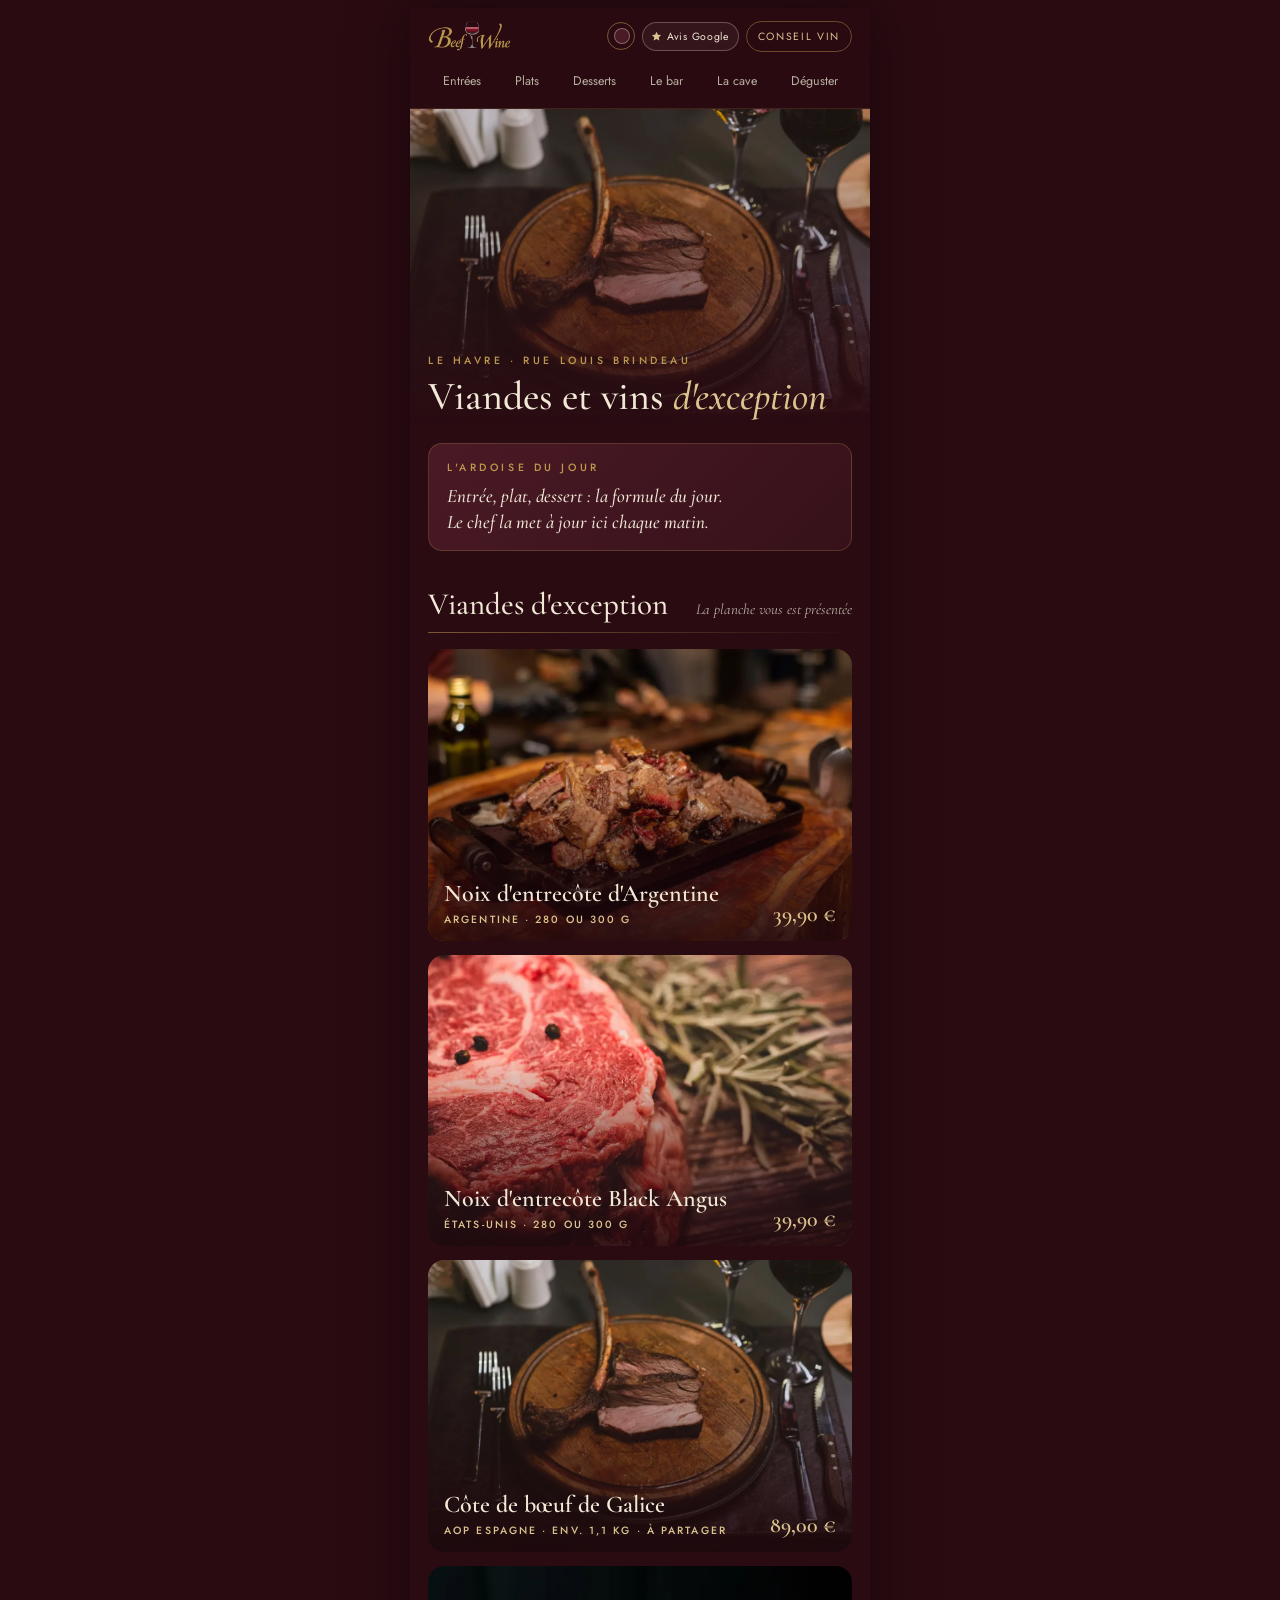
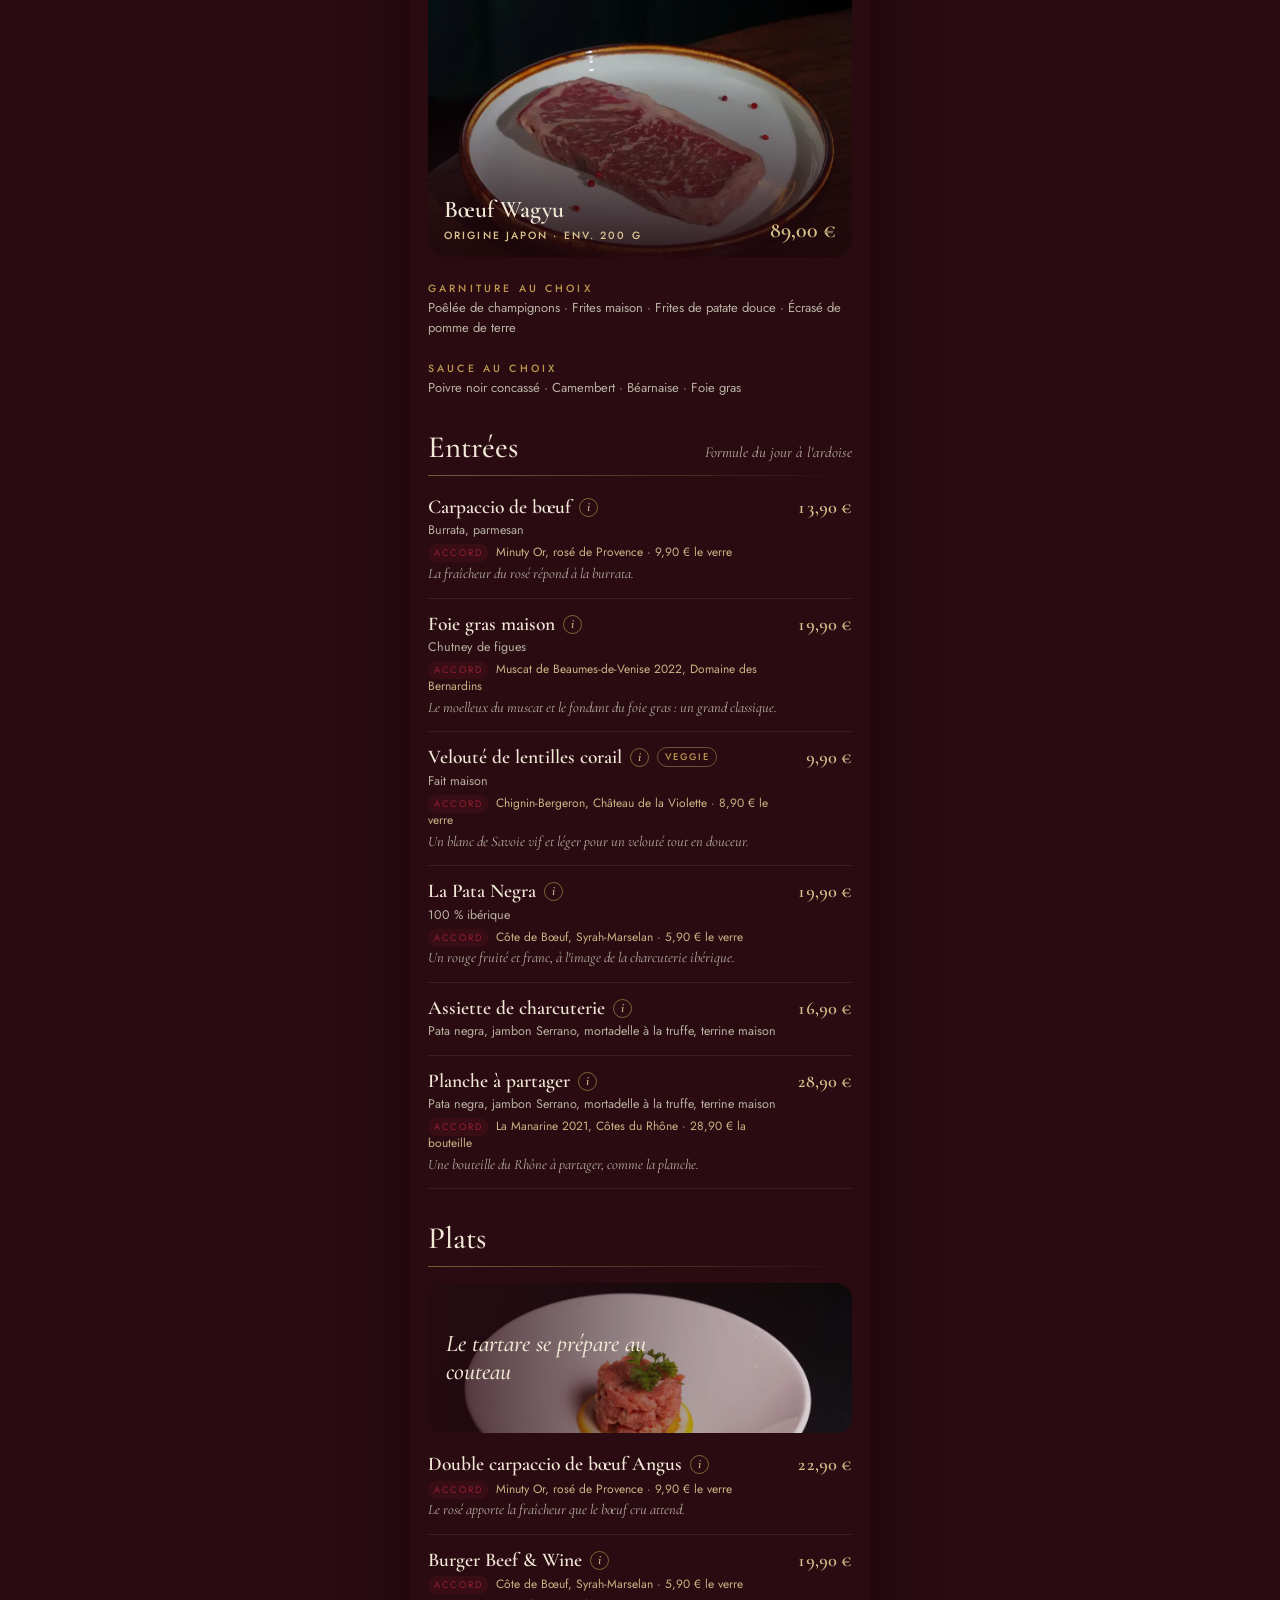
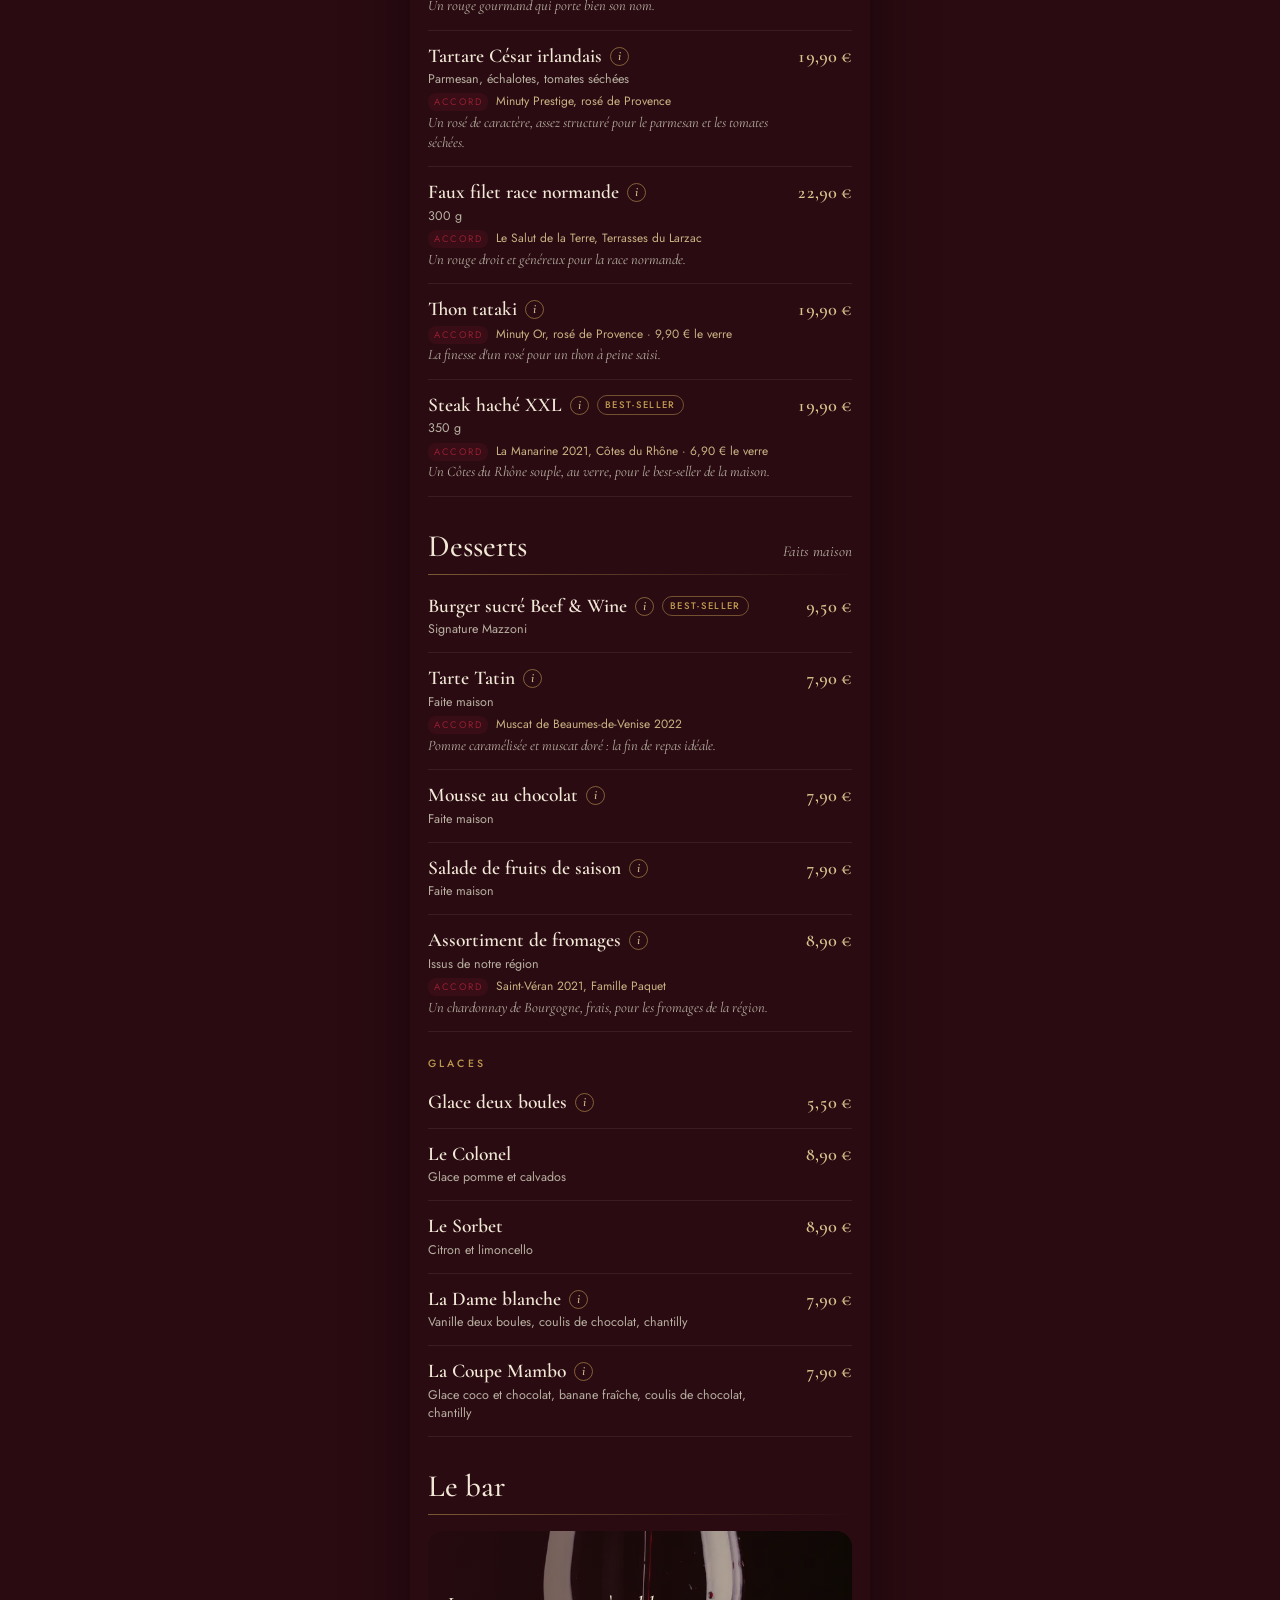
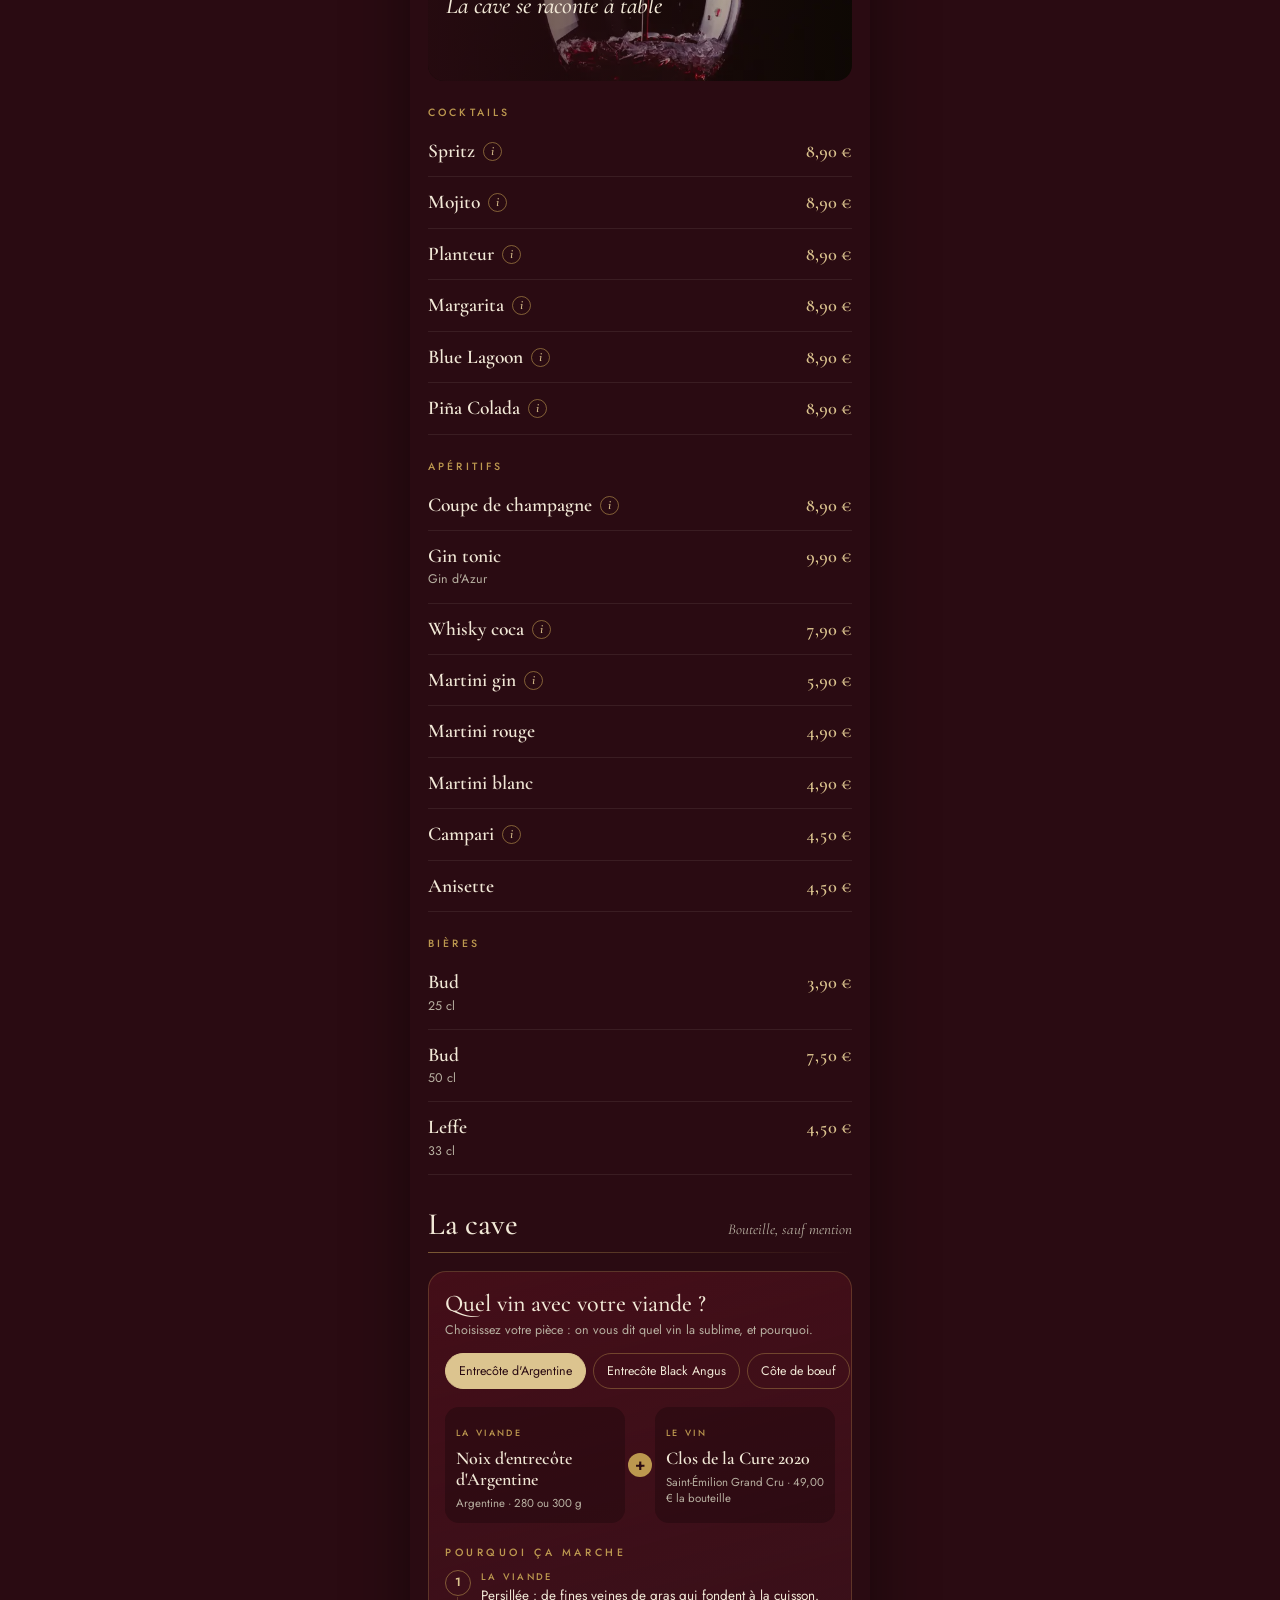
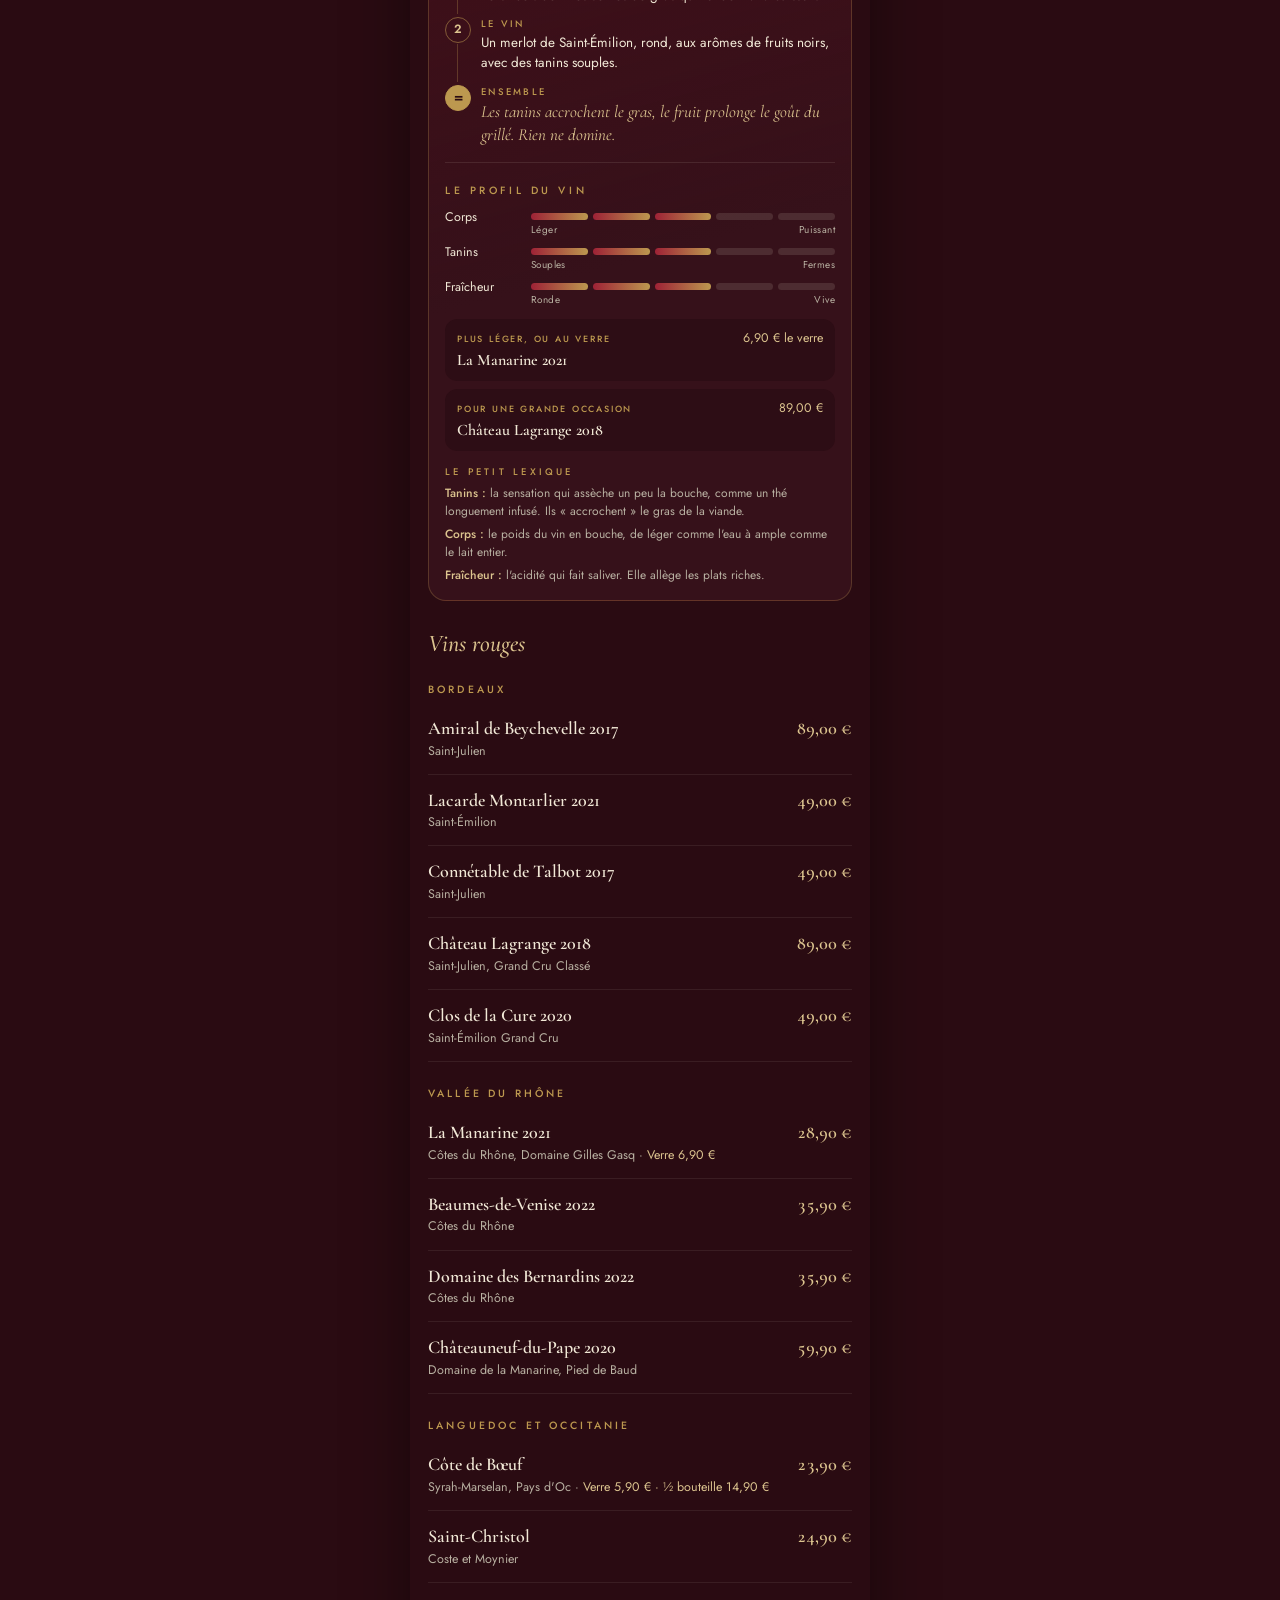
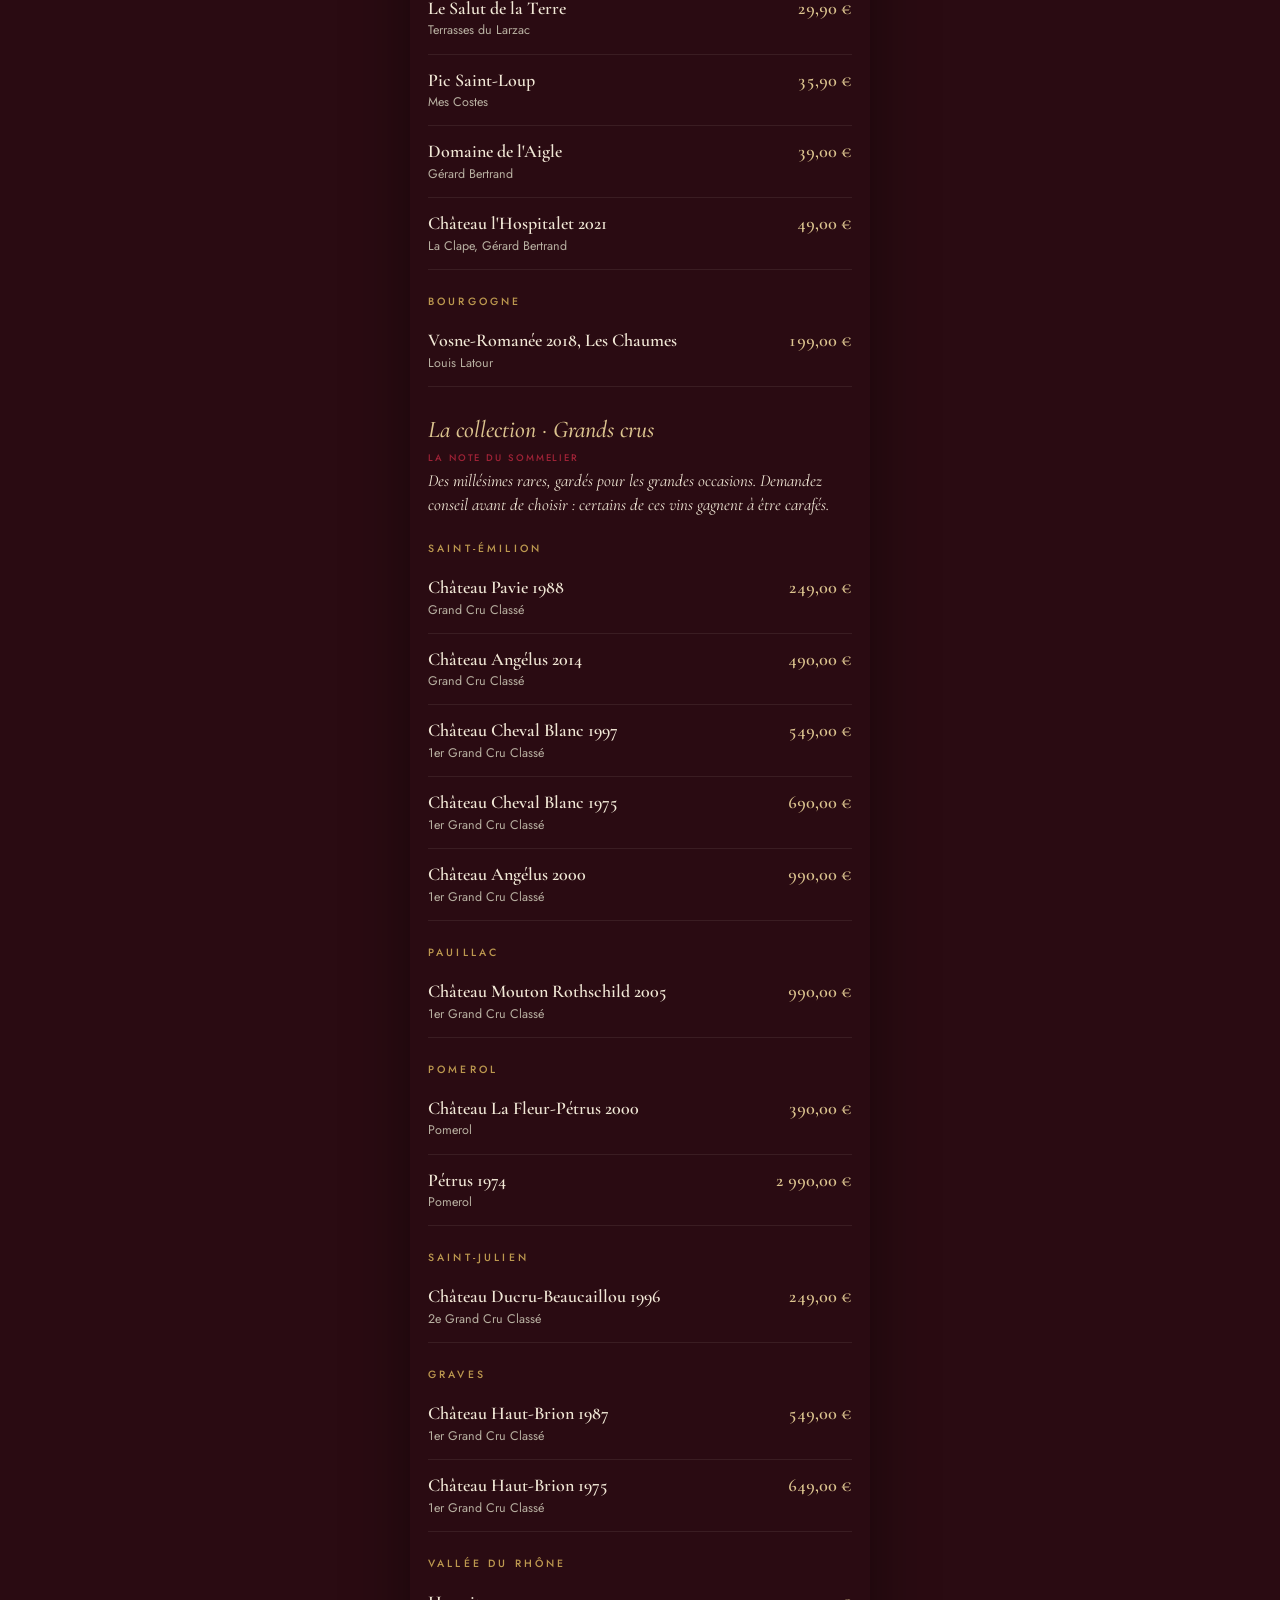
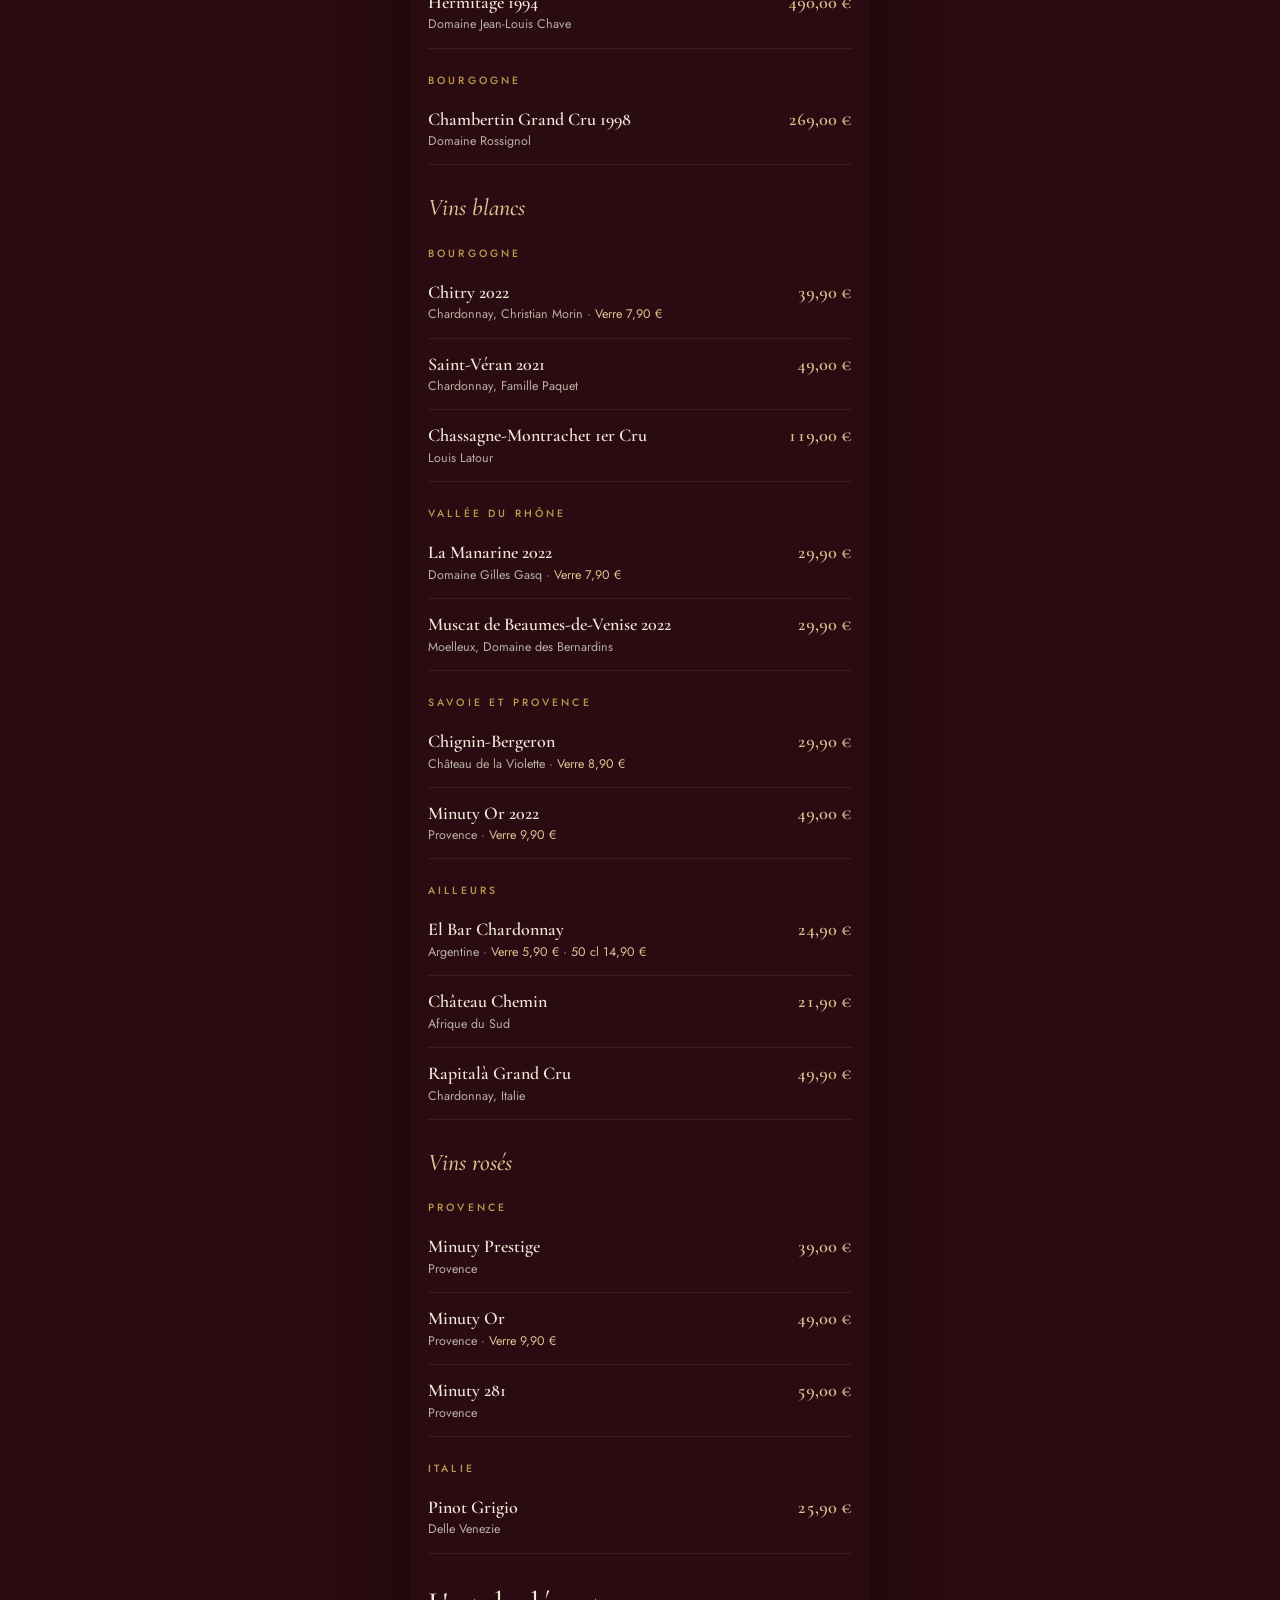
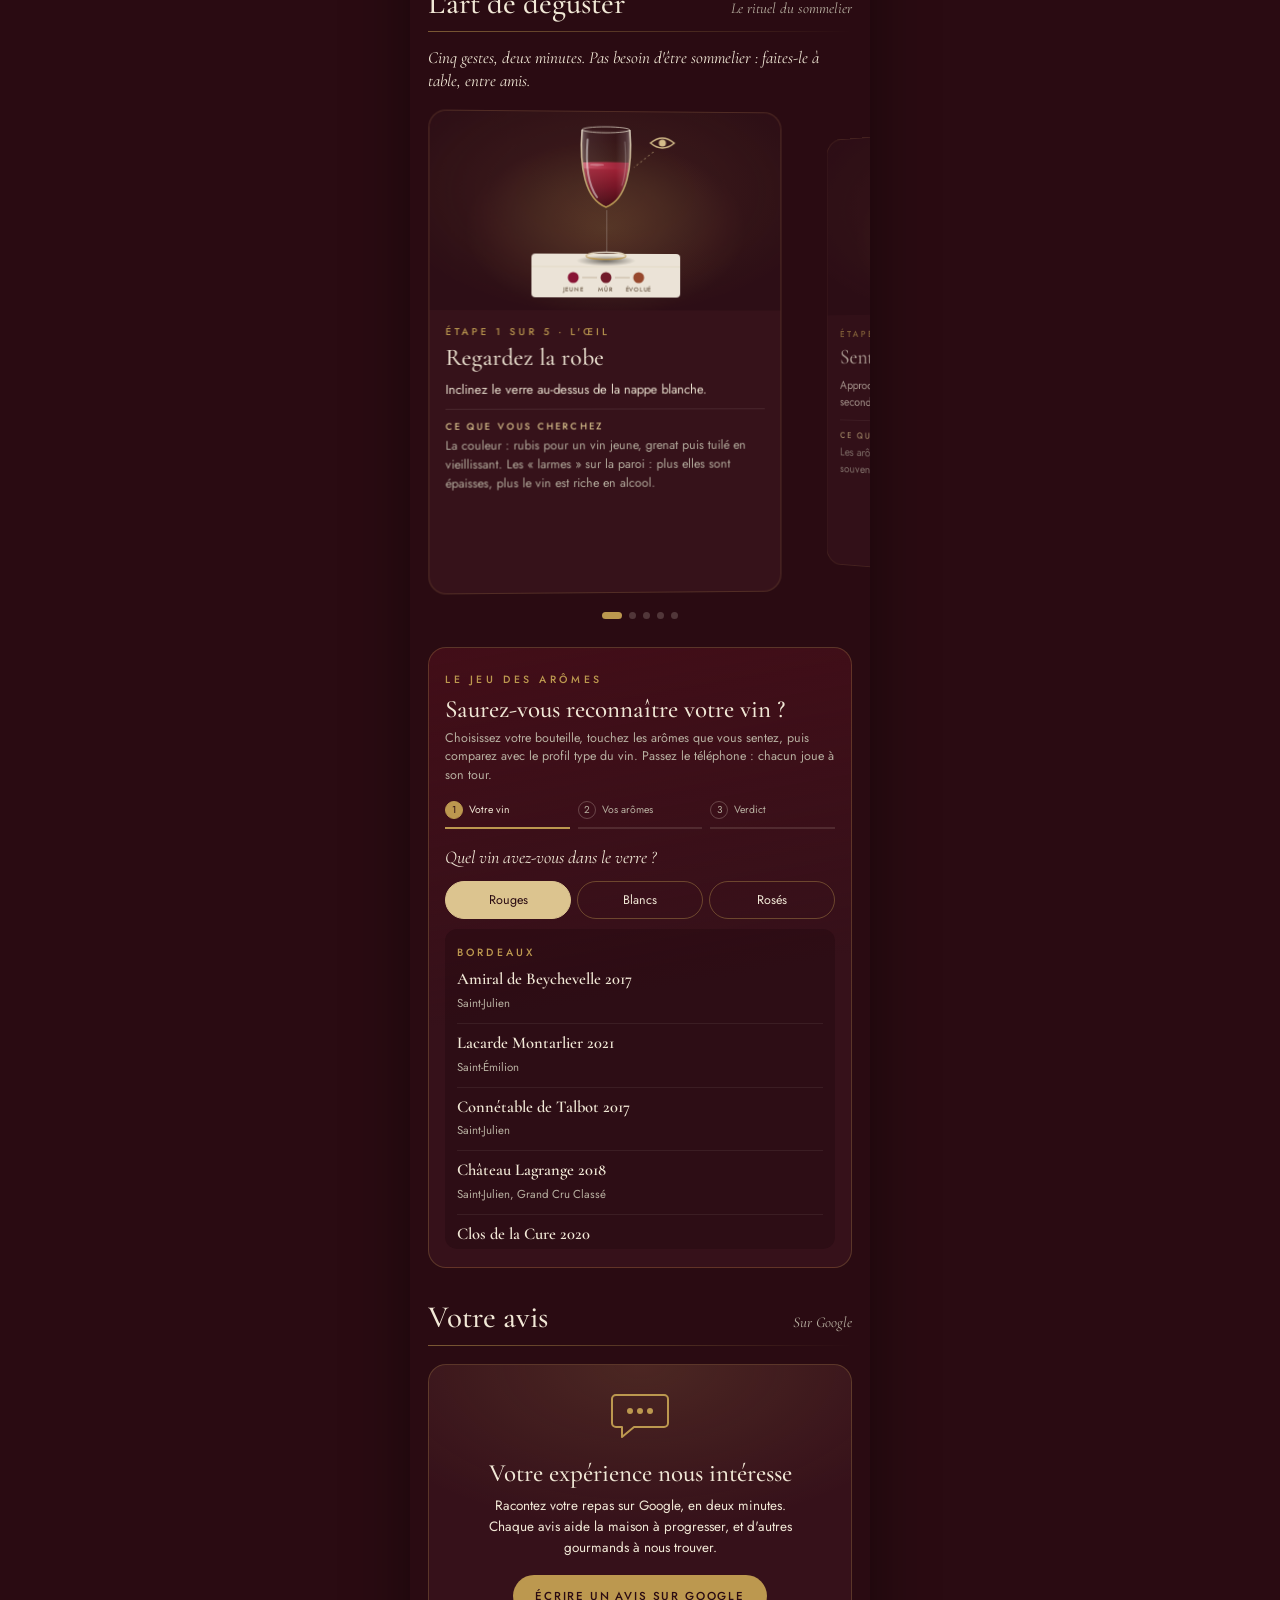
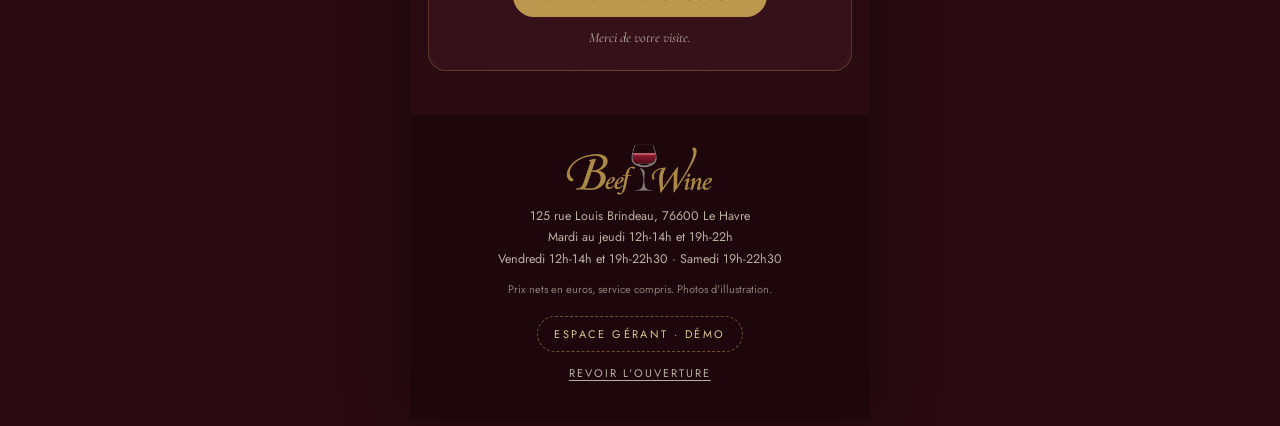
<file: bordeaux/index.html>
<!doctype html><html lang="fr"><head><meta charset="utf-8"><meta name="robots" content="noindex,nofollow"><meta http-equiv="refresh" content="0;url=../"><script>location.replace("../")</script></head><body></body></html>
</file>
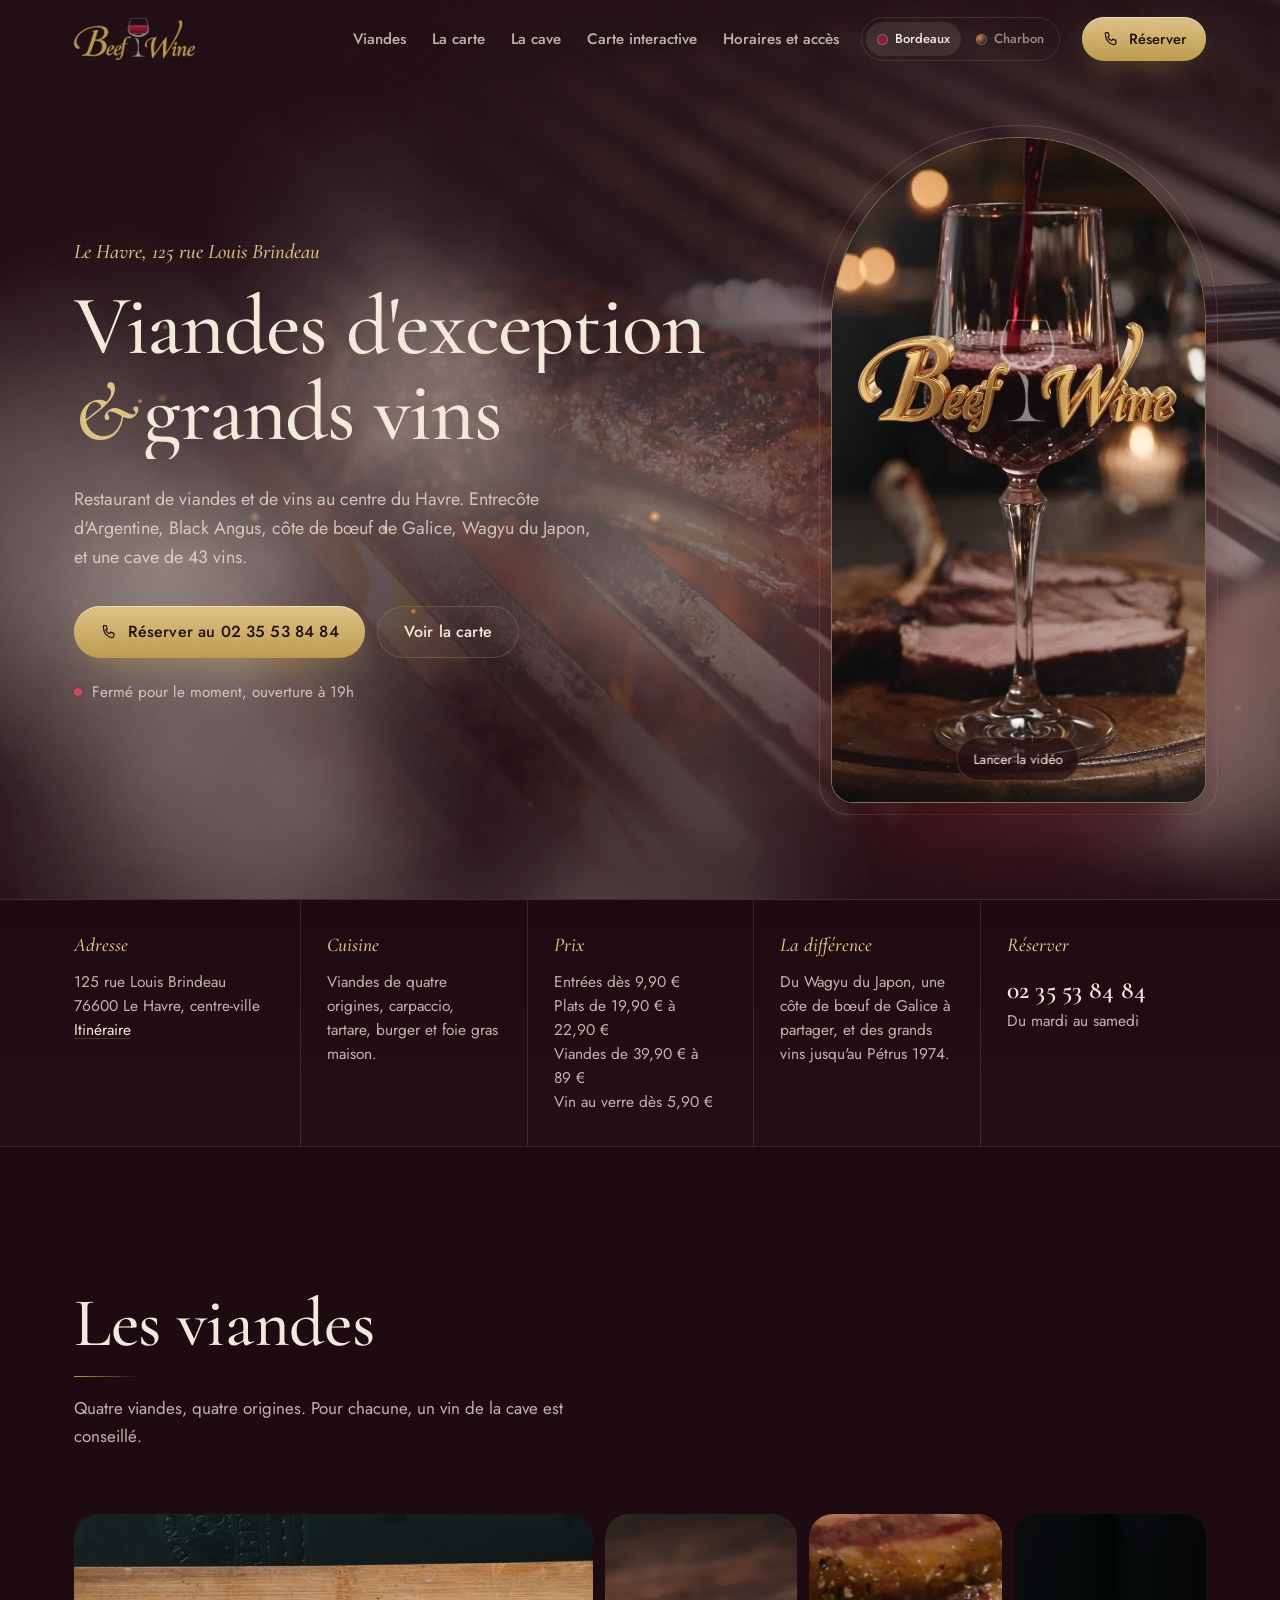
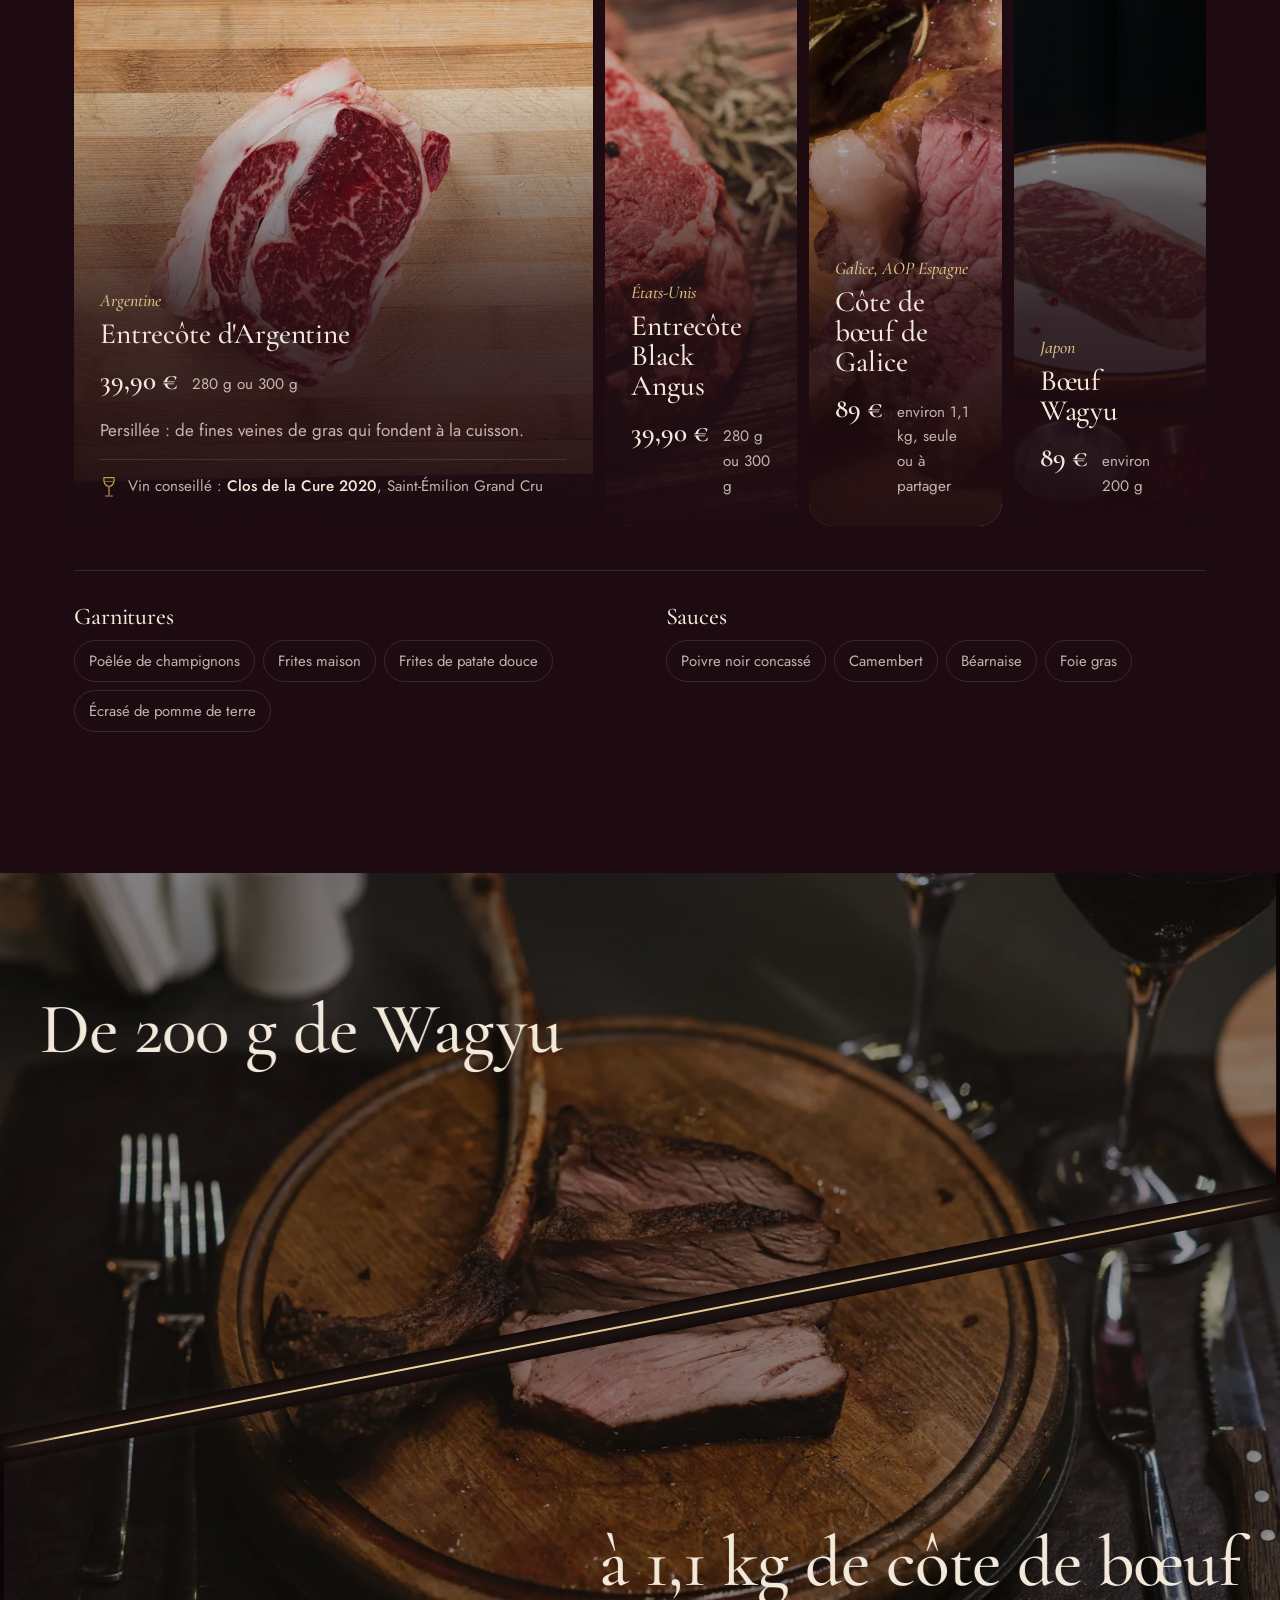
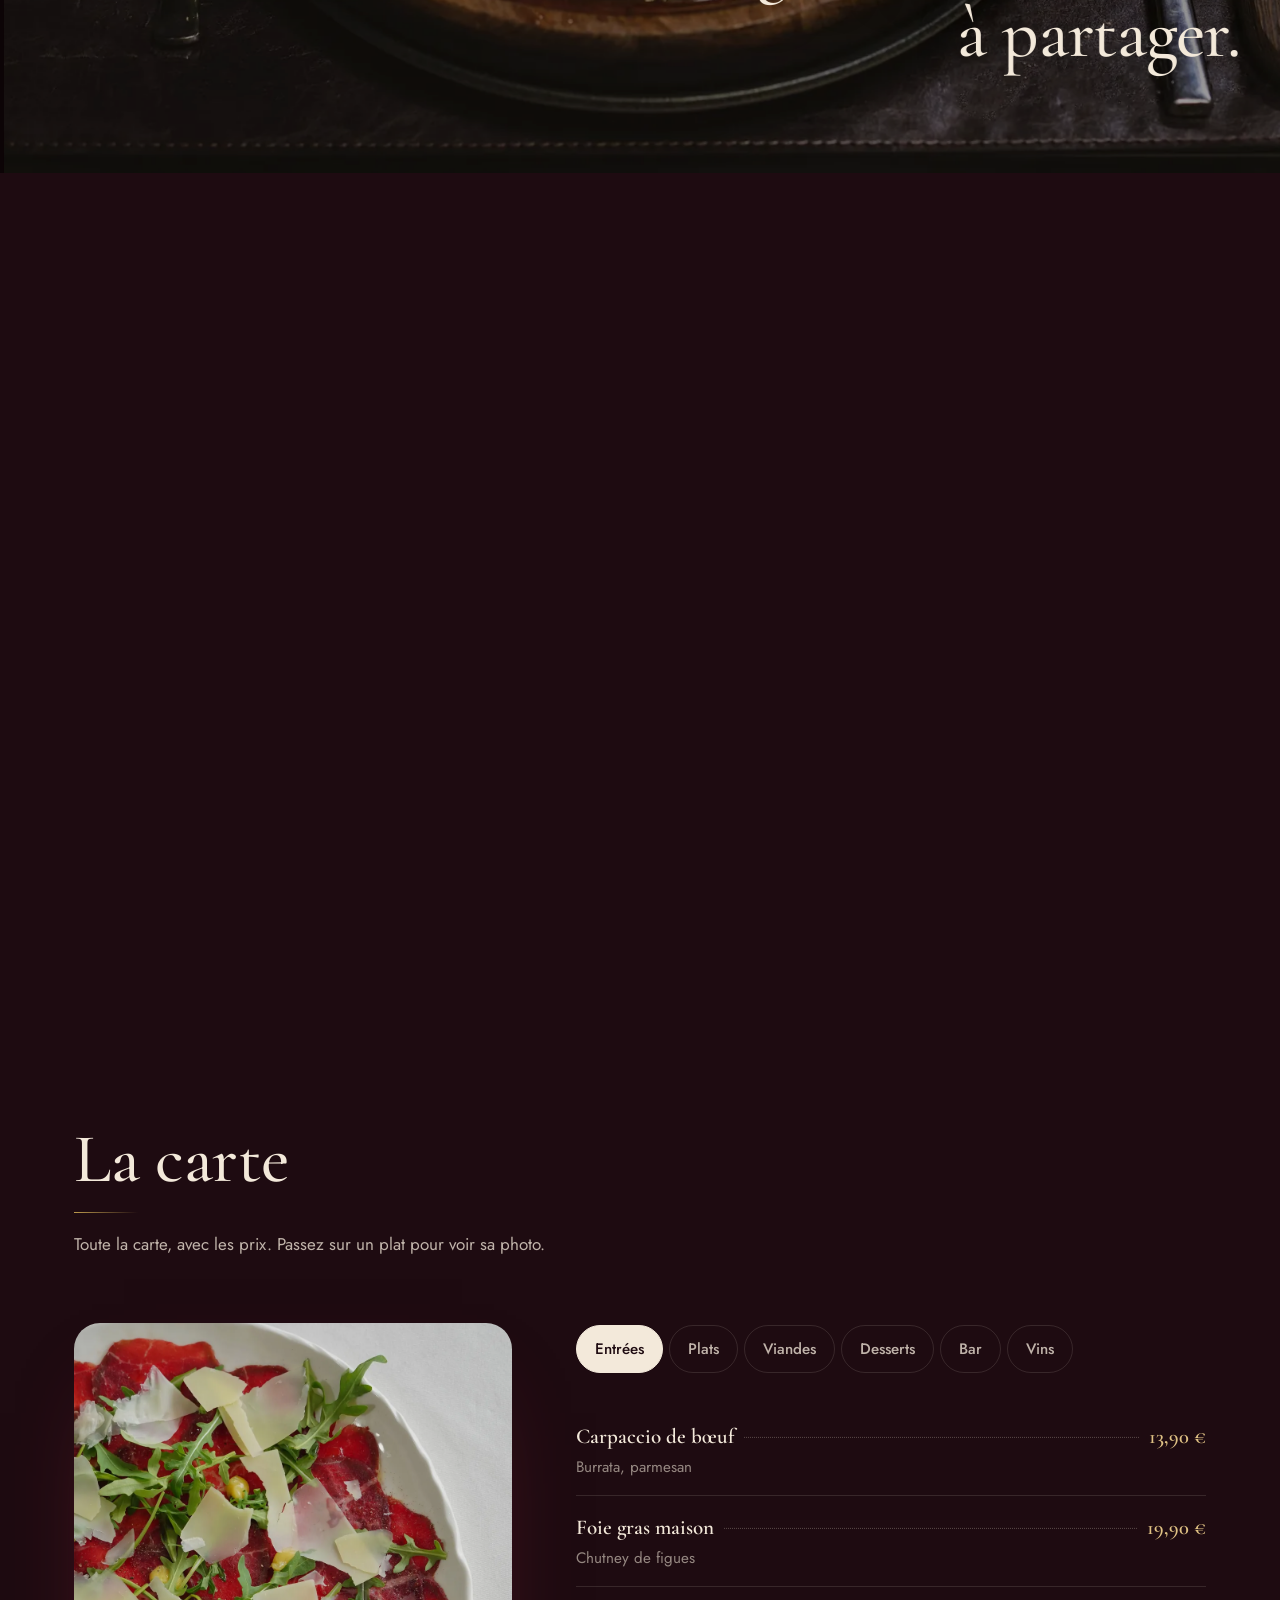
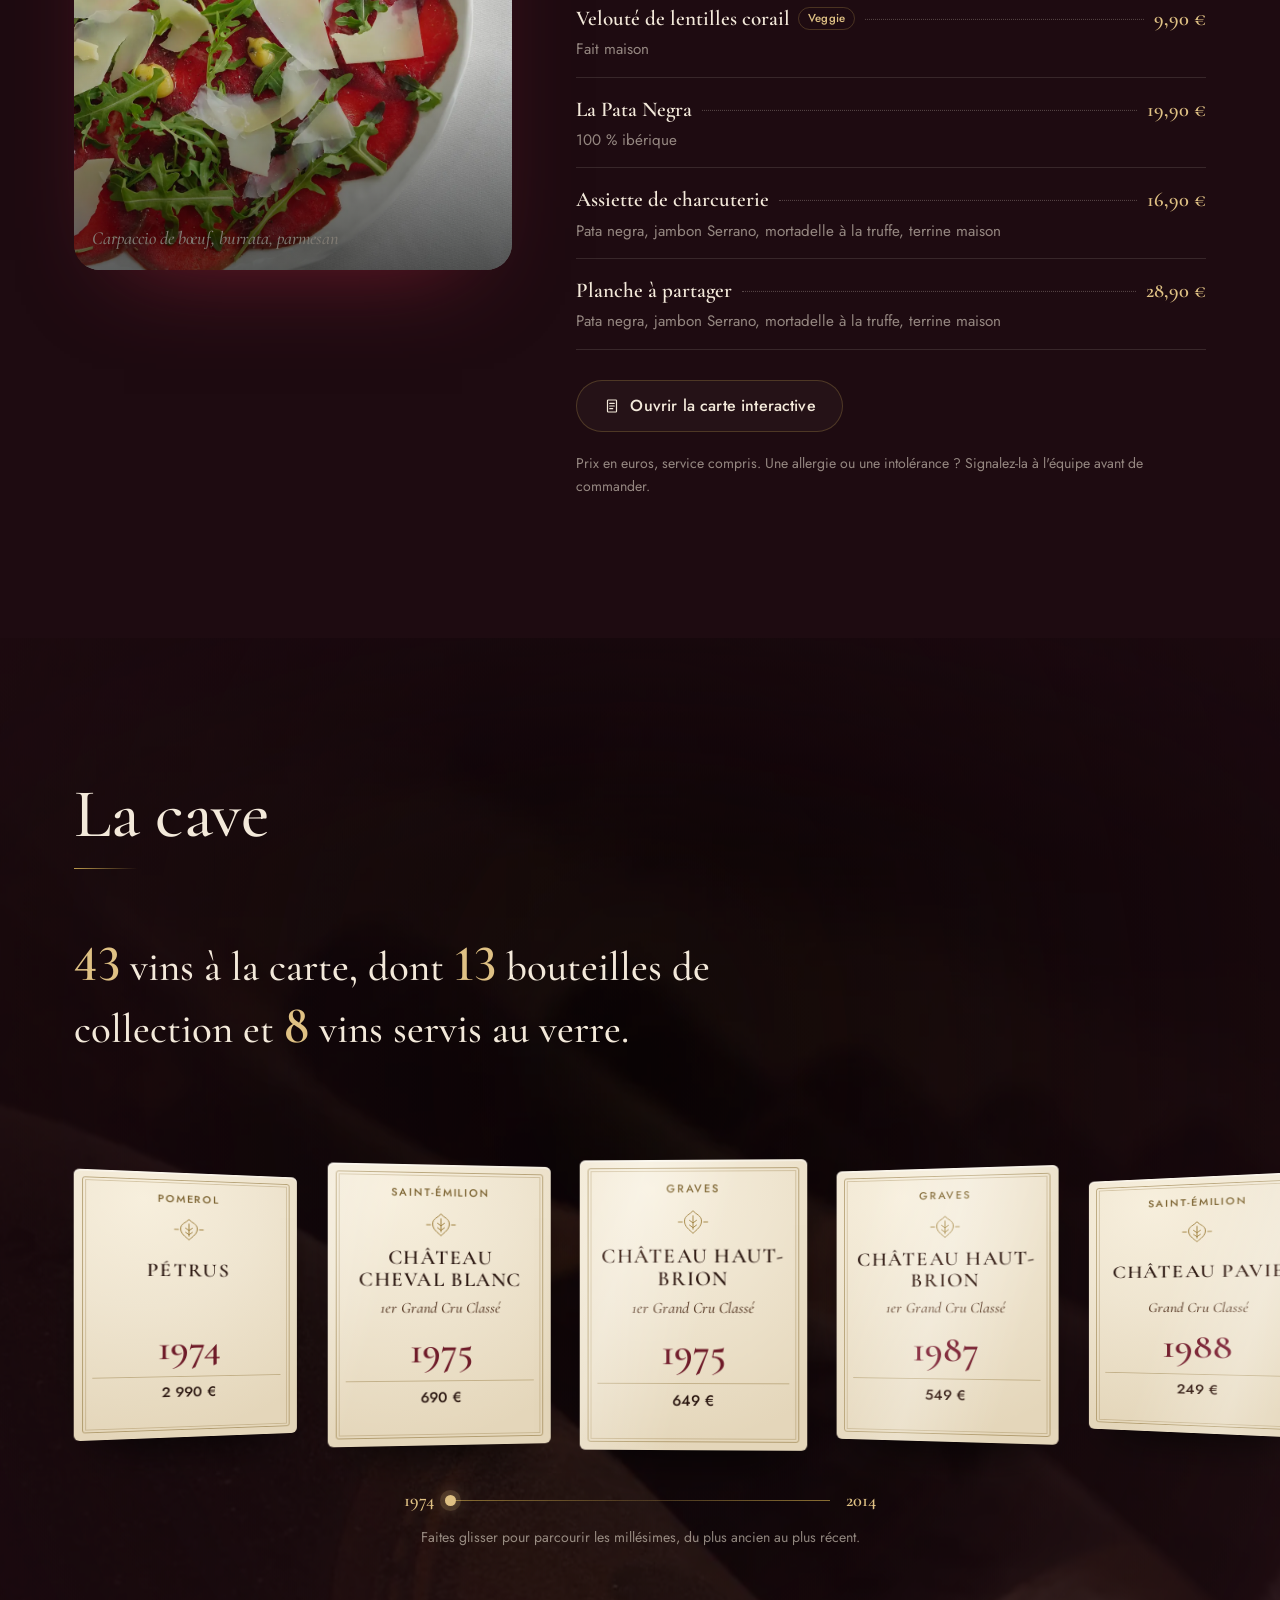
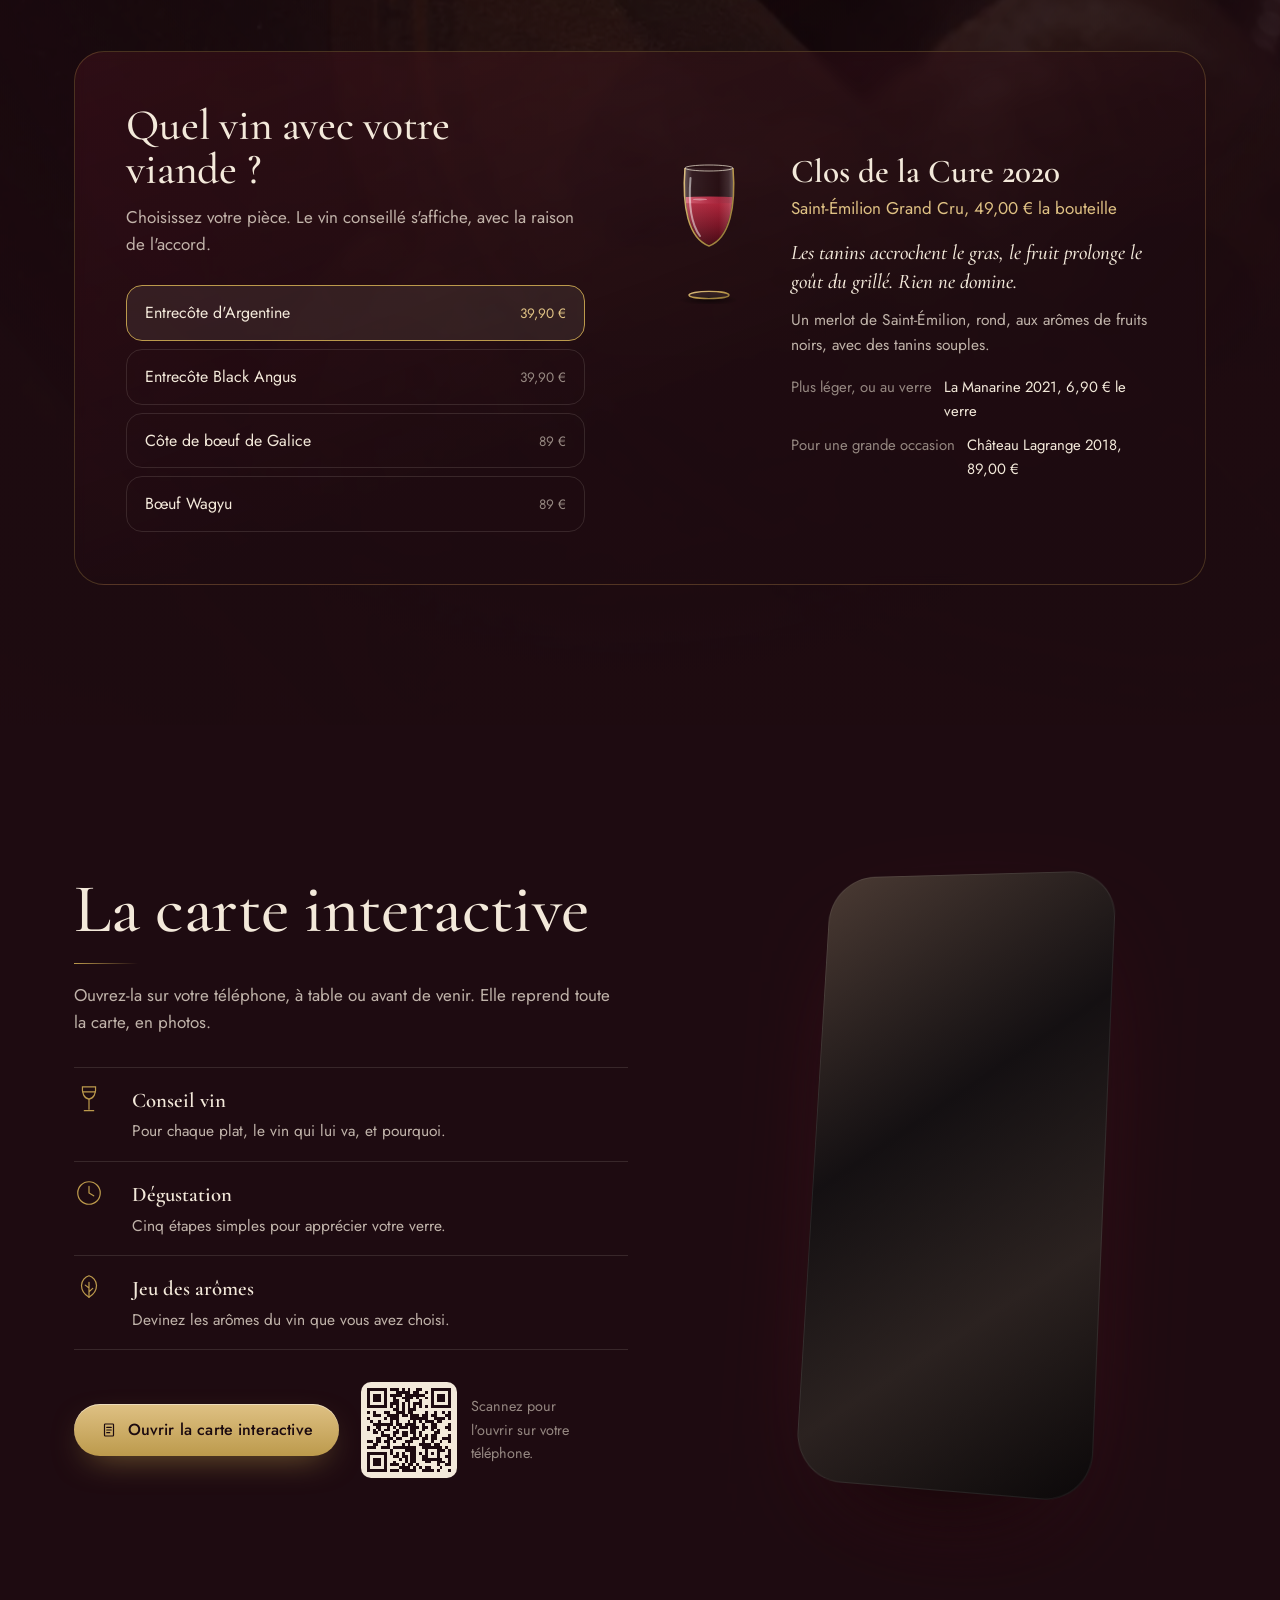
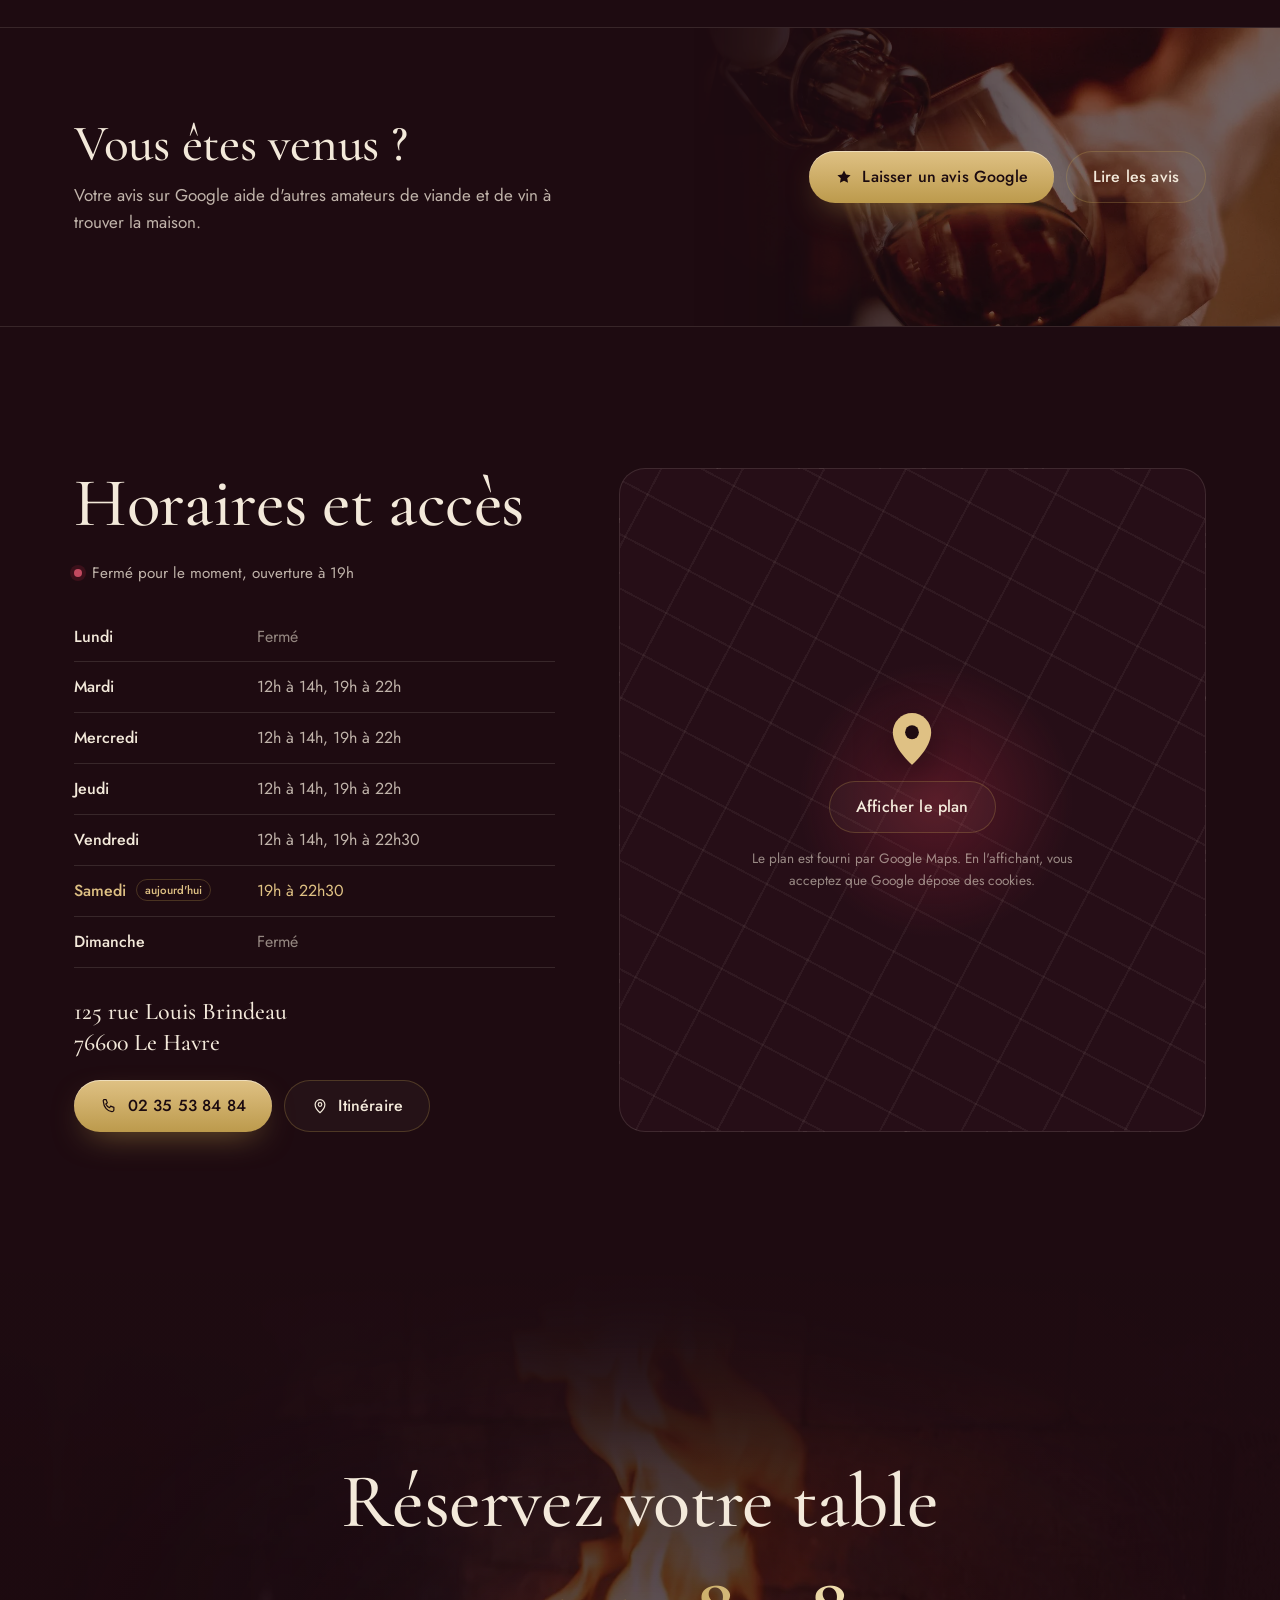
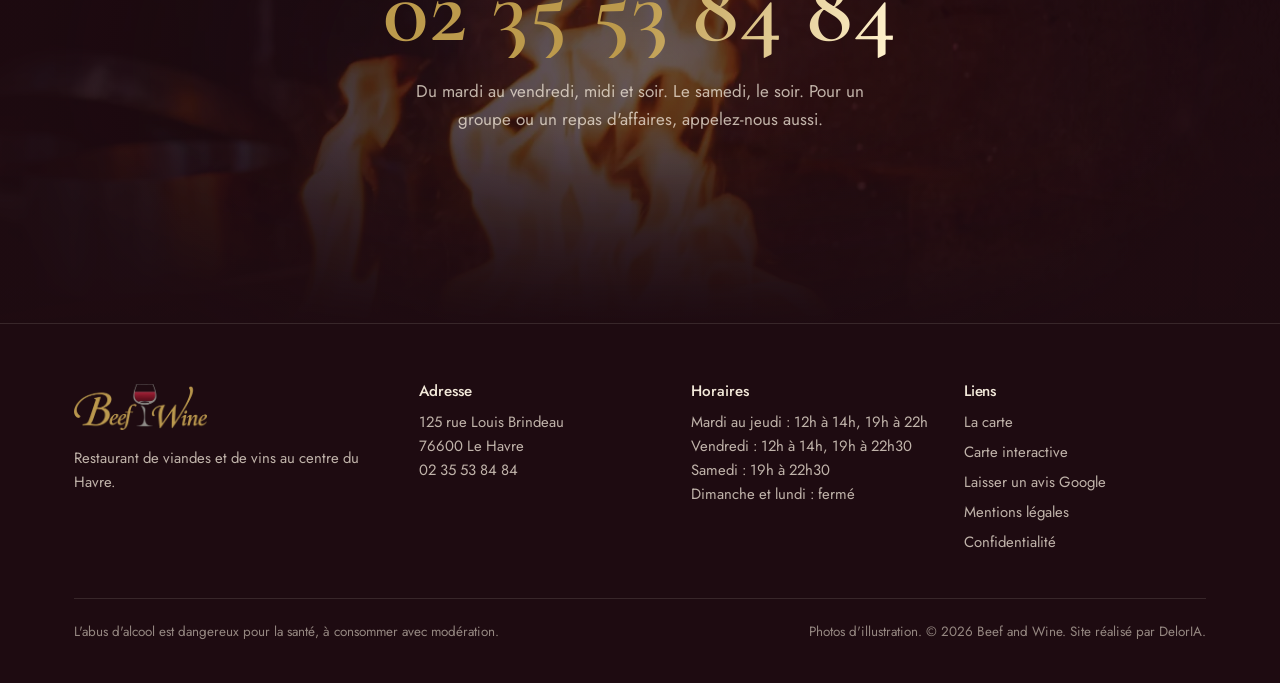
<file: site/index.html>
<!doctype html>
<html lang="fr" data-theme="bordeaux">
<head>
<meta charset="utf-8">
<meta name="viewport" content="width=device-width, initial-scale=1, viewport-fit=cover">
<title>Beef and Wine, restaurant de viandes et de vins au Havre</title>
<meta name="description" content="Viandes d&#x27;exception et grands vins au centre du Havre, 125 rue Louis Brindeau. Entrecôte d&#x27;Argentine, Black Angus, côte de bœuf de Galice, Wagyu. Réservation au 02 35 53 84 84.">
<link rel="canonical" href="https://tomhodet.github.io/beefandwine/site/">
<meta name="theme-color" content="#1E0B11">
<meta property="og:type" content="restaurant">
<meta property="og:locale" content="fr_FR">
<meta property="og:site_name" content="Beef and Wine">
<meta property="og:title" content="Beef and Wine, restaurant de viandes et de vins au Havre">
<meta property="og:description" content="Viandes d&#x27;exception et grands vins au centre du Havre, 125 rue Louis Brindeau. Entrecôte d&#x27;Argentine, Black Angus, côte de bœuf de Galice, Wagyu. Réservation au 02 35 53 84 84.">
<meta property="og:url" content="https://tomhodet.github.io/beefandwine/site/">
<meta property="og:image" content="https://tomhodet.github.io/beefandwine/site/img/og.jpg">
<meta property="og:image:width" content="1200"><meta property="og:image:height" content="630">
<meta name="twitter:card" content="summary_large_image">
<link rel="icon" type="image/png" sizes="32x32" href="img/favicon-32.png">
<link rel="apple-touch-icon" href="img/apple-touch-icon.png">
<link rel="preload" href="fonts/CormorantGaramond-500.woff2" as="font" type="font/woff2" crossorigin>
<link rel="preload" href="fonts/Jost-400.woff2" as="font" type="font/woff2" crossorigin>
<link rel="preload" as="image" href="img/hero.webp" media="(min-width: 900px)">
<link rel="preload" as="image" href="img/video-poster.webp" media="(max-width: 899px)">
<link rel="stylesheet" href="site.css?v=1">
<script>document.documentElement.classList.add('js');try{var t=localStorage.getItem('bw-site-theme');if(t==='charbon'||t==='bordeaux')document.documentElement.dataset.theme=t}catch(e){}</script>
</head>
<body>
<a class="skip" href="#contenu">Aller au contenu</a>
<div class="progress" aria-hidden="true"></div>
<header class="hdr">
 <div class="wrap hdr-in">
  <a class="brand" href="#accueil" aria-label="Beef and Wine, accueil"><img src="img/logo-sm.webp" alt="Beef and Wine" width="560" height="194"></a>
  <nav class="nav" aria-label="Navigation principale">
   <a href="#viandes">Viandes</a><a href="#carte">La carte</a><a href="#cave">La cave</a><a href="#appli">Carte interactive</a><a href="#infos">Horaires et accès</a>
  </nav>
  <div class="theme" role="group" aria-label="Ambiance du site"><button type="button" data-t="bordeaux" aria-pressed="true"><i></i><span>Bordeaux</span></button><button type="button" data-t="charbon" aria-pressed="false"><i></i><span>Charbon</span></button></div>
  <a class="btn btn-gold hdr-call" href="tel:+33235538484"><svg viewBox="0 0 24 24" fill="none" stroke="currentColor" stroke-width="1.6" stroke-linecap="round" stroke-linejoin="round" aria-hidden="true"><path d="M5 3.5h3.2l1.6 4.3-2.1 1.4a11 11 0 0 0 5.1 5.1l1.4-2.1 4.3 1.6V17a2.5 2.5 0 0 1-2.7 2.5C10 19 5 14 4.5 6.2A2.5 2.5 0 0 1 5 3.5Z"/></svg><span>Réserver</span></a>
  <button class="burger" type="button" aria-label="Ouvrir le menu" aria-expanded="false" aria-controls="drawer"><span></span></button>
 </div>
</header>
<div class="drawer" id="drawer" aria-hidden="true">
 <button class="drawer-x" type="button" aria-label="Fermer le menu">×</button>
 <nav aria-label="Navigation mobile">
  <a href="#viandes">Viandes</a><a href="#carte">La carte</a><a href="#cave">La cave</a><a href="#appli">Carte interactive</a><a href="#infos">Horaires et accès</a><a href="#avis">Votre avis</a>
 </nav>
 <div class="drawer-foot"><div class="theme" role="group" aria-label="Ambiance du site"><button type="button" data-t="bordeaux" aria-pressed="true"><i></i><span>Bordeaux</span></button><button type="button" data-t="charbon" aria-pressed="false"><i></i><span>Charbon</span></button></div><a class="btn btn-gold" href="tel:+33235538484"><svg viewBox="0 0 24 24" fill="none" stroke="currentColor" stroke-width="1.6" stroke-linecap="round" stroke-linejoin="round" aria-hidden="true"><path d="M5 3.5h3.2l1.6 4.3-2.1 1.4a11 11 0 0 0 5.1 5.1l1.4-2.1 4.3 1.6V17a2.5 2.5 0 0 1-2.7 2.5C10 19 5 14 4.5 6.2A2.5 2.5 0 0 1 5 3.5Z"/></svg><span>Réserver au 02 35 53 84 84</span></a></div>
</div>
<main id="contenu">

<section class="hero" id="accueil" aria-label="Accueil">
 <div class="hero-photo" aria-hidden="true"><img src="img/hero.webp" alt="" width="2400" height="1600" fetchpriority="high"></div>
 <div class="hero-shade" aria-hidden="true"></div>
 <canvas class="smoke" data-smoke="hero" aria-hidden="true"></canvas>
 <div class="wrap hero-grid">
  <div class="hero-copy">
   <p class="hero-where">Le Havre, 125 rue Louis Brindeau</p>
   <h1><span class="ln"><span>Viandes d'exception</span></span><span class="ln"><span><span class="amp">&amp;</span>grands vins</span></span></h1>
   <p class="hero-lead">Restaurant de viandes et de vins au centre du Havre. Entrecôte d'Argentine, Black Angus, côte de bœuf de Galice, Wagyu du Japon, et une cave de 43 vins.</p>
   <div class="hero-cta"><a class="btn btn-gold" href="tel:+33235538484"><svg viewBox="0 0 24 24" fill="none" stroke="currentColor" stroke-width="1.6" stroke-linecap="round" stroke-linejoin="round" aria-hidden="true"><path d="M5 3.5h3.2l1.6 4.3-2.1 1.4a11 11 0 0 0 5.1 5.1l1.4-2.1 4.3 1.6V17a2.5 2.5 0 0 1-2.7 2.5C10 19 5 14 4.5 6.2A2.5 2.5 0 0 1 5 3.5Z"/></svg><span>Réserver au 02 35 53 84 84</span></a><a class="btn btn-line" href="#carte">Voir la carte</a></div>
   <p class="status" data-status><i></i><span>Ouvert du mardi au samedi</span></p>
  </div>
  <figure class="arch">
   <div class="arch-in"><video class="hero-video" src="../intro.mp4" poster="img/video-poster.webp" muted playsinline autoplay preload="auto" disablepictureinpicture aria-label="Un verre de vin rouge se remplit devant une côte de bœuf tranchée"></video></div>
   <button class="arch-play" type="button">Lancer la vidéo</button>
  </figure>
 </div>
</section>

<section class="ess" aria-labelledby="ess-t">
 <h2 id="ess-t" class="sr">L'essentiel</h2>
 <div class="wrap">
  <dl class="ess-list">
   <div><dt>Adresse</dt><dd>125 rue Louis Brindeau<br>76600 Le Havre, centre-ville<br><a href="https://www.google.com/maps/dir/?api=1&destination=Beef%20and%20Wine%2C%20125%20rue%20Louis%20Brindeau%2C%2076600%20Le%20Havre&destination_place_id=ChIJixuZKxsv4EcR_pbQuk3dGVc" target="_blank" rel="noopener">Itinéraire</a></dd></div>
   <div><dt>Cuisine</dt><dd>Viandes de quatre origines, carpaccio, tartare, burger et foie gras maison.</dd></div>
   <div><dt>Prix</dt><dd>Entrées dès 9,90 €<br>Plats de 19,90 € à 22,90 €<br>Viandes de 39,90 € à 89 €<br>Vin au verre dès 5,90 €</dd></div>
   <div><dt>La différence</dt><dd>Du Wagyu du Japon, une côte de bœuf de Galice à partager, et des grands vins jusqu'au Pétrus 1974.</dd></div>
   <div><dt>Réserver</dt><dd><a class="tel" href="tel:+33235538484">02 35 53 84 84</a><br>Du mardi au samedi</dd></div>
  </dl>
 </div>
</section>

<section class="sec" id="viandes" aria-labelledby="viandes-t">
 <div class="wrap">
  <div class="sec-h"><h2 id="viandes-t">Les viandes</h2><div class="rule"></div><p>Quatre viandes, quatre origines. Pour chacune, un vin de la cave est conseillé.</p></div>
  <div class="meats-row"><article class="meat on" tabindex="0" aria-label="Noix d&#x27;entrecôte d&#x27;Argentine">
<img src="img/argentine.webp" alt="Noix d&#x27;entrecôte d&#x27;Argentine" loading="lazy" decoding="async">
<div class="meat-body"><p class="meat-o">Argentine</p><h3>Entrecôte d&#x27;Argentine</h3>
<p class="meat-p"><b>39,90 €</b><span>280 g ou 300 g</span></p>
<div class="meat-more"><div><p>Persillée : de fines veines de gras qui fondent à la cuisson.</p><p class="meat-wine"><svg viewBox="0 0 20 26" fill="none" stroke="currentColor" stroke-width="1.4" stroke-linecap="round" aria-hidden="true"><path d="M4 2h12c.6 5.5-1.6 9.6-6 10.4C5.6 11.6 3.4 7.5 4 2Z"/><path d="M4.4 6.5h11.2" opacity=".6"/><path d="M10 12.4V22M6 23.6h8"/></svg><span>Vin conseillé : <b>Clos de la Cure 2020</b>, Saint-Émilion Grand Cru</span></p></div></div></div>
</article><article class="meat" tabindex="0" aria-label="Noix d&#x27;entrecôte Black Angus">
<img src="img/angus.webp" alt="Noix d&#x27;entrecôte Black Angus" loading="lazy" decoding="async">
<div class="meat-body"><p class="meat-o">États-Unis</p><h3>Entrecôte Black Angus</h3>
<p class="meat-p"><b>39,90 €</b><span>280 g ou 300 g</span></p>
<div class="meat-more"><div><p>Très persillée, au goût de bœuf intense et généreux.</p><p class="meat-wine"><svg viewBox="0 0 20 26" fill="none" stroke="currentColor" stroke-width="1.4" stroke-linecap="round" aria-hidden="true"><path d="M4 2h12c.6 5.5-1.6 9.6-6 10.4C5.6 11.6 3.4 7.5 4 2Z"/><path d="M4.4 6.5h11.2" opacity=".6"/><path d="M10 12.4V22M6 23.6h8"/></svg><span>Vin conseillé : <b>Château l&#x27;Hospitalet 2021</b>, La Clape, Gérard Bertrand</span></p></div></div></div>
</article><article class="meat" tabindex="0" aria-label="Côte de bœuf de Galice">
<img src="img/tranches.webp" alt="Côte de bœuf de Galice" loading="lazy" decoding="async">
<div class="meat-body"><p class="meat-o">Galice, AOP Espagne</p><h3>Côte de bœuf de Galice</h3>
<p class="meat-p"><b>89 €</b><span>environ 1,1 kg, seule ou à partager</span></p>
<div class="meat-more"><div><p>Une croûte bien grillée et un gras fondant autour de l&#x27;os.</p><p class="meat-wine"><svg viewBox="0 0 20 26" fill="none" stroke="currentColor" stroke-width="1.4" stroke-linecap="round" aria-hidden="true"><path d="M4 2h12c.6 5.5-1.6 9.6-6 10.4C5.6 11.6 3.4 7.5 4 2Z"/><path d="M4.4 6.5h11.2" opacity=".6"/><path d="M10 12.4V22M6 23.6h8"/></svg><span>Vin conseillé : <b>Amiral de Beychevelle 2017</b>, Saint-Julien</span></p></div></div></div>
</article><article class="meat" tabindex="0" aria-label="Bœuf Wagyu">
<img src="img/wagyu.webp" alt="Bœuf Wagyu" loading="lazy" decoding="async">
<div class="meat-body"><p class="meat-o">Japon</p><h3>Bœuf Wagyu</h3>
<p class="meat-p"><b>89 €</b><span>environ 200 g</span></p>
<div class="meat-more"><div><p>Le gras est partout : la texture est fondante, presque beurrée.</p><p class="meat-wine"><svg viewBox="0 0 20 26" fill="none" stroke="currentColor" stroke-width="1.4" stroke-linecap="round" aria-hidden="true"><path d="M4 2h12c.6 5.5-1.6 9.6-6 10.4C5.6 11.6 3.4 7.5 4 2Z"/><path d="M4.4 6.5h11.2" opacity=".6"/><path d="M10 12.4V22M6 23.6h8"/></svg><span>Vin conseillé : <b>Vosne-Romanée 2018, Les Chaumes</b>, Bourgogne, Louis Latour</span></p></div></div></div>
</article></div>
  <div class="sides"><div><h3>Garnitures</h3><ul><li>Poêlée de champignons</li><li>Frites maison</li><li>Frites de patate douce</li><li>Écrasé de pomme de terre</li></ul></div><div><h3>Sauces</h3><ul><li>Poivre noir concassé</li><li>Camembert</li><li>Béarnaise</li><li>Foie gras</li></ul></div></div>
 </div>
</section>

<section class="cut" aria-label="De 200 g de Wagyu à 1,1 kg de côte de bœuf à partager">
 <div class="cut-stick">
  <div class="cut-half cut-a" aria-hidden="true"><img src="img/cote.webp" alt="" loading="lazy" decoding="async"><p class="cut-q cut-qa">De 200 g de Wagyu</p></div>
  <div class="cut-half cut-b" aria-hidden="true"><img src="img/cote.webp" alt="" loading="lazy" decoding="async"><p class="cut-q cut-qb">à 1,1 kg de côte de bœuf à partager.</p></div>
  <div class="cut-line" aria-hidden="true"><i></i></div>
  <svg class="knife" viewBox="0 0 600 100" aria-hidden="true">
<defs>
<linearGradient id="kb" x1="0" y1="0" x2="0" y2="1"><stop offset="0" stop-color="#fbfbfb"/><stop offset=".22" stop-color="#d9dde2"/><stop offset=".55" stop-color="#a3a9b1"/><stop offset=".78" stop-color="#e8ebee"/><stop offset="1" stop-color="#7b8189"/></linearGradient>
<linearGradient id="kr" x1="0" y1="0" x2="1" y2="0"><stop offset="0" stop-color="#fff" stop-opacity="0"/><stop offset=".45" stop-color="#fff" stop-opacity=".55"/><stop offset=".6" stop-color="#fff" stop-opacity="0"/></linearGradient>
<linearGradient id="kh" x1="0" y1="0" x2="0" y2="1"><stop offset="0" stop-color="#5b3826"/><stop offset=".5" stop-color="#2d1a11"/><stop offset="1" stop-color="#150b07"/></linearGradient>
<linearGradient id="kbo" x1="0" y1="0" x2="1" y2="0"><stop offset="0" stop-color="#8a8f95"/><stop offset=".5" stop-color="#eef0f2"/><stop offset="1" stop-color="#6b7076"/></linearGradient>
</defs>
<path d="M212 22 L584 22 Q597 23 600 30 C561 61 501 79 420 82 L212 82 Z" fill="url(#kb)"/>
<path d="M212 22 L584 22 Q597 23 600 30 C561 61 501 79 420 82 L212 82 Z" fill="url(#kr)"/>
<path d="M214 24.5 L583 24.5" stroke="#fff" stroke-opacity=".85" stroke-width="1.2"/>
<path d="M212 75 L420 75 C500 73 556 57 594 33" fill="none" stroke="#fff" stroke-opacity=".7" stroke-width="1.3"/>
<path d="M212 82 L420 82 C501 79 561 61 600 30" fill="none" stroke="#5c6168" stroke-width="1"/>
<path d="M196 16 Q206 13 215 18 L215 86 Q206 91 196 88 Z" fill="url(#kbo)"/>
<path d="M197 24 L44 30 Q8 32 6 52 Q8 72 44 74 L197 80 Z" fill="url(#kh)"/>
<path d="M46 35 L190 29.5" stroke="#fff" stroke-opacity=".16" stroke-width="2.4" stroke-linecap="round"/>
<g fill="#cfd3d8" stroke="#6b7076" stroke-width="1"><circle cx="68" cy="52" r="4.6"/><circle cx="118" cy="52" r="4.6"/><circle cx="166" cy="52" r="4.6"/></g>
</svg>
 </div>
</section>

<section class="sec" id="carte" aria-labelledby="carte-t">
 <div class="wrap">
  <div class="sec-h"><h2 id="carte-t">La carte</h2><div class="rule"></div><p>Toute la carte, avec les prix.<span class="hov"> Passez sur un plat pour voir sa photo.</span></p></div>
  <div class="carte-grid">
   <figure class="preview" aria-hidden="true"><img src="img/carpaccio.webp" alt="" loading="lazy" decoding="async"><img class="out" src="img/carpaccio.webp" alt="" loading="lazy" decoding="async"><figcaption>Carpaccio de bœuf, burrata, parmesan</figcaption></figure>
   <div>
    <div class="tabs" role="tablist" aria-label="Rubriques de la carte"><button role="tab" id="t-entrees" aria-controls="p-entrees" aria-selected="true" data-img="img/carpaccio.webp" data-cap="Carpaccio de bœuf, burrata, parmesan">Entrées</button><button role="tab" id="t-plats" aria-controls="p-plats" aria-selected="false" data-img="img/burger.webp" data-cap="Burger Beef &amp; Wine" tabindex="-1">Plats</button><button role="tab" id="t-viandes" aria-controls="p-viandes" aria-selected="false" data-img="img/poele.webp" data-cap="Les viandes d&#x27;exception" tabindex="-1">Viandes</button><button role="tab" id="t-desserts" aria-controls="p-desserts" aria-selected="false" data-img="img/dameblanche.webp" data-cap="La Dame blanche" tabindex="-1">Desserts</button><button role="tab" id="t-bar" aria-controls="p-bar" aria-selected="false" data-img="img/cocktail.webp" data-cap="Cocktails et apéritifs" tabindex="-1">Bar</button><button role="tab" id="t-vins" aria-controls="p-vins" aria-selected="false" data-img="img/versage.webp" data-cap="La cave, 43 vins" tabindex="-1">Vins</button></div>
    <div class="panel on" role="tabpanel" id="p-entrees" aria-labelledby="t-entrees" tabindex="0"><h3 class="sr">Entrées</h3><ul class="items"><li class="it" data-img="../img/carpaccio.webp"><div class="it-row"><span class="it-n">Carpaccio de bœuf</span><span class="it-dots"></span><span class="it-p">13,90 €</span></div><p class="it-d">Burrata, parmesan</p></li><li class="it" data-img="../img/foie.webp"><div class="it-row"><span class="it-n">Foie gras maison</span><span class="it-dots"></span><span class="it-p">19,90 €</span></div><p class="it-d">Chutney de figues</p></li><li class="it" data-img="../img/veloute.webp"><div class="it-row"><span class="it-n">Velouté de lentilles corail<span class="it-t">Veggie</span></span><span class="it-dots"></span><span class="it-p">9,90 €</span></div><p class="it-d">Fait maison</p></li><li class="it" data-img="../img/patanegra.webp"><div class="it-row"><span class="it-n">La Pata Negra</span><span class="it-dots"></span><span class="it-p">19,90 €</span></div><p class="it-d">100 % ibérique</p></li><li class="it" data-img="../img/charcuterie.webp"><div class="it-row"><span class="it-n">Assiette de charcuterie</span><span class="it-dots"></span><span class="it-p">16,90 €</span></div><p class="it-d">Pata negra, jambon Serrano, mortadelle à la truffe, terrine maison</p></li><li class="it" data-img="../img/planche.webp"><div class="it-row"><span class="it-n">Planche à partager</span><span class="it-dots"></span><span class="it-p">28,90 €</span></div><p class="it-d">Pata negra, jambon Serrano, mortadelle à la truffe, terrine maison</p></li></ul></div><div class="panel" role="tabpanel" id="p-plats" aria-labelledby="t-plats" tabindex="0"><h3 class="sr">Plats</h3><ul class="items"><li class="it" data-img="../img/dcarpaccio.webp"><div class="it-row"><span class="it-n">Double carpaccio de bœuf Angus</span><span class="it-dots"></span><span class="it-p">22,90 €</span></div></li><li class="it" data-img="../img/burger.webp"><div class="it-row"><span class="it-n">Burger Beef &amp; Wine</span><span class="it-dots"></span><span class="it-p">19,90 €</span></div></li><li class="it" data-img="../img/tartare.webp"><div class="it-row"><span class="it-n">Tartare César irlandais</span><span class="it-dots"></span><span class="it-p">19,90 €</span></div><p class="it-d">Parmesan, échalotes, tomates séchées</p></li><li class="it" data-img="../img/fauxfilet.webp"><div class="it-row"><span class="it-n">Faux filet race normande</span><span class="it-dots"></span><span class="it-p">22,90 €</span></div><p class="it-d">300 g</p></li><li class="it" data-img="../img/tataki.webp"><div class="it-row"><span class="it-n">Thon tataki</span><span class="it-dots"></span><span class="it-p">19,90 €</span></div></li><li class="it" data-img="../img/steakhache.webp"><div class="it-row"><span class="it-n">Steak haché XXL<span class="it-t">Best-seller</span></span><span class="it-dots"></span><span class="it-p">19,90 €</span></div><p class="it-d">350 g</p></li></ul></div><div class="panel" role="tabpanel" id="p-viandes" aria-labelledby="t-viandes" tabindex="0"><h3 class="sr">Viandes</h3><ul class="items"><li class="it" data-img="img/argentine.webp"><div class="it-row"><span class="it-n">Noix d&#x27;entrecôte d&#x27;Argentine</span><span class="it-dots"></span><span class="it-p">39,90 €</span></div><p class="it-d">Argentine, 280 g ou 300 g</p></li><li class="it" data-img="img/angus.webp"><div class="it-row"><span class="it-n">Noix d&#x27;entrecôte Black Angus</span><span class="it-dots"></span><span class="it-p">39,90 €</span></div><p class="it-d">États-Unis, 280 g ou 300 g</p></li><li class="it" data-img="img/tranches.webp"><div class="it-row"><span class="it-n">Côte de bœuf de Galice</span><span class="it-dots"></span><span class="it-p">89 €</span></div><p class="it-d">Galice, AOP Espagne, environ 1,1 kg, seule ou à partager</p></li><li class="it" data-img="img/wagyu.webp"><div class="it-row"><span class="it-n">Bœuf Wagyu</span><span class="it-dots"></span><span class="it-p">89 €</span></div><p class="it-d">Japon, environ 200 g</p></li></ul><h3>Garnitures</h3><p class="note">Poêlée de champignons, Frites maison, Frites de patate douce, Écrasé de pomme de terre.</p><h3>Sauces</h3><p class="note">Poivre noir concassé, Camembert, Béarnaise, Foie gras.</p></div><div class="panel" role="tabpanel" id="p-desserts" aria-labelledby="t-desserts" tabindex="0"><h3 class="sr">Desserts</h3><ul class="items"><li class="it" data-img="../img/burgersucre.webp"><div class="it-row"><span class="it-n">Burger sucré Beef &amp; Wine<span class="it-t">Best-seller</span></span><span class="it-dots"></span><span class="it-p">9,50 €</span></div><p class="it-d">Signature Mazzoni</p></li><li class="it" data-img="../img/tatin.webp"><div class="it-row"><span class="it-n">Tarte Tatin</span><span class="it-dots"></span><span class="it-p">7,90 €</span></div><p class="it-d">Faite maison</p></li><li class="it" data-img="../img/mousse.webp"><div class="it-row"><span class="it-n">Mousse au chocolat</span><span class="it-dots"></span><span class="it-p">7,90 €</span></div><p class="it-d">Faite maison</p></li><li class="it" data-img="../img/fruits.webp"><div class="it-row"><span class="it-n">Salade de fruits de saison</span><span class="it-dots"></span><span class="it-p">7,90 €</span></div><p class="it-d">Faite maison</p></li><li class="it" data-img="../img/fromages.webp"><div class="it-row"><span class="it-n">Assortiment de fromages</span><span class="it-dots"></span><span class="it-p">8,90 €</span></div><p class="it-d">Issus de notre région</p></li></ul><h3>Glaces</h3><ul class="items"><li class="it" data-img="../img/glace.webp"><div class="it-row"><span class="it-n">Glace deux boules</span><span class="it-dots"></span><span class="it-p">5,50 €</span></div></li><li class="it"><div class="it-row"><span class="it-n">Le Colonel</span><span class="it-dots"></span><span class="it-p">8,90 €</span></div><p class="it-d">Glace pomme et calvados</p></li><li class="it"><div class="it-row"><span class="it-n">Le Sorbet</span><span class="it-dots"></span><span class="it-p">8,90 €</span></div><p class="it-d">Citron et limoncello</p></li><li class="it" data-img="../img/dameblanche.webp"><div class="it-row"><span class="it-n">La Dame blanche</span><span class="it-dots"></span><span class="it-p">7,90 €</span></div><p class="it-d">Vanille deux boules, coulis de chocolat, chantilly</p></li><li class="it" data-img="../img/mambo.webp"><div class="it-row"><span class="it-n">La Coupe Mambo</span><span class="it-dots"></span><span class="it-p">7,90 €</span></div><p class="it-d">Glace coco et chocolat, banane fraîche, coulis de chocolat, chantilly</p></li></ul></div><div class="panel" role="tabpanel" id="p-bar" aria-labelledby="t-bar" tabindex="0"><h3 class="sr">Bar</h3><h3>Cocktails</h3><ul class="items"><li class="it" data-img="../img/spritz.webp"><div class="it-row"><span class="it-n">Spritz</span><span class="it-dots"></span><span class="it-p">8,90 €</span></div></li><li class="it" data-img="../img/mojito.webp"><div class="it-row"><span class="it-n">Mojito</span><span class="it-dots"></span><span class="it-p">8,90 €</span></div></li><li class="it" data-img="../img/planteur.webp"><div class="it-row"><span class="it-n">Planteur</span><span class="it-dots"></span><span class="it-p">8,90 €</span></div></li><li class="it" data-img="../img/margarita.webp"><div class="it-row"><span class="it-n">Margarita</span><span class="it-dots"></span><span class="it-p">8,90 €</span></div></li><li class="it" data-img="../img/bluelagoon.webp"><div class="it-row"><span class="it-n">Blue Lagoon</span><span class="it-dots"></span><span class="it-p">8,90 €</span></div></li><li class="it" data-img="../img/pinacolada.webp"><div class="it-row"><span class="it-n">Piña Colada</span><span class="it-dots"></span><span class="it-p">8,90 €</span></div></li></ul><h3>Apéritifs</h3><ul class="items"><li class="it" data-img="../img/champagne.webp"><div class="it-row"><span class="it-n">Coupe de champagne</span><span class="it-dots"></span><span class="it-p">8,90 €</span></div></li><li class="it"><div class="it-row"><span class="it-n">Gin tonic</span><span class="it-dots"></span><span class="it-p">9,90 €</span></div><p class="it-d">Gin d&#x27;Azur</p></li><li class="it" data-img="../img/whiskycoca.webp"><div class="it-row"><span class="it-n">Whisky coca</span><span class="it-dots"></span><span class="it-p">7,90 €</span></div></li><li class="it" data-img="../img/martinigin.webp"><div class="it-row"><span class="it-n">Martini gin</span><span class="it-dots"></span><span class="it-p">5,90 €</span></div></li><li class="it"><div class="it-row"><span class="it-n">Martini rouge</span><span class="it-dots"></span><span class="it-p">4,90 €</span></div></li><li class="it"><div class="it-row"><span class="it-n">Martini blanc</span><span class="it-dots"></span><span class="it-p">4,90 €</span></div></li><li class="it" data-img="../img/campari.webp"><div class="it-row"><span class="it-n">Campari</span><span class="it-dots"></span><span class="it-p">4,50 €</span></div></li><li class="it"><div class="it-row"><span class="it-n">Anisette</span><span class="it-dots"></span><span class="it-p">4,50 €</span></div></li></ul><h3>Bières</h3><ul class="items"><li class="it"><div class="it-row"><span class="it-n">Bud</span><span class="it-dots"></span><span class="it-p">3,90 €</span></div><p class="it-d">25 cl</p></li><li class="it"><div class="it-row"><span class="it-n">Bud</span><span class="it-dots"></span><span class="it-p">7,50 €</span></div><p class="it-d">50 cl</p></li><li class="it"><div class="it-row"><span class="it-n">Leffe</span><span class="it-dots"></span><span class="it-p">4,50 €</span></div><p class="it-d">33 cl</p></li></ul></div><div class="panel" role="tabpanel" id="p-vins" aria-labelledby="t-vins" tabindex="0"><h3 class="sr">Vins</h3><h3>Au verre</h3><ul class="items"><li class="it"><div class="it-row"><span class="it-n">La Manarine 2021</span><span class="it-dots"></span><span class="it-p">6,90 €</span></div><p class="it-d">Rouge · Côtes du Rhône</p></li><li class="it"><div class="it-row"><span class="it-n">Côte de Bœuf</span><span class="it-dots"></span><span class="it-p">5,90 €</span></div><p class="it-d">Rouge · Pays d&#x27;Oc</p></li><li class="it"><div class="it-row"><span class="it-n">Chitry 2022</span><span class="it-dots"></span><span class="it-p">7,90 €</span></div><p class="it-d">Blanc · Bourgogne</p></li><li class="it"><div class="it-row"><span class="it-n">La Manarine 2022</span><span class="it-dots"></span><span class="it-p">7,90 €</span></div><p class="it-d">Blanc · Rhône</p></li><li class="it"><div class="it-row"><span class="it-n">Chignin-Bergeron</span><span class="it-dots"></span><span class="it-p">8,90 €</span></div><p class="it-d">Blanc · Savoie</p></li><li class="it"><div class="it-row"><span class="it-n">Minuty Or 2022</span><span class="it-dots"></span><span class="it-p">9,90 €</span></div><p class="it-d">Blanc · Provence</p></li><li class="it"><div class="it-row"><span class="it-n">El Bar Chardonnay</span><span class="it-dots"></span><span class="it-p">5,90 €</span></div><p class="it-d">Blanc · Argentine</p></li><li class="it"><div class="it-row"><span class="it-n">Minuty Or</span><span class="it-dots"></span><span class="it-p">9,90 €</span></div><p class="it-d">Rosé · Provence</p></li></ul><h3>Rouges</h3><h3 class="sub">Bordeaux</h3><ul class="items"><li class="it"><div class="it-row"><span class="it-n">Amiral de Beychevelle 2017</span><span class="it-dots"></span><span class="it-p">89 €</span></div><p class="it-d">Saint-Julien</p></li><li class="it"><div class="it-row"><span class="it-n">Lacarde Montarlier 2021</span><span class="it-dots"></span><span class="it-p">49 €</span></div><p class="it-d">Saint-Émilion</p></li><li class="it"><div class="it-row"><span class="it-n">Connétable de Talbot 2017</span><span class="it-dots"></span><span class="it-p">49 €</span></div><p class="it-d">Saint-Julien</p></li><li class="it"><div class="it-row"><span class="it-n">Château Lagrange 2018</span><span class="it-dots"></span><span class="it-p">89 €</span></div><p class="it-d">Saint-Julien, Grand Cru Classé</p></li><li class="it"><div class="it-row"><span class="it-n">Clos de la Cure 2020</span><span class="it-dots"></span><span class="it-p">49 €</span></div><p class="it-d">Saint-Émilion Grand Cru</p></li></ul><h3 class="sub">Vallée du Rhône</h3><ul class="items"><li class="it"><div class="it-row"><span class="it-n">La Manarine 2021</span><span class="it-dots"></span><span class="it-p">28,90 €</span></div><p class="it-d">Côtes du Rhône, Domaine Gilles Gasq. Verre 6,90 €</p></li><li class="it"><div class="it-row"><span class="it-n">Beaumes-de-Venise 2022</span><span class="it-dots"></span><span class="it-p">35,90 €</span></div><p class="it-d">Côtes du Rhône</p></li><li class="it"><div class="it-row"><span class="it-n">Domaine des Bernardins 2022</span><span class="it-dots"></span><span class="it-p">35,90 €</span></div><p class="it-d">Côtes du Rhône</p></li><li class="it"><div class="it-row"><span class="it-n">Châteauneuf-du-Pape 2020</span><span class="it-dots"></span><span class="it-p">59,90 €</span></div><p class="it-d">Domaine de la Manarine, Pied de Baud</p></li></ul><h3 class="sub">Languedoc et Occitanie</h3><ul class="items"><li class="it"><div class="it-row"><span class="it-n">Côte de Bœuf</span><span class="it-dots"></span><span class="it-p">23,90 €</span></div><p class="it-d">Syrah-Marselan, Pays d&#x27;Oc. Verre 5,90 € · ½ bouteille 14,90 €</p></li><li class="it"><div class="it-row"><span class="it-n">Saint-Christol</span><span class="it-dots"></span><span class="it-p">24,90 €</span></div><p class="it-d">Coste et Moynier</p></li><li class="it"><div class="it-row"><span class="it-n">Le Salut de la Terre</span><span class="it-dots"></span><span class="it-p">29,90 €</span></div><p class="it-d">Terrasses du Larzac</p></li><li class="it"><div class="it-row"><span class="it-n">Pic Saint-Loup</span><span class="it-dots"></span><span class="it-p">35,90 €</span></div><p class="it-d">Mes Costes</p></li><li class="it"><div class="it-row"><span class="it-n">Domaine de l&#x27;Aigle</span><span class="it-dots"></span><span class="it-p">39 €</span></div><p class="it-d">Gérard Bertrand</p></li><li class="it"><div class="it-row"><span class="it-n">Château l&#x27;Hospitalet 2021</span><span class="it-dots"></span><span class="it-p">49 €</span></div><p class="it-d">La Clape, Gérard Bertrand</p></li></ul><h3 class="sub">Bourgogne</h3><ul class="items"><li class="it"><div class="it-row"><span class="it-n">Vosne-Romanée 2018, Les Chaumes</span><span class="it-dots"></span><span class="it-p">199 €</span></div><p class="it-d">Louis Latour</p></li></ul><h3>Blancs</h3><h3 class="sub">Bourgogne</h3><ul class="items"><li class="it"><div class="it-row"><span class="it-n">Chitry 2022</span><span class="it-dots"></span><span class="it-p">39,90 €</span></div><p class="it-d">Chardonnay, Christian Morin. Verre 7,90 €</p></li><li class="it"><div class="it-row"><span class="it-n">Saint-Véran 2021</span><span class="it-dots"></span><span class="it-p">49 €</span></div><p class="it-d">Chardonnay, Famille Paquet</p></li><li class="it"><div class="it-row"><span class="it-n">Chassagne-Montrachet 1er Cru</span><span class="it-dots"></span><span class="it-p">119 €</span></div><p class="it-d">Louis Latour</p></li></ul><h3 class="sub">Vallée du Rhône</h3><ul class="items"><li class="it"><div class="it-row"><span class="it-n">La Manarine 2022</span><span class="it-dots"></span><span class="it-p">29,90 €</span></div><p class="it-d">Domaine Gilles Gasq. Verre 7,90 €</p></li><li class="it"><div class="it-row"><span class="it-n">Muscat de Beaumes-de-Venise 2022</span><span class="it-dots"></span><span class="it-p">29,90 €</span></div><p class="it-d">Moelleux, Domaine des Bernardins</p></li></ul><h3 class="sub">Savoie et Provence</h3><ul class="items"><li class="it"><div class="it-row"><span class="it-n">Chignin-Bergeron</span><span class="it-dots"></span><span class="it-p">29,90 €</span></div><p class="it-d">Château de la Violette. Verre 8,90 €</p></li><li class="it"><div class="it-row"><span class="it-n">Minuty Or 2022</span><span class="it-dots"></span><span class="it-p">49 €</span></div><p class="it-d">Provence. Verre 9,90 €</p></li></ul><h3 class="sub">Ailleurs</h3><ul class="items"><li class="it"><div class="it-row"><span class="it-n">El Bar Chardonnay</span><span class="it-dots"></span><span class="it-p">24,90 €</span></div><p class="it-d">Argentine. Verre 5,90 € · 50 cl 14,90 €</p></li><li class="it"><div class="it-row"><span class="it-n">Château Chemin</span><span class="it-dots"></span><span class="it-p">21,90 €</span></div><p class="it-d">Afrique du Sud</p></li><li class="it"><div class="it-row"><span class="it-n">Rapitalà Grand Cru</span><span class="it-dots"></span><span class="it-p">49,90 €</span></div><p class="it-d">Chardonnay, Italie</p></li></ul><h3>Rosés</h3><h3 class="sub">Provence</h3><ul class="items"><li class="it"><div class="it-row"><span class="it-n">Minuty Prestige</span><span class="it-dots"></span><span class="it-p">39 €</span></div><p class="it-d">Provence</p></li><li class="it"><div class="it-row"><span class="it-n">Minuty Or</span><span class="it-dots"></span><span class="it-p">49 €</span></div><p class="it-d">Provence. Verre 9,90 €</p></li><li class="it"><div class="it-row"><span class="it-n">Minuty 281</span><span class="it-dots"></span><span class="it-p">59 €</span></div><p class="it-d">Provence</p></li></ul><h3 class="sub">Italie</h3><ul class="items"><li class="it"><div class="it-row"><span class="it-n">Pinot Grigio</span><span class="it-dots"></span><span class="it-p">25,90 €</span></div><p class="it-d">Delle Venezie</p></li></ul><p class="note" style="margin-top:22px">Prix à la bouteille. La collection de grands vins est présentée dans <a href="#cave">La cave</a>.</p></div>
    <div class="carte-foot"><a class="btn btn-line" href="../"><svg viewBox="0 0 24 24" fill="none" stroke="currentColor" stroke-width="1.6" stroke-linecap="round" aria-hidden="true"><path d="M7 4h10a1 1 0 0 1 1 1v14a1 1 0 0 1-1 1H7a1 1 0 0 1-1-1V5a1 1 0 0 1 1-1Z"/><path d="M9 8.5h6M9 12h6M9 15.5h4"/></svg><span>Ouvrir la carte interactive</span></a></div>
    <p class="carte-legal">Prix en euros, service compris. Une allergie ou une intolérance ? Signalez-la à l'équipe avant de commander.</p>
   </div>
  </div>
 </div>
</section>

<section class="sec cave" id="cave" aria-labelledby="cave-t">
 <div class="cave-bg" aria-hidden="true"><img src="img/cave.webp" alt="" loading="lazy" decoding="async"></div>
 <div class="wrap">
  <div class="sec-h"><h2 id="cave-t">La cave</h2><div class="rule"></div></div>
  <p class="cave-lead"><b>43</b> vins à la carte, dont <b>13</b> bouteilles de collection et <b>8</b> vins servis au verre.</p>
 </div>
 <div class="labels-wrap">
  <h3 class="sr">La collection</h3>
  <div class="labels" tabindex="0" aria-label="La collection de grands vins, de 1974 à 2014"><article class="lbl"><p class="lbl-r">Pomerol</p><svg class="lbl-crest" viewBox="0 0 40 30" fill="none" stroke="currentColor" stroke-width="1" aria-hidden="true"><path d="M20 3c3 4 9 5 9 11 0 6-5 9-9 13-4-4-9-7-9-13 0-6 6-7 9-11Z"/><path d="M20 8v15M16 13l4 3 4-3M16 18l4 3 4-3"/><path d="M4 15h5M31 15h5"/></svg><h3>Pétrus</h3><p class="lbl-c">&nbsp;</p><p class="lbl-y">1974</p><p class="lbl-p">2 990 €</p></article><article class="lbl"><p class="lbl-r">Saint-Émilion</p><svg class="lbl-crest" viewBox="0 0 40 30" fill="none" stroke="currentColor" stroke-width="1" aria-hidden="true"><path d="M20 3c3 4 9 5 9 11 0 6-5 9-9 13-4-4-9-7-9-13 0-6 6-7 9-11Z"/><path d="M20 8v15M16 13l4 3 4-3M16 18l4 3 4-3"/><path d="M4 15h5M31 15h5"/></svg><h3>Château Cheval Blanc</h3><p class="lbl-c">1er Grand Cru Classé</p><p class="lbl-y">1975</p><p class="lbl-p">690 €</p></article><article class="lbl"><p class="lbl-r">Graves</p><svg class="lbl-crest" viewBox="0 0 40 30" fill="none" stroke="currentColor" stroke-width="1" aria-hidden="true"><path d="M20 3c3 4 9 5 9 11 0 6-5 9-9 13-4-4-9-7-9-13 0-6 6-7 9-11Z"/><path d="M20 8v15M16 13l4 3 4-3M16 18l4 3 4-3"/><path d="M4 15h5M31 15h5"/></svg><h3>Château Haut-Brion</h3><p class="lbl-c">1er Grand Cru Classé</p><p class="lbl-y">1975</p><p class="lbl-p">649 €</p></article><article class="lbl"><p class="lbl-r">Graves</p><svg class="lbl-crest" viewBox="0 0 40 30" fill="none" stroke="currentColor" stroke-width="1" aria-hidden="true"><path d="M20 3c3 4 9 5 9 11 0 6-5 9-9 13-4-4-9-7-9-13 0-6 6-7 9-11Z"/><path d="M20 8v15M16 13l4 3 4-3M16 18l4 3 4-3"/><path d="M4 15h5M31 15h5"/></svg><h3>Château Haut-Brion</h3><p class="lbl-c">1er Grand Cru Classé</p><p class="lbl-y">1987</p><p class="lbl-p">549 €</p></article><article class="lbl"><p class="lbl-r">Saint-Émilion</p><svg class="lbl-crest" viewBox="0 0 40 30" fill="none" stroke="currentColor" stroke-width="1" aria-hidden="true"><path d="M20 3c3 4 9 5 9 11 0 6-5 9-9 13-4-4-9-7-9-13 0-6 6-7 9-11Z"/><path d="M20 8v15M16 13l4 3 4-3M16 18l4 3 4-3"/><path d="M4 15h5M31 15h5"/></svg><h3>Château Pavie</h3><p class="lbl-c">Grand Cru Classé</p><p class="lbl-y">1988</p><p class="lbl-p">249 €</p></article><article class="lbl"><p class="lbl-r">Vallée du Rhône</p><svg class="lbl-crest" viewBox="0 0 40 30" fill="none" stroke="currentColor" stroke-width="1" aria-hidden="true"><path d="M20 3c3 4 9 5 9 11 0 6-5 9-9 13-4-4-9-7-9-13 0-6 6-7 9-11Z"/><path d="M20 8v15M16 13l4 3 4-3M16 18l4 3 4-3"/><path d="M4 15h5M31 15h5"/></svg><h3>Hermitage</h3><p class="lbl-c">Domaine Jean-Louis Chave</p><p class="lbl-y">1994</p><p class="lbl-p">490 €</p></article><article class="lbl"><p class="lbl-r">Saint-Julien</p><svg class="lbl-crest" viewBox="0 0 40 30" fill="none" stroke="currentColor" stroke-width="1" aria-hidden="true"><path d="M20 3c3 4 9 5 9 11 0 6-5 9-9 13-4-4-9-7-9-13 0-6 6-7 9-11Z"/><path d="M20 8v15M16 13l4 3 4-3M16 18l4 3 4-3"/><path d="M4 15h5M31 15h5"/></svg><h3>Château Ducru-Beaucaillou</h3><p class="lbl-c">2e Grand Cru Classé</p><p class="lbl-y">1996</p><p class="lbl-p">249 €</p></article><article class="lbl"><p class="lbl-r">Saint-Émilion</p><svg class="lbl-crest" viewBox="0 0 40 30" fill="none" stroke="currentColor" stroke-width="1" aria-hidden="true"><path d="M20 3c3 4 9 5 9 11 0 6-5 9-9 13-4-4-9-7-9-13 0-6 6-7 9-11Z"/><path d="M20 8v15M16 13l4 3 4-3M16 18l4 3 4-3"/><path d="M4 15h5M31 15h5"/></svg><h3>Château Cheval Blanc</h3><p class="lbl-c">1er Grand Cru Classé</p><p class="lbl-y">1997</p><p class="lbl-p">549 €</p></article><article class="lbl"><p class="lbl-r">Bourgogne</p><svg class="lbl-crest" viewBox="0 0 40 30" fill="none" stroke="currentColor" stroke-width="1" aria-hidden="true"><path d="M20 3c3 4 9 5 9 11 0 6-5 9-9 13-4-4-9-7-9-13 0-6 6-7 9-11Z"/><path d="M20 8v15M16 13l4 3 4-3M16 18l4 3 4-3"/><path d="M4 15h5M31 15h5"/></svg><h3>Chambertin Grand Cru</h3><p class="lbl-c">Domaine Rossignol</p><p class="lbl-y">1998</p><p class="lbl-p">269 €</p></article><article class="lbl"><p class="lbl-r">Saint-Émilion</p><svg class="lbl-crest" viewBox="0 0 40 30" fill="none" stroke="currentColor" stroke-width="1" aria-hidden="true"><path d="M20 3c3 4 9 5 9 11 0 6-5 9-9 13-4-4-9-7-9-13 0-6 6-7 9-11Z"/><path d="M20 8v15M16 13l4 3 4-3M16 18l4 3 4-3"/><path d="M4 15h5M31 15h5"/></svg><h3>Château Angélus</h3><p class="lbl-c">1er Grand Cru Classé</p><p class="lbl-y">2000</p><p class="lbl-p">990 €</p></article><article class="lbl"><p class="lbl-r">Pomerol</p><svg class="lbl-crest" viewBox="0 0 40 30" fill="none" stroke="currentColor" stroke-width="1" aria-hidden="true"><path d="M20 3c3 4 9 5 9 11 0 6-5 9-9 13-4-4-9-7-9-13 0-6 6-7 9-11Z"/><path d="M20 8v15M16 13l4 3 4-3M16 18l4 3 4-3"/><path d="M4 15h5M31 15h5"/></svg><h3>Château La Fleur-Pétrus</h3><p class="lbl-c">&nbsp;</p><p class="lbl-y">2000</p><p class="lbl-p">390 €</p></article><article class="lbl"><p class="lbl-r">Pauillac</p><svg class="lbl-crest" viewBox="0 0 40 30" fill="none" stroke="currentColor" stroke-width="1" aria-hidden="true"><path d="M20 3c3 4 9 5 9 11 0 6-5 9-9 13-4-4-9-7-9-13 0-6 6-7 9-11Z"/><path d="M20 8v15M16 13l4 3 4-3M16 18l4 3 4-3"/><path d="M4 15h5M31 15h5"/></svg><h3>Château Mouton Rothschild</h3><p class="lbl-c">1er Grand Cru Classé</p><p class="lbl-y">2005</p><p class="lbl-p">990 €</p></article><article class="lbl"><p class="lbl-r">Saint-Émilion</p><svg class="lbl-crest" viewBox="0 0 40 30" fill="none" stroke="currentColor" stroke-width="1" aria-hidden="true"><path d="M20 3c3 4 9 5 9 11 0 6-5 9-9 13-4-4-9-7-9-13 0-6 6-7 9-11Z"/><path d="M20 8v15M16 13l4 3 4-3M16 18l4 3 4-3"/><path d="M4 15h5M31 15h5"/></svg><h3>Château Angélus</h3><p class="lbl-c">Grand Cru Classé</p><p class="lbl-y">2014</p><p class="lbl-p">490 €</p></article></div>
  <div class="tl" aria-hidden="true"><span>1974</span><div class="tl-track"><i></i></div><span>2014</span></div>
  <p class="labels-hint">Faites glisser pour parcourir les millésimes, du plus ancien au plus récent.</p>
 </div>
 <div class="wrap">
  <div class="pair">
   <div>
    <h3>Quel vin avec votre viande ?</h3>
    <p class="pair-intro">Choisissez votre pièce. Le vin conseillé s'affiche, avec la raison de l'accord.</p>
    <div class="pair-pick" role="radiogroup" aria-label="Choisissez une viande"><button role="radio" aria-checked="true"><span>Entrecôte d&#x27;Argentine</span><small>39,90 €</small></button><button role="radio" aria-checked="false"><span>Entrecôte Black Angus</span><small>39,90 €</small></button><button role="radio" aria-checked="false"><span>Côte de bœuf de Galice</span><small>89 €</small></button><button role="radio" aria-checked="false"><span>Bœuf Wagyu</span><small>89 €</small></button></div>
   </div>
   <div class="pair-out">
    <svg class="pair-glass" viewBox="0 0 120 150" aria-hidden="true">
<defs>
<linearGradient id="pgw" x1="0" y1="44" x2="0" y2="94" gradientUnits="userSpaceOnUse"><stop offset="0" stop-color="#B8283F"/><stop offset=".55" stop-color="#7A1526"/><stop offset="1" stop-color="#3E0812"/></linearGradient>
<linearGradient id="pgs" x1="0" y1="0" x2="1" y2="0"><stop offset="0" stop-color="#E06A7D"/><stop offset=".5" stop-color="#B22D44"/><stop offset="1" stop-color="#7E1729"/></linearGradient>
<linearGradient id="pgg" x1="0" y1="0" x2="1" y2="0"><stop offset="0" stop-color="#fff" stop-opacity=".3"/><stop offset=".16" stop-color="#fff" stop-opacity=".06"/><stop offset=".7" stop-color="#fff" stop-opacity="0"/><stop offset=".9" stop-color="#fff" stop-opacity=".12"/><stop offset="1" stop-color="#fff" stop-opacity=".32"/></linearGradient>
<linearGradient id="pgo" x1="0" y1="0" x2="1" y2="1"><stop offset="0" stop-color="#DFC184"/><stop offset=".5" stop-color="#BC9A4C"/><stop offset="1" stop-color="#8A6F33"/></linearGradient>
<radialGradient id="pgh"><stop offset="0" stop-color="#000" stop-opacity=".55"/><stop offset="1" stop-color="#000" stop-opacity="0"/></radialGradient>
<clipPath id="pgc"><path d="M37 15 C34 52 40 83 60 91 C80 83 86 52 83 15 Z"/></clipPath>
</defs>
<ellipse cx="60" cy="146" rx="30" ry="5.5" fill="url(#pgh)"/>
<g clip-path="url(#pgc)"><g class="lvl"><rect x="-50" y="46" width="220" height="170" fill="url(#pgw)"/><ellipse cx="60" cy="46" rx="40" ry="3.6" fill="url(#pgs)"/><ellipse cx="51" cy="45.4" rx="7" ry="1" fill="#fff" opacity=".35"/></g></g>
<path d="M36 14 C33 52 39 84 60 92 C81 84 87 52 84 14 Z" fill="url(#pgg)"/>
<path d="M36 14 C33 52 39 84 60 92 C81 84 87 52 84 14" fill="none" stroke="url(#pgo)" stroke-width="1.5"/>
<ellipse cx="60" cy="14" rx="24" ry="3" fill="none" stroke="#F1E8D6" stroke-opacity=".7" stroke-width="1"/>
<path d="M41.5 24 C39.5 48 42 70 51 82" fill="none" stroke="#fff" stroke-opacity=".5" stroke-width="2" stroke-linecap="round"/>
<path d="M60 92 L60 139" stroke="url(#pgo)" stroke-width="2.2" stroke-linecap="round"/>
<path d="M40 141 A20 3.6 0 1 0 80 141 A20 3.6 0 1 0 40 141" fill="rgba(241,232,214,.08)" stroke="url(#pgo)" stroke-width="1.4"/>
</svg>
    <div class="pair-txt" aria-live="polite">
     <p class="pair-w">Clos de la Cure 2020</p>
     <p class="pair-a">Saint-Émilion Grand Cru, 49,00 € la bouteille</p>
     <p class="pair-r">Les tanins accrochent le gras, le fruit prolonge le goût du grillé. Rien ne domine.</p>
     <p class="pair-v">Un merlot de Saint-Émilion, rond, aux arômes de fruits noirs, avec des tanins souples.</p>
     <dl class="pair-alt"><div><dt>Plus léger, ou au verre</dt><dd>La Manarine 2021, 6,90 € le verre</dd></div><div><dt>Pour une grande occasion</dt><dd>Château Lagrange 2018, 89,00 €</dd></div></dl>
    </div>
   </div>
  </div>
 </div>
</section>

<section class="sec app" id="appli" aria-labelledby="appli-t">
 <div class="wrap app-grid">
  <div>
   <div class="sec-h" style="margin-bottom:0"><h2 id="appli-t">La carte interactive</h2><div class="rule"></div><p>Ouvrez-la sur votre téléphone, à table ou avant de venir. Elle reprend toute la carte, en photos.</p></div>
   <ul class="app-feat">
    <li><svg viewBox="0 0 32 32" fill="none" stroke="currentColor" stroke-width="1.3" stroke-linecap="round" aria-hidden="true"><path d="M9 3h14c.8 7-2 12.2-7 13.2C11 15.2 8.2 10 9 3Z"/><path d="M9.4 8.5h13.2"/><path d="M16 16.2V27M11 28.5h10"/></svg><div><b>Conseil vin</b><span>Pour chaque plat, le vin qui lui va, et pourquoi.</span></div></li>
    <li><svg viewBox="0 0 32 32" fill="none" stroke="currentColor" stroke-width="1.3" stroke-linecap="round" aria-hidden="true"><circle cx="16" cy="16" r="12"/><path d="M16 9v7l5 3"/></svg><div><b>Dégustation</b><span>Cinq étapes simples pour apprécier votre verre.</span></div></li>
    <li><svg viewBox="0 0 32 32" fill="none" stroke="currentColor" stroke-width="1.3" stroke-linecap="round" aria-hidden="true"><path d="M16 27c-5-3-8-7.5-8-12.5C8 9 12 5 16 4c4 1 8 5 8 10.5 0 5-3 9.5-8 12.5Z"/><path d="M16 27V11M16 17l-4-3M16 21l4-3.5"/></svg><div><b>Jeu des arômes</b><span>Devinez les arômes du vin que vous avez choisi.</span></div></li>
   </ul>
   <div class="app-cta"><a class="btn btn-gold" href="../"><svg viewBox="0 0 24 24" fill="none" stroke="currentColor" stroke-width="1.6" stroke-linecap="round" aria-hidden="true"><path d="M7 4h10a1 1 0 0 1 1 1v14a1 1 0 0 1-1 1H7a1 1 0 0 1-1-1V5a1 1 0 0 1 1-1Z"/><path d="M9 8.5h6M9 12h6M9 15.5h4"/></svg><span>Ouvrir la carte interactive</span></a><div class="qr"><svg viewBox="0 0 33 33" shape-rendering="crispEdges" aria-hidden="true"><rect width="33" height="33" fill="#F3E9DA"/><path d="M2 2h1v1h-1zM3 2h1v1h-1zM4 2h1v1h-1zM5 2h1v1h-1zM6 2h1v1h-1zM7 2h1v1h-1zM8 2h1v1h-1zM10 2h1v1h-1zM11 2h1v1h-1zM12 2h1v1h-1zM14 2h1v1h-1zM16 2h1v1h-1zM19 2h1v1h-1zM20 2h1v1h-1zM24 2h1v1h-1zM25 2h1v1h-1zM26 2h1v1h-1zM27 2h1v1h-1zM28 2h1v1h-1zM29 2h1v1h-1zM30 2h1v1h-1zM2 3h1v1h-1zM8 3h1v1h-1zM12 3h1v1h-1zM13 3h1v1h-1zM14 3h1v1h-1zM15 3h1v1h-1zM16 3h1v1h-1zM18 3h1v1h-1zM19 3h1v1h-1zM22 3h1v1h-1zM24 3h1v1h-1zM30 3h1v1h-1zM2 4h1v1h-1zM4 4h1v1h-1zM5 4h1v1h-1zM6 4h1v1h-1zM8 4h1v1h-1zM10 4h1v1h-1zM11 4h1v1h-1zM12 4h1v1h-1zM13 4h1v1h-1zM15 4h1v1h-1zM16 4h1v1h-1zM17 4h1v1h-1zM18 4h1v1h-1zM19 4h1v1h-1zM20 4h1v1h-1zM21 4h1v1h-1zM24 4h1v1h-1zM26 4h1v1h-1zM27 4h1v1h-1zM28 4h1v1h-1zM30 4h1v1h-1zM2 5h1v1h-1zM4 5h1v1h-1zM5 5h1v1h-1zM6 5h1v1h-1zM8 5h1v1h-1zM11 5h1v1h-1zM14 5h1v1h-1zM15 5h1v1h-1zM16 5h1v1h-1zM17 5h1v1h-1zM19 5h1v1h-1zM22 5h1v1h-1zM24 5h1v1h-1zM26 5h1v1h-1zM27 5h1v1h-1zM28 5h1v1h-1zM30 5h1v1h-1zM2 6h1v1h-1zM4 6h1v1h-1zM5 6h1v1h-1zM6 6h1v1h-1zM8 6h1v1h-1zM11 6h1v1h-1zM12 6h1v1h-1zM15 6h1v1h-1zM16 6h1v1h-1zM20 6h1v1h-1zM24 6h1v1h-1zM26 6h1v1h-1zM27 6h1v1h-1zM28 6h1v1h-1zM30 6h1v1h-1zM2 7h1v1h-1zM8 7h1v1h-1zM10 7h1v1h-1zM11 7h1v1h-1zM12 7h1v1h-1zM14 7h1v1h-1zM16 7h1v1h-1zM18 7h1v1h-1zM19 7h1v1h-1zM20 7h1v1h-1zM24 7h1v1h-1zM30 7h1v1h-1zM2 8h1v1h-1zM3 8h1v1h-1zM4 8h1v1h-1zM5 8h1v1h-1zM6 8h1v1h-1zM7 8h1v1h-1zM8 8h1v1h-1zM10 8h1v1h-1zM12 8h1v1h-1zM14 8h1v1h-1zM16 8h1v1h-1zM18 8h1v1h-1zM20 8h1v1h-1zM22 8h1v1h-1zM24 8h1v1h-1zM25 8h1v1h-1zM26 8h1v1h-1zM27 8h1v1h-1zM28 8h1v1h-1zM29 8h1v1h-1zM30 8h1v1h-1zM11 9h1v1h-1zM12 9h1v1h-1zM14 9h1v1h-1zM16 9h1v1h-1zM17 9h1v1h-1zM18 9h1v1h-1zM2 10h1v1h-1zM4 10h1v1h-1zM8 10h1v1h-1zM9 10h1v1h-1zM12 10h1v1h-1zM13 10h1v1h-1zM14 10h1v1h-1zM16 10h1v1h-1zM17 10h1v1h-1zM22 10h1v1h-1zM25 10h1v1h-1zM28 10h1v1h-1zM30 10h1v1h-1zM4 11h1v1h-1zM5 11h1v1h-1zM6 11h1v1h-1zM9 11h1v1h-1zM10 11h1v1h-1zM11 11h1v1h-1zM12 11h1v1h-1zM14 11h1v1h-1zM15 11h1v1h-1zM17 11h1v1h-1zM18 11h1v1h-1zM19 11h1v1h-1zM21 11h1v1h-1zM22 11h1v1h-1zM24 11h1v1h-1zM25 11h1v1h-1zM29 11h1v1h-1zM30 11h1v1h-1zM2 12h1v1h-1zM8 12h1v1h-1zM10 12h1v1h-1zM11 12h1v1h-1zM12 12h1v1h-1zM17 12h1v1h-1zM18 12h1v1h-1zM19 12h1v1h-1zM20 12h1v1h-1zM21 12h1v1h-1zM22 12h1v1h-1zM25 12h1v1h-1zM26 12h1v1h-1zM27 12h1v1h-1zM28 12h1v1h-1zM30 12h1v1h-1zM3 13h1v1h-1zM6 13h1v1h-1zM10 13h1v1h-1zM12 13h1v1h-1zM16 13h1v1h-1zM18 13h1v1h-1zM20 13h1v1h-1zM22 13h1v1h-1zM23 13h1v1h-1zM24 13h1v1h-1zM26 13h1v1h-1zM27 13h1v1h-1zM4 14h1v1h-1zM5 14h1v1h-1zM6 14h1v1h-1zM7 14h1v1h-1zM8 14h1v1h-1zM9 14h1v1h-1zM10 14h1v1h-1zM12 14h1v1h-1zM13 14h1v1h-1zM15 14h1v1h-1zM16 14h1v1h-1zM17 14h1v1h-1zM18 14h1v1h-1zM21 14h1v1h-1zM24 14h1v1h-1zM25 14h1v1h-1zM30 14h1v1h-1zM2 15h1v1h-1zM5 15h1v1h-1zM6 15h1v1h-1zM9 15h1v1h-1zM11 15h1v1h-1zM13 15h1v1h-1zM14 15h1v1h-1zM15 15h1v1h-1zM17 15h1v1h-1zM18 15h1v1h-1zM19 15h1v1h-1zM21 15h1v1h-1zM22 15h1v1h-1zM24 15h1v1h-1zM25 15h1v1h-1zM29 15h1v1h-1zM30 15h1v1h-1zM2 16h1v1h-1zM4 16h1v1h-1zM6 16h1v1h-1zM8 16h1v1h-1zM9 16h1v1h-1zM12 16h1v1h-1zM17 16h1v1h-1zM18 16h1v1h-1zM21 16h1v1h-1zM24 16h1v1h-1zM26 16h1v1h-1zM30 16h1v1h-1zM4 17h1v1h-1zM5 17h1v1h-1zM7 17h1v1h-1zM11 17h1v1h-1zM12 17h1v1h-1zM14 17h1v1h-1zM15 17h1v1h-1zM17 17h1v1h-1zM18 17h1v1h-1zM20 17h1v1h-1zM25 17h1v1h-1zM26 17h1v1h-1zM7 18h1v1h-1zM8 18h1v1h-1zM9 18h1v1h-1zM11 18h1v1h-1zM14 18h1v1h-1zM15 18h1v1h-1zM18 18h1v1h-1zM20 18h1v1h-1zM22 18h1v1h-1zM24 18h1v1h-1zM25 18h1v1h-1zM30 18h1v1h-1zM5 19h1v1h-1zM6 19h1v1h-1zM9 19h1v1h-1zM10 19h1v1h-1zM12 19h1v1h-1zM13 19h1v1h-1zM17 19h1v1h-1zM18 19h1v1h-1zM19 19h1v1h-1zM21 19h1v1h-1zM22 19h1v1h-1zM24 19h1v1h-1zM25 19h1v1h-1zM28 19h1v1h-1zM29 19h1v1h-1zM30 19h1v1h-1zM2 20h1v1h-1zM3 20h1v1h-1zM5 20h1v1h-1zM6 20h1v1h-1zM8 20h1v1h-1zM9 20h1v1h-1zM11 20h1v1h-1zM15 20h1v1h-1zM16 20h1v1h-1zM17 20h1v1h-1zM21 20h1v1h-1zM24 20h1v1h-1zM27 20h1v1h-1zM30 20h1v1h-1zM4 21h1v1h-1zM5 21h1v1h-1zM9 21h1v1h-1zM14 21h1v1h-1zM16 21h1v1h-1zM20 21h1v1h-1zM21 21h1v1h-1zM22 21h1v1h-1zM23 21h1v1h-1zM25 21h1v1h-1zM26 21h1v1h-1zM2 22h1v1h-1zM3 22h1v1h-1zM4 22h1v1h-1zM7 22h1v1h-1zM8 22h1v1h-1zM9 22h1v1h-1zM11 22h1v1h-1zM12 22h1v1h-1zM13 22h1v1h-1zM14 22h1v1h-1zM15 22h1v1h-1zM16 22h1v1h-1zM17 22h1v1h-1zM18 22h1v1h-1zM21 22h1v1h-1zM22 22h1v1h-1zM23 22h1v1h-1zM24 22h1v1h-1zM25 22h1v1h-1zM26 22h1v1h-1zM27 22h1v1h-1zM29 22h1v1h-1zM10 23h1v1h-1zM15 23h1v1h-1zM16 23h1v1h-1zM17 23h1v1h-1zM18 23h1v1h-1zM22 23h1v1h-1zM26 23h1v1h-1zM27 23h1v1h-1zM28 23h1v1h-1zM30 23h1v1h-1zM2 24h1v1h-1zM3 24h1v1h-1zM4 24h1v1h-1zM5 24h1v1h-1zM6 24h1v1h-1zM7 24h1v1h-1zM8 24h1v1h-1zM10 24h1v1h-1zM12 24h1v1h-1zM14 24h1v1h-1zM17 24h1v1h-1zM18 24h1v1h-1zM20 24h1v1h-1zM22 24h1v1h-1zM24 24h1v1h-1zM26 24h1v1h-1zM30 24h1v1h-1zM2 25h1v1h-1zM8 25h1v1h-1zM11 25h1v1h-1zM12 25h1v1h-1zM14 25h1v1h-1zM15 25h1v1h-1zM17 25h1v1h-1zM18 25h1v1h-1zM21 25h1v1h-1zM22 25h1v1h-1zM26 25h1v1h-1zM29 25h1v1h-1zM30 25h1v1h-1zM2 26h1v1h-1zM4 26h1v1h-1zM5 26h1v1h-1zM6 26h1v1h-1zM8 26h1v1h-1zM13 26h1v1h-1zM15 26h1v1h-1zM17 26h1v1h-1zM18 26h1v1h-1zM21 26h1v1h-1zM22 26h1v1h-1zM23 26h1v1h-1zM24 26h1v1h-1zM25 26h1v1h-1zM26 26h1v1h-1zM27 26h1v1h-1zM30 26h1v1h-1zM2 27h1v1h-1zM4 27h1v1h-1zM5 27h1v1h-1zM6 27h1v1h-1zM8 27h1v1h-1zM11 27h1v1h-1zM15 27h1v1h-1zM17 27h1v1h-1zM18 27h1v1h-1zM22 27h1v1h-1zM23 27h1v1h-1zM26 27h1v1h-1zM27 27h1v1h-1zM28 27h1v1h-1zM30 27h1v1h-1zM2 28h1v1h-1zM4 28h1v1h-1zM5 28h1v1h-1zM6 28h1v1h-1zM8 28h1v1h-1zM10 28h1v1h-1zM11 28h1v1h-1zM12 28h1v1h-1zM14 28h1v1h-1zM16 28h1v1h-1zM17 28h1v1h-1zM19 28h1v1h-1zM26 28h1v1h-1zM29 28h1v1h-1zM30 28h1v1h-1zM2 29h1v1h-1zM8 29h1v1h-1zM13 29h1v1h-1zM14 29h1v1h-1zM15 29h1v1h-1zM16 29h1v1h-1zM18 29h1v1h-1zM20 29h1v1h-1zM22 29h1v1h-1zM23 29h1v1h-1zM27 29h1v1h-1zM2 30h1v1h-1zM3 30h1v1h-1zM4 30h1v1h-1zM5 30h1v1h-1zM6 30h1v1h-1zM7 30h1v1h-1zM8 30h1v1h-1zM10 30h1v1h-1zM11 30h1v1h-1zM12 30h1v1h-1zM14 30h1v1h-1zM15 30h1v1h-1zM16 30h1v1h-1zM17 30h1v1h-1zM18 30h1v1h-1zM21 30h1v1h-1zM22 30h1v1h-1zM23 30h1v1h-1zM24 30h1v1h-1zM26 30h1v1h-1zM30 30h1v1h-1z" fill="#1E0B11"/></svg><span>Scannez pour l'ouvrir sur votre téléphone.</span></div></div>
  </div>
  <div class="phone-stage"><div class="phone"><div class="phone-screen"><img src="img/appli.webp" alt="Aperçu de la carte interactive sur téléphone" loading="lazy" decoding="async"></div></div></div>
 </div>
</section>

<section class="avis" id="avis" aria-labelledby="avis-t">
 <div class="avis-img" aria-hidden="true"><img src="img/service.webp" alt="" loading="lazy" decoding="async"></div>
 <div class="wrap avis-in">
  <div><h2 id="avis-t">Vous êtes venus ?</h2><p>Votre avis sur Google aide d'autres amateurs de viande et de vin à trouver la maison.</p></div>
  <div class="avis-cta"><a class="btn btn-gold" href="https://search.google.com/local/writereview?placeid=ChIJixuZKxsv4EcR_pbQuk3dGVc" target="_blank" rel="noopener"><svg viewBox="0 0 24 24" fill="currentColor" aria-hidden="true"><path d="m12 3.2 2.7 5.6 6.1.8-4.5 4.2 1.1 6-5.4-2.9-5.4 2.9 1.1-6L3.2 9.6l6.1-.8Z"/></svg><span>Laisser un avis Google</span></a><a class="btn btn-line" href="https://www.google.com/maps/search/?api=1&query=Beef%20and%20Wine%20Le%20Havre&query_place_id=ChIJixuZKxsv4EcR_pbQuk3dGVc" target="_blank" rel="noopener">Lire les avis</a></div>
 </div>
</section>

<section class="sec" id="infos" aria-labelledby="infos-t">
 <div class="wrap infos-grid">
  <div>
   <h2 id="infos-t" style="font-size:clamp(2.6rem,5.4vw,4.4rem)">Horaires et accès</h2>
   <p class="status" data-status><i></i><span>Ouvert du mardi au samedi</span></p>
   <table class="hours"><caption class="sr">Horaires d'ouverture</caption><tbody>
    <tr data-d="1"><th scope="row">Lundi</th><td class="closed">Fermé</td></tr>
    <tr data-d="2"><th scope="row">Mardi</th><td>12h à 14h, 19h à 22h</td></tr>
    <tr data-d="3"><th scope="row">Mercredi</th><td>12h à 14h, 19h à 22h</td></tr>
    <tr data-d="4"><th scope="row">Jeudi</th><td>12h à 14h, 19h à 22h</td></tr>
    <tr data-d="5"><th scope="row">Vendredi</th><td>12h à 14h, 19h à 22h30</td></tr>
    <tr data-d="6"><th scope="row">Samedi</th><td>19h à 22h30</td></tr>
    <tr data-d="0"><th scope="row">Dimanche</th><td class="closed">Fermé</td></tr>
   </tbody></table>
   <p class="addr">125 rue Louis Brindeau<br>76600 Le Havre</p>
   <div class="infos-btns"><a class="btn btn-gold" href="tel:+33235538484"><svg viewBox="0 0 24 24" fill="none" stroke="currentColor" stroke-width="1.6" stroke-linecap="round" stroke-linejoin="round" aria-hidden="true"><path d="M5 3.5h3.2l1.6 4.3-2.1 1.4a11 11 0 0 0 5.1 5.1l1.4-2.1 4.3 1.6V17a2.5 2.5 0 0 1-2.7 2.5C10 19 5 14 4.5 6.2A2.5 2.5 0 0 1 5 3.5Z"/></svg><span>02 35 53 84 84</span></a><a class="btn btn-line" href="https://www.google.com/maps/dir/?api=1&destination=Beef%20and%20Wine%2C%20125%20rue%20Louis%20Brindeau%2C%2076600%20Le%20Havre&destination_place_id=ChIJixuZKxsv4EcR_pbQuk3dGVc" target="_blank" rel="noopener"><svg viewBox="0 0 24 24" fill="none" stroke="currentColor" stroke-width="1.6" stroke-linecap="round" stroke-linejoin="round" aria-hidden="true"><path d="M12 21s-6.5-5.6-6.5-11a6.5 6.5 0 0 1 13 0c0 5.4-6.5 11-6.5 11Z"/><circle cx="12" cy="10" r="2.4"/></svg><span>Itinéraire</span></a></div>
  </div>
  <div class="map" data-src="https://maps.google.com/maps?q=Beef%20and%20Wine%2C%20125%20rue%20Louis%20Brindeau%2C%2076600%20Le%20Havre&z=16&output=embed">
   <div class="map-ph">
    <svg class="map-pin" viewBox="0 0 24 30" aria-hidden="true"><path d="M12 29s-10-8.6-10-17A10 10 0 0 1 22 12c0 8.4-10 17-10 17Z" fill="currentColor"/><circle cx="12" cy="12" r="3.6" fill="#1E0B11"/></svg>
    <button class="btn btn-line" type="button" data-map-load>Afficher le plan</button>
    <p>Le plan est fourni par Google Maps. En l'affichant, vous acceptez que Google dépose des cookies.</p>
   </div>
  </div>
 </div>
</section>

<section class="final" aria-labelledby="final-t">
 <div class="final-bg" aria-hidden="true"><img src="img/feu.webp" alt="" loading="lazy" decoding="async"></div>
 <canvas class="smoke" data-smoke="final" aria-hidden="true"></canvas>
 <div class="wrap">
  <h2 id="final-t">Réservez votre table</h2>
  <a class="final-tel" href="tel:+33235538484" aria-label="Appeler le 02 35 53 84 84">02 35 53 84 84</a>
  <p>Du mardi au vendredi, midi et soir. Le samedi, le soir. Pour un groupe ou un repas d'affaires, appelez-nous aussi.</p>
 </div>
</section>

</main>
<footer class="foot">
 <div class="wrap">
  <div class="foot-grid">
   <div><img src="img/logo-sm.webp" alt="Beef and Wine" width="560" height="194" loading="lazy"><p>Restaurant de viandes et de vins au centre du Havre.</p></div>
   <div><h3>Adresse</h3><p>125 rue Louis Brindeau<br>76600 Le Havre<br><a href="tel:+33235538484">02 35 53 84 84</a></p></div>
   <div><h3>Horaires</h3><p>Mardi au jeudi : 12h à 14h, 19h à 22h<br>Vendredi : 12h à 14h, 19h à 22h30<br>Samedi : 19h à 22h30<br>Dimanche et lundi : fermé</p></div>
   <div><h3>Liens</h3><ul><li><a href="#carte">La carte</a></li><li><a href="../">Carte interactive</a></li><li><a href="https://search.google.com/local/writereview?placeid=ChIJixuZKxsv4EcR_pbQuk3dGVc" target="_blank" rel="noopener">Laisser un avis Google</a></li><li><a href="mentions.html">Mentions légales</a></li><li><a href="mentions.html#confidentialite">Confidentialité</a></li></ul></div>
  </div>
  <div class="foot-legal"><p>L'abus d'alcool est dangereux pour la santé, à consommer avec modération.</p><p>Photos d'illustration. © 2026 Beef and Wine. Site réalisé par DelorIA.</p></div>
 </div>
</footer>
<nav class="mbar" aria-label="Actions rapides">
 <a class="call" href="tel:+33235538484"><svg viewBox="0 0 24 24" fill="none" stroke="currentColor" stroke-width="1.6" stroke-linecap="round" stroke-linejoin="round" aria-hidden="true"><path d="M5 3.5h3.2l1.6 4.3-2.1 1.4a11 11 0 0 0 5.1 5.1l1.4-2.1 4.3 1.6V17a2.5 2.5 0 0 1-2.7 2.5C10 19 5 14 4.5 6.2A2.5 2.5 0 0 1 5 3.5Z"/></svg><span>Appeler</span></a>
 <a href="https://www.google.com/maps/dir/?api=1&destination=Beef%20and%20Wine%2C%20125%20rue%20Louis%20Brindeau%2C%2076600%20Le%20Havre&destination_place_id=ChIJixuZKxsv4EcR_pbQuk3dGVc" target="_blank" rel="noopener"><svg viewBox="0 0 24 24" fill="none" stroke="currentColor" stroke-width="1.6" stroke-linecap="round" stroke-linejoin="round" aria-hidden="true"><path d="M12 21s-6.5-5.6-6.5-11a6.5 6.5 0 0 1 13 0c0 5.4-6.5 11-6.5 11Z"/><circle cx="12" cy="10" r="2.4"/></svg><span>Itinéraire</span></a>
 <a href="#carte"><svg viewBox="0 0 24 24" fill="none" stroke="currentColor" stroke-width="1.6" stroke-linecap="round" aria-hidden="true"><path d="M7 4h10a1 1 0 0 1 1 1v14a1 1 0 0 1-1 1H7a1 1 0 0 1-1-1V5a1 1 0 0 1 1-1Z"/><path d="M9 8.5h6M9 12h6M9 15.5h4"/></svg><span>La carte</span></a>
</nav>
<script type="application/json" id="pair-data">[{"w": "Clos de la Cure 2020", "wa": "Saint-Émilion Grand Cru", "wp": "49,00 € la bouteille", "r": "Les tanins accrochent le gras, le fruit prolonge le goût du grillé. Rien ne domine.", "v": "Un merlot de Saint-Émilion, rond, aux arômes de fruits noirs, avec des tanins souples.", "alt": [["Plus léger, ou au verre", "La Manarine 2021", "6,90 € le verre"], ["Pour une grande occasion", "Château Lagrange 2018", "89,00 €"]]}, {"w": "Château l'Hospitalet 2021", "wa": "La Clape, Gérard Bertrand", "wp": "49,00 € la bouteille", "r": "Deux caractères forts qui se répondent : le vin tient tête à la viande sans l'écraser.", "v": "Un rouge du Languedoc, ensoleillé et épicé, qui a du corps.", "alt": [["Plus léger, ou au verre", "Côte de Bœuf, Syrah-Marselan", "5,90 € le verre"], ["Pour une grande occasion", "Châteauneuf-du-Pape 2020", "59,90 €"]]}, {"w": "Amiral de Beychevelle 2017", "wa": "Saint-Julien", "wp": "89,00 € la bouteille", "r": "Le gras arrondit les tanins fermes, et la croûte grillée répond aux notes boisées.", "v": "Un Saint-Julien du Médoc, structuré, aux notes de cassis et de bois.", "alt": [["Plus léger, ou au verre", "Connétable de Talbot 2017", "49,00 € la bouteille"], ["Pour une grande occasion", "Château Ducru-Beaucaillou 1996", "249,00 €"]]}, {"w": "Vosne-Romanée 2018, Les Chaumes", "wa": "Bourgogne, Louis Latour", "wp": "199,00 € la bouteille", "r": "La fraîcheur du vin nettoie le palais : chaque bouchée a le goût de la première.", "v": "Un pinot noir de Bourgogne, soyeux et frais, aux arômes de fruits rouges.", "alt": [["Plus léger, ou au verre", "Domaine de l'Aigle", "39,00 € la bouteille"], ["Pour une grande occasion", "Chambertin Grand Cru 1998", "269,00 €"]]}]</script>
<script type="application/ld+json">{"@context": "https://schema.org", "@type": "Restaurant", "name": "Beef and Wine", "description": "Restaurant de viandes et de vins au centre du Havre : entrecôte d'Argentine, Black Angus, côte de bœuf de Galice, bœuf Wagyu, et une cave de 43 vins.", "url": "https://tomhodet.github.io/beefandwine/site/", "image": ["https://tomhodet.github.io/beefandwine/site/img/og.jpg"], "logo": "https://tomhodet.github.io/beefandwine/site/img/icon-512.png", "telephone": "+33 2 35 53 84 84", "address": {"@type": "PostalAddress", "streetAddress": "125 rue Louis Brindeau", "addressLocality": "Le Havre", "postalCode": "76600", "addressRegion": "Normandie", "addressCountry": "FR"}, "geo": {"@type": "GeoCoordinates", "latitude": 49.4912457, "longitude": 0.1058875}, "hasMap": "https://www.google.com/maps/search/?api=1&query=Beef%20and%20Wine%20Le%20Havre&query_place_id=ChIJixuZKxsv4EcR_pbQuk3dGVc", "servesCuisine": ["Viandes", "Steakhouse", "Vins"], "priceRange": "9,90 € à 89 €", "currenciesAccepted": "EUR", "acceptsReservations": true, "openingHoursSpecification": [{"@type": "OpeningHoursSpecification", "dayOfWeek": ["Tuesday", "Wednesday", "Thursday", "Friday"], "opens": "12:00", "closes": "14:00"}, {"@type": "OpeningHoursSpecification", "dayOfWeek": ["Tuesday", "Wednesday", "Thursday"], "opens": "19:00", "closes": "22:00"}, {"@type": "OpeningHoursSpecification", "dayOfWeek": ["Friday", "Saturday"], "opens": "19:00", "closes": "22:30"}], "hasMenu": {"@type": "Menu", "name": "La carte", "url": "https://tomhodet.github.io/beefandwine/site/#carte", "hasMenuSection": [{"@type": "MenuSection", "name": "Entrées", "hasMenuItem": [{"@type": "MenuItem", "name": "Carpaccio de bœuf", "description": "Burrata, parmesan", "offers": {"@type": "Offer", "price": "13.90", "priceCurrency": "EUR"}}, {"@type": "MenuItem", "name": "Foie gras maison", "description": "Chutney de figues", "offers": {"@type": "Offer", "price": "19.90", "priceCurrency": "EUR"}}, {"@type": "MenuItem", "name": "Velouté de lentilles corail", "description": "Fait maison", "offers": {"@type": "Offer", "price": "9.90", "priceCurrency": "EUR"}}, {"@type": "MenuItem", "name": "La Pata Negra", "description": "100 % ibérique", "offers": {"@type": "Offer", "price": "19.90", "priceCurrency": "EUR"}}, {"@type": "MenuItem", "name": "Assiette de charcuterie", "description": "Pata negra, jambon Serrano, mortadelle à la truffe, terrine maison", "offers": {"@type": "Offer", "price": "16.90", "priceCurrency": "EUR"}}, {"@type": "MenuItem", "name": "Planche à partager", "description": "Pata negra, jambon Serrano, mortadelle à la truffe, terrine maison", "offers": {"@type": "Offer", "price": "28.90", "priceCurrency": "EUR"}}]}, {"@type": "MenuSection", "name": "Plats", "hasMenuItem": [{"@type": "MenuItem", "name": "Double carpaccio de bœuf Angus", "offers": {"@type": "Offer", "price": "22.90", "priceCurrency": "EUR"}}, {"@type": "MenuItem", "name": "Burger Beef & Wine", "offers": {"@type": "Offer", "price": "19.90", "priceCurrency": "EUR"}}, {"@type": "MenuItem", "name": "Tartare César irlandais", "description": "Parmesan, échalotes, tomates séchées", "offers": {"@type": "Offer", "price": "19.90", "priceCurrency": "EUR"}}, {"@type": "MenuItem", "name": "Faux filet race normande", "description": "300 g", "offers": {"@type": "Offer", "price": "22.90", "priceCurrency": "EUR"}}, {"@type": "MenuItem", "name": "Thon tataki", "offers": {"@type": "Offer", "price": "19.90", "priceCurrency": "EUR"}}, {"@type": "MenuItem", "name": "Steak haché XXL", "description": "350 g", "offers": {"@type": "Offer", "price": "19.90", "priceCurrency": "EUR"}}]}, {"@type": "MenuSection", "name": "Viandes d'exception", "hasMenuItem": [{"@type": "MenuItem", "name": "Noix d'entrecôte d'Argentine", "description": "Argentine, 280 g ou 300 g", "offers": {"@type": "Offer", "price": "39.90", "priceCurrency": "EUR"}}, {"@type": "MenuItem", "name": "Noix d'entrecôte Black Angus", "description": "États-Unis, 280 g ou 300 g", "offers": {"@type": "Offer", "price": "39.90", "priceCurrency": "EUR"}}, {"@type": "MenuItem", "name": "Côte de bœuf de Galice", "description": "Galice, AOP Espagne, environ 1,1 kg, seule ou à partager", "offers": {"@type": "Offer", "price": "89.00", "priceCurrency": "EUR"}}, {"@type": "MenuItem", "name": "Bœuf Wagyu", "description": "Japon, environ 200 g", "offers": {"@type": "Offer", "price": "89.00", "priceCurrency": "EUR"}}]}, {"@type": "MenuSection", "name": "Desserts", "hasMenuItem": [{"@type": "MenuItem", "name": "Burger sucré Beef & Wine", "description": "Signature Mazzoni", "offers": {"@type": "Offer", "price": "9.50", "priceCurrency": "EUR"}}, {"@type": "MenuItem", "name": "Tarte Tatin", "description": "Faite maison", "offers": {"@type": "Offer", "price": "7.90", "priceCurrency": "EUR"}}, {"@type": "MenuItem", "name": "Mousse au chocolat", "description": "Faite maison", "offers": {"@type": "Offer", "price": "7.90", "priceCurrency": "EUR"}}, {"@type": "MenuItem", "name": "Salade de fruits de saison", "description": "Faite maison", "offers": {"@type": "Offer", "price": "7.90", "priceCurrency": "EUR"}}, {"@type": "MenuItem", "name": "Assortiment de fromages", "description": "Issus de notre région", "offers": {"@type": "Offer", "price": "8.90", "priceCurrency": "EUR"}}, {"@type": "MenuItem", "name": "Glace deux boules", "offers": {"@type": "Offer", "price": "5.50", "priceCurrency": "EUR"}}, {"@type": "MenuItem", "name": "Le Colonel", "description": "Glace pomme et calvados", "offers": {"@type": "Offer", "price": "8.90", "priceCurrency": "EUR"}}, {"@type": "MenuItem", "name": "Le Sorbet", "description": "Citron et limoncello", "offers": {"@type": "Offer", "price": "8.90", "priceCurrency": "EUR"}}, {"@type": "MenuItem", "name": "La Dame blanche", "description": "Vanille deux boules, coulis de chocolat, chantilly", "offers": {"@type": "Offer", "price": "7.90", "priceCurrency": "EUR"}}, {"@type": "MenuItem", "name": "La Coupe Mambo", "description": "Glace coco et chocolat, banane fraîche, coulis de chocolat, chantilly", "offers": {"@type": "Offer", "price": "7.90", "priceCurrency": "EUR"}}]}]}}</script>
<script src="site.js?v=1" defer></script>
</body>
</html>
</file>
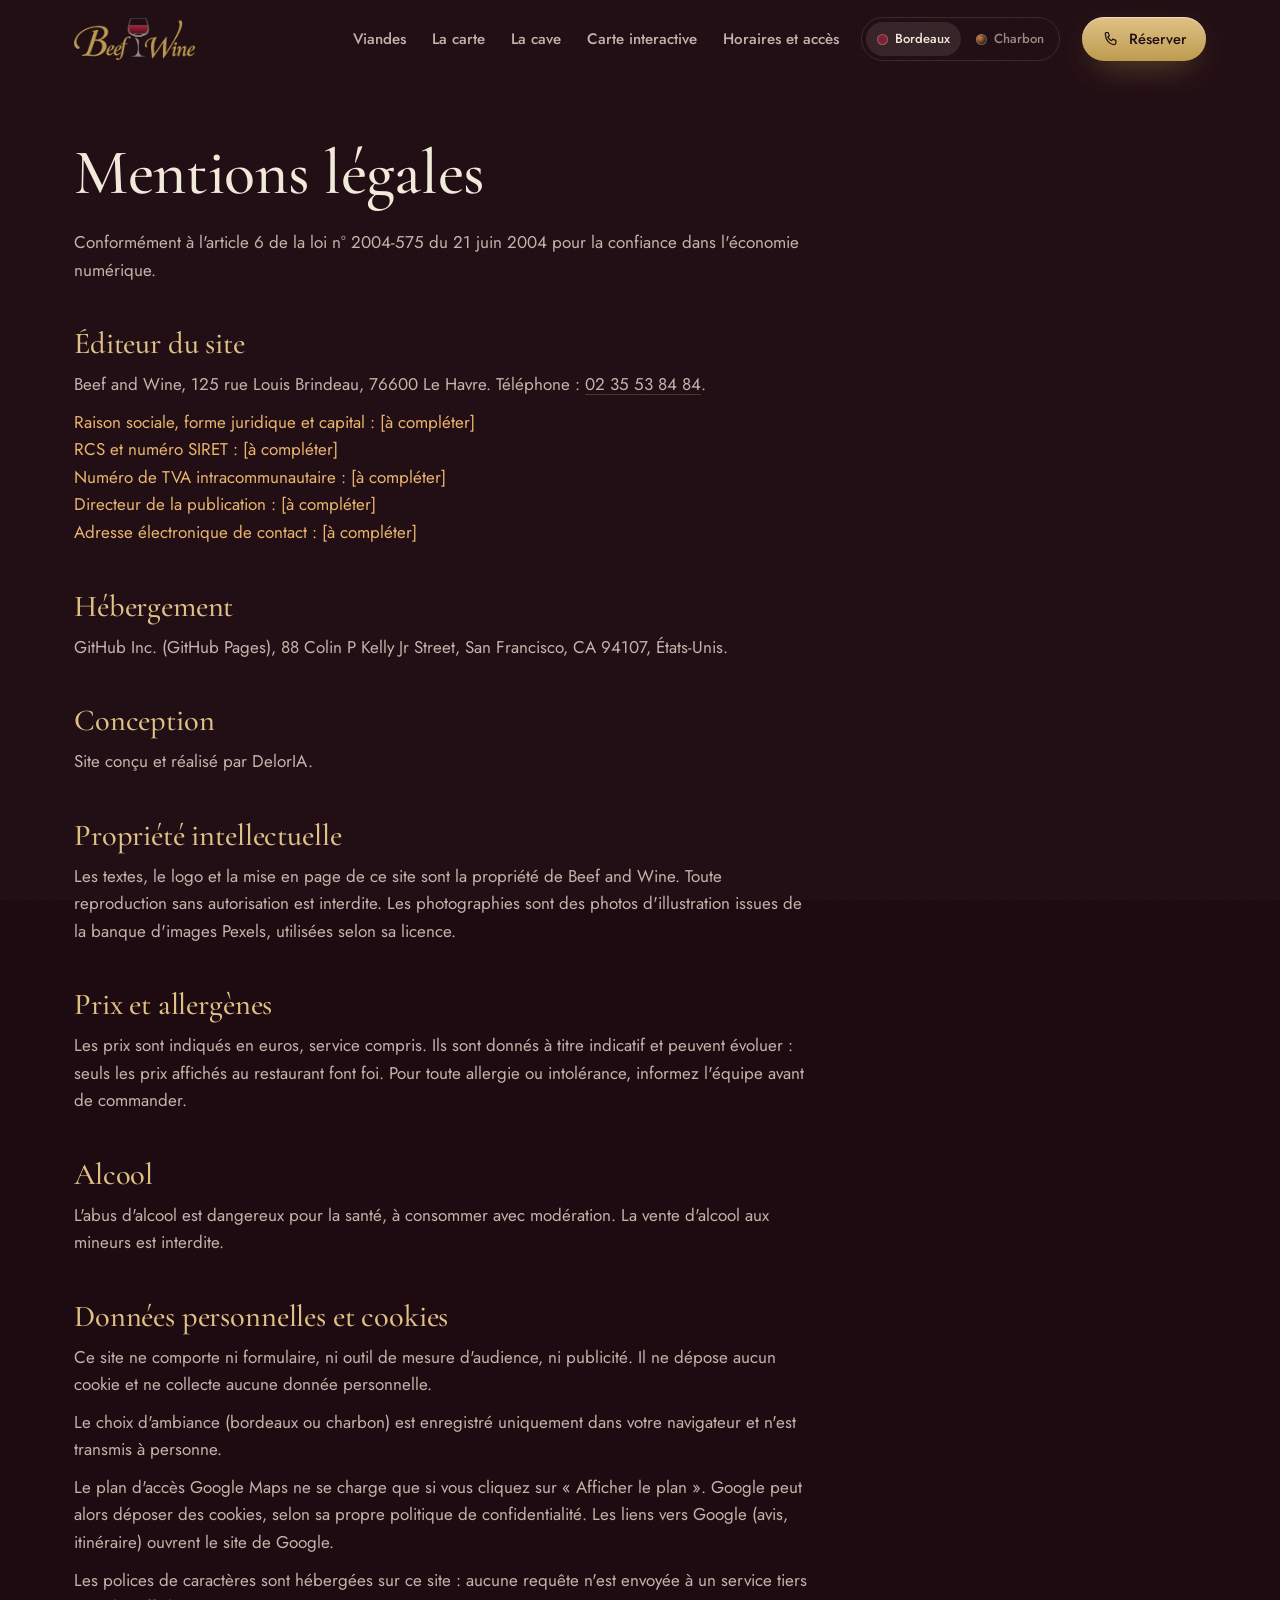
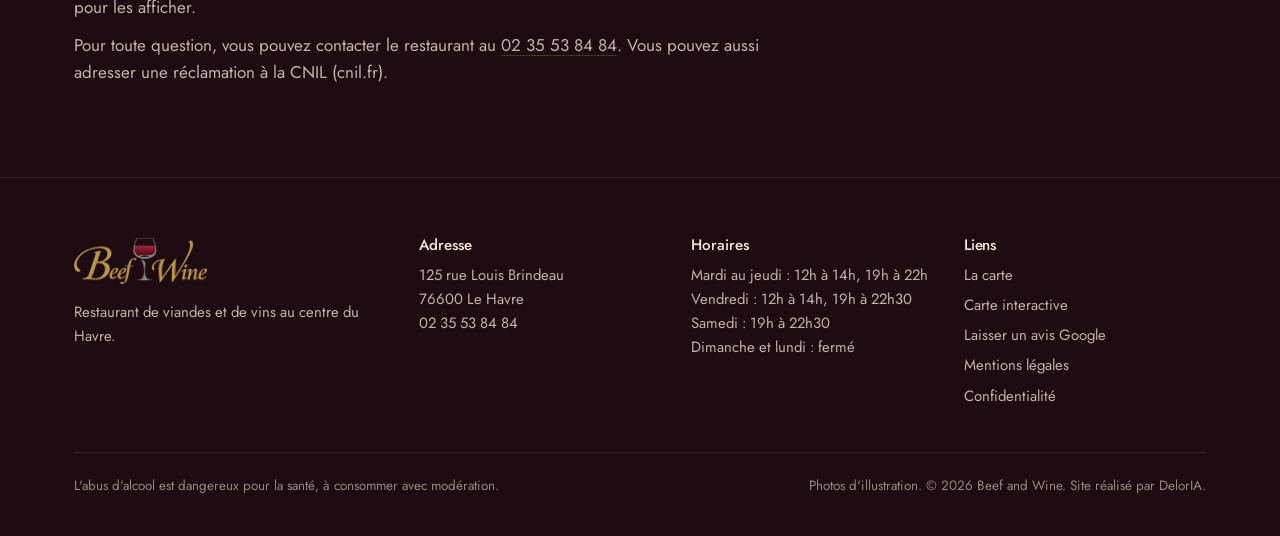
<file: site/mentions.html>
<!doctype html>
<html lang="fr" data-theme="bordeaux">
<head>
<meta charset="utf-8">
<meta name="viewport" content="width=device-width, initial-scale=1, viewport-fit=cover">
<title>Mentions légales, Beef and Wine</title>
<meta name="description" content="Mentions légales et politique de confidentialité du site du restaurant Beef and Wine, Le Havre.">
<link rel="canonical" href="https://tomhodet.github.io/beefandwine/site/mentions.html">
<meta name="theme-color" content="#1E0B11">
<meta property="og:type" content="restaurant">
<meta property="og:locale" content="fr_FR">
<meta property="og:site_name" content="Beef and Wine">
<meta property="og:title" content="Mentions légales, Beef and Wine">
<meta property="og:description" content="Mentions légales et politique de confidentialité du site du restaurant Beef and Wine, Le Havre.">
<meta property="og:url" content="https://tomhodet.github.io/beefandwine/site/mentions.html">
<meta property="og:image" content="https://tomhodet.github.io/beefandwine/site/img/og.jpg">
<meta property="og:image:width" content="1200"><meta property="og:image:height" content="630">
<meta name="twitter:card" content="summary_large_image">
<link rel="icon" type="image/png" sizes="32x32" href="img/favicon-32.png">
<link rel="apple-touch-icon" href="img/apple-touch-icon.png">
<link rel="preload" href="fonts/CormorantGaramond-500.woff2" as="font" type="font/woff2" crossorigin>
<link rel="preload" href="fonts/Jost-400.woff2" as="font" type="font/woff2" crossorigin>
<meta name="robots" content="noindex, follow">
<link rel="stylesheet" href="site.css?v=1">
<script>document.documentElement.classList.add('js');try{var t=localStorage.getItem('bw-site-theme');if(t==='charbon'||t==='bordeaux')document.documentElement.dataset.theme=t}catch(e){}</script>
</head>
<body>
<a class="skip" href="#contenu">Aller au contenu</a>
<div class="progress" aria-hidden="true"></div>
<header class="hdr">
 <div class="wrap hdr-in">
  <a class="brand" href="index.html" aria-label="Beef and Wine, accueil"><img src="img/logo-sm.webp" alt="Beef and Wine" width="560" height="194"></a>
  <nav class="nav" aria-label="Navigation principale">
   <a href="index.html#viandes">Viandes</a><a href="index.html#carte">La carte</a><a href="index.html#cave">La cave</a><a href="index.html#appli">Carte interactive</a><a href="index.html#infos">Horaires et accès</a>
  </nav>
  <div class="theme" role="group" aria-label="Ambiance du site"><button type="button" data-t="bordeaux" aria-pressed="true"><i></i><span>Bordeaux</span></button><button type="button" data-t="charbon" aria-pressed="false"><i></i><span>Charbon</span></button></div>
  <a class="btn btn-gold hdr-call" href="tel:+33235538484"><svg viewBox="0 0 24 24" fill="none" stroke="currentColor" stroke-width="1.6" stroke-linecap="round" stroke-linejoin="round" aria-hidden="true"><path d="M5 3.5h3.2l1.6 4.3-2.1 1.4a11 11 0 0 0 5.1 5.1l1.4-2.1 4.3 1.6V17a2.5 2.5 0 0 1-2.7 2.5C10 19 5 14 4.5 6.2A2.5 2.5 0 0 1 5 3.5Z"/></svg><span>Réserver</span></a>
  <button class="burger" type="button" aria-label="Ouvrir le menu" aria-expanded="false" aria-controls="drawer"><span></span></button>
 </div>
</header>
<div class="drawer" id="drawer" aria-hidden="true">
 <button class="drawer-x" type="button" aria-label="Fermer le menu">×</button>
 <nav aria-label="Navigation mobile">
  <a href="index.html#viandes">Viandes</a><a href="index.html#carte">La carte</a><a href="index.html#cave">La cave</a><a href="index.html#appli">Carte interactive</a><a href="index.html#infos">Horaires et accès</a><a href="index.html#avis">Votre avis</a>
 </nav>
 <div class="drawer-foot"><div class="theme" role="group" aria-label="Ambiance du site"><button type="button" data-t="bordeaux" aria-pressed="true"><i></i><span>Bordeaux</span></button><button type="button" data-t="charbon" aria-pressed="false"><i></i><span>Charbon</span></button></div><a class="btn btn-gold" href="tel:+33235538484"><svg viewBox="0 0 24 24" fill="none" stroke="currentColor" stroke-width="1.6" stroke-linecap="round" stroke-linejoin="round" aria-hidden="true"><path d="M5 3.5h3.2l1.6 4.3-2.1 1.4a11 11 0 0 0 5.1 5.1l1.4-2.1 4.3 1.6V17a2.5 2.5 0 0 1-2.7 2.5C10 19 5 14 4.5 6.2A2.5 2.5 0 0 1 5 3.5Z"/></svg><span>Réserver au 02 35 53 84 84</span></a></div>
</div>
<main id="contenu" class="legal">
 <div class="wrap">
  <h1>Mentions légales</h1>
  <p>Conformément à l'article 6 de la loi n° 2004-575 du 21 juin 2004 pour la confiance dans l'économie numérique.</p>

  <h2>Éditeur du site</h2>
  <p>Beef and Wine, 125 rue Louis Brindeau, 76600 Le Havre. Téléphone : <a href="tel:+33235538484">02 35 53 84 84</a>.</p>
  <p class="todo">Raison sociale, forme juridique et capital : [à compléter]<br>RCS et numéro SIRET : [à compléter]<br>Numéro de TVA intracommunautaire : [à compléter]<br>Directeur de la publication : [à compléter]<br>Adresse électronique de contact : [à compléter]</p>

  <h2>Hébergement</h2>
  <p>GitHub Inc. (GitHub Pages), 88 Colin P Kelly Jr Street, San Francisco, CA 94107, États-Unis.</p>

  <h2>Conception</h2>
  <p>Site conçu et réalisé par DelorIA.</p>

  <h2>Propriété intellectuelle</h2>
  <p>Les textes, le logo et la mise en page de ce site sont la propriété de Beef and Wine. Toute reproduction sans autorisation est interdite. Les photographies sont des photos d'illustration issues de la banque d'images Pexels, utilisées selon sa licence.</p>

  <h2>Prix et allergènes</h2>
  <p>Les prix sont indiqués en euros, service compris. Ils sont donnés à titre indicatif et peuvent évoluer : seuls les prix affichés au restaurant font foi. Pour toute allergie ou intolérance, informez l'équipe avant de commander.</p>

  <h2>Alcool</h2>
  <p>L'abus d'alcool est dangereux pour la santé, à consommer avec modération. La vente d'alcool aux mineurs est interdite.</p>

  <h2 id="confidentialite">Données personnelles et cookies</h2>
  <p>Ce site ne comporte ni formulaire, ni outil de mesure d'audience, ni publicité. Il ne dépose aucun cookie et ne collecte aucune donnée personnelle.</p>
  <p>Le choix d'ambiance (bordeaux ou charbon) est enregistré uniquement dans votre navigateur et n'est transmis à personne.</p>
  <p>Le plan d'accès Google Maps ne se charge que si vous cliquez sur « Afficher le plan ». Google peut alors déposer des cookies, selon sa propre politique de confidentialité. Les liens vers Google (avis, itinéraire) ouvrent le site de Google.</p>
  <p>Les polices de caractères sont hébergées sur ce site : aucune requête n'est envoyée à un service tiers pour les afficher.</p>
  <p>Pour toute question, vous pouvez contacter le restaurant au <a href="tel:+33235538484">02 35 53 84 84</a>. Vous pouvez aussi adresser une réclamation à la CNIL (cnil.fr).</p>
 </div>
</main>
<footer class="foot">
 <div class="wrap">
  <div class="foot-grid">
   <div><img src="img/logo-sm.webp" alt="Beef and Wine" width="560" height="194" loading="lazy"><p>Restaurant de viandes et de vins au centre du Havre.</p></div>
   <div><h3>Adresse</h3><p>125 rue Louis Brindeau<br>76600 Le Havre<br><a href="tel:+33235538484">02 35 53 84 84</a></p></div>
   <div><h3>Horaires</h3><p>Mardi au jeudi : 12h à 14h, 19h à 22h<br>Vendredi : 12h à 14h, 19h à 22h30<br>Samedi : 19h à 22h30<br>Dimanche et lundi : fermé</p></div>
   <div><h3>Liens</h3><ul><li><a href="index.html#carte">La carte</a></li><li><a href="../">Carte interactive</a></li><li><a href="https://search.google.com/local/writereview?placeid=ChIJixuZKxsv4EcR_pbQuk3dGVc" target="_blank" rel="noopener">Laisser un avis Google</a></li><li><a href="mentions.html">Mentions légales</a></li><li><a href="mentions.html#confidentialite">Confidentialité</a></li></ul></div>
  </div>
  <div class="foot-legal"><p>L'abus d'alcool est dangereux pour la santé, à consommer avec modération.</p><p>Photos d'illustration. © 2026 Beef and Wine. Site réalisé par DelorIA.</p></div>
 </div>
</footer>
<nav class="mbar" aria-label="Actions rapides">
 <a class="call" href="tel:+33235538484"><svg viewBox="0 0 24 24" fill="none" stroke="currentColor" stroke-width="1.6" stroke-linecap="round" stroke-linejoin="round" aria-hidden="true"><path d="M5 3.5h3.2l1.6 4.3-2.1 1.4a11 11 0 0 0 5.1 5.1l1.4-2.1 4.3 1.6V17a2.5 2.5 0 0 1-2.7 2.5C10 19 5 14 4.5 6.2A2.5 2.5 0 0 1 5 3.5Z"/></svg><span>Appeler</span></a>
 <a href="https://www.google.com/maps/dir/?api=1&destination=Beef%20and%20Wine%2C%20125%20rue%20Louis%20Brindeau%2C%2076600%20Le%20Havre&destination_place_id=ChIJixuZKxsv4EcR_pbQuk3dGVc" target="_blank" rel="noopener"><svg viewBox="0 0 24 24" fill="none" stroke="currentColor" stroke-width="1.6" stroke-linecap="round" stroke-linejoin="round" aria-hidden="true"><path d="M12 21s-6.5-5.6-6.5-11a6.5 6.5 0 0 1 13 0c0 5.4-6.5 11-6.5 11Z"/><circle cx="12" cy="10" r="2.4"/></svg><span>Itinéraire</span></a>
 <a href="index.html#carte"><svg viewBox="0 0 24 24" fill="none" stroke="currentColor" stroke-width="1.6" stroke-linecap="round" aria-hidden="true"><path d="M7 4h10a1 1 0 0 1 1 1v14a1 1 0 0 1-1 1H7a1 1 0 0 1-1-1V5a1 1 0 0 1 1-1Z"/><path d="M9 8.5h6M9 12h6M9 15.5h4"/></svg><span>La carte</span></a>
</nav>
<script src="site.js?v=1" defer></script>
</body>
</html>
</file>
<file: site/site.css>
/* Beef and Wine : site vitrine */
@font-face{font-family:'Cormorant Garamond';font-style:normal;font-weight:500;font-display:swap;src:url(fonts/CormorantGaramond-500.woff2) format('woff2')}
@font-face{font-family:'Cormorant Garamond';font-style:normal;font-weight:600;font-display:swap;src:url(fonts/CormorantGaramond-600.woff2) format('woff2')}
@font-face{font-family:'Cormorant Garamond';font-style:italic;font-weight:500;font-display:swap;src:url(fonts/CormorantGaramond-500i.woff2) format('woff2')}
@font-face{font-family:'Cormorant Garamond';font-style:italic;font-weight:600;font-display:swap;src:url(fonts/CormorantGaramond-600i.woff2) format('woff2')}
@font-face{font-family:'Jost';font-style:normal;font-weight:400;font-display:swap;src:url(fonts/Jost-400.woff2) format('woff2')}
@font-face{font-family:'Jost';font-style:normal;font-weight:500;font-display:swap;src:url(fonts/Jost-500.woff2) format('woff2')}
@font-face{font-family:'Jost';font-style:normal;font-weight:600;font-display:swap;src:url(fonts/Jost-600.woff2) format('woff2')}

:root{
  --bg:#1E0B11; --bg-rgb:30,11,17; --bg-2:#260E17; --surface:#331321; --surface-2:#42192B;
  --accent:#8E2236; --accent-hi:#C24A60; --glow:142,34,54;
  --gold:#BC9A4C; --gold-hi:#DFC184; --gold-lo:#8A6F33;
  --ink:#F3E9DA; --ink-2:rgba(243,233,218,.76); --ink-3:rgba(243,233,218,.56);
  --line:rgba(188,154,76,.28); --line-2:rgba(243,233,218,.12);
  --paper:#EFE5D0; --paper-2:#E4D6BA; --paper-ink:#2A1610;
  --ok:#8FCB9B;
  --serif:'Cormorant Garamond',Garamond,'Times New Roman',serif;
  --sans:'Jost','Avenir Next','Segoe UI',system-ui,sans-serif;
  --wrap:1220px; --gut:clamp(16px,4.2vw,44px);
  --ease:cubic-bezier(.22,.7,.18,1);
  color-scheme:dark;
}
html[data-theme="charbon"]{
  --bg:#15110E; --bg-rgb:21,17,14; --bg-2:#1C1713; --surface:#27201A; --surface-2:#332A22;
  --accent:#A3481F; --accent-hi:#E07B3E; --glow:196,92,38;
}

*,*::before,*::after{box-sizing:border-box}
html{-webkit-text-size-adjust:100%;scroll-behavior:smooth;scroll-padding-top:88px}
body{margin:0;background:var(--bg);color:var(--ink);font:400 17px/1.62 var(--sans);-webkit-font-smoothing:antialiased;text-rendering:optimizeLegibility;overflow-x:clip;transition:background-color .7s var(--ease)}
img,video,svg,canvas{display:block;max-width:100%}
a{color:inherit;text-decoration-color:var(--line);text-underline-offset:.22em}
a:hover{text-decoration-color:var(--gold)}
button{font:inherit;color:inherit;background:none;border:0;padding:0;cursor:pointer}
:focus-visible{outline:2px solid var(--gold-hi);outline-offset:3px;border-radius:8px}
h1,h2,h3{font-family:var(--serif);font-weight:500;margin:0;line-height:1.02;letter-spacing:-.005em}
p{margin:0}
.wrap{max-width:var(--wrap);margin-inline:auto;padding-inline:var(--gut)}
.sr{position:absolute!important;width:1px;height:1px;overflow:hidden;clip:rect(0 0 0 0);white-space:nowrap}
.skip{position:fixed;left:16px;top:-80px;z-index:200;background:var(--gold);color:#1B0A0F;padding:12px 18px;border-radius:999px;text-decoration:none;font-weight:500}
.skip:focus{top:12px}
/* grain */
body::after{content:"";position:fixed;inset:0;pointer-events:none;z-index:90;opacity:.07;
  background-image:url("data:image/svg+xml,%3Csvg xmlns='http://www.w3.org/2000/svg' width='160' height='160'%3E%3Cfilter id='n'%3E%3CfeTurbulence type='fractalNoise' baseFrequency='.9' numOctaves='2' stitchTiles='stitch'/%3E%3CfeColorMatrix values='0 0 0 0 1 0 0 0 0 1 0 0 0 0 1 0 0 0 .55 0'/%3E%3C/filter%3E%3Crect width='100%25' height='100%25' filter='url(%23n)'/%3E%3C/svg%3E")}

/* titres de section */
.sec{padding-block:clamp(84px,11vw,150px)}
.sec-h{display:grid;gap:18px;margin-bottom:clamp(36px,5vw,64px);max-width:40rem}
.sec-h h2{font-size:clamp(2.6rem,5.4vw,4.4rem)}
.sec-h p{color:var(--ink-2);font-size:1.0625rem;max-width:34rem}
.rule{width:64px;height:1px;background:linear-gradient(90deg,var(--gold),transparent)}

/* boutons */
.btn{display:inline-flex;align-items:center;justify-content:center;gap:.6em;min-height:52px;padding:0 26px;border-radius:999px;font:500 1rem/1 var(--sans);letter-spacing:.01em;text-decoration:none;white-space:nowrap;transition:transform .35s var(--ease),background-color .35s,box-shadow .35s,border-color .35s,color .35s}
.btn svg{width:18px;height:18px;flex:none}
.btn-gold{background:linear-gradient(180deg,var(--gold-hi),var(--gold));color:#1B0A0F;box-shadow:0 12px 34px -14px rgba(188,154,76,.7),inset 0 1px 0 rgba(255,255,255,.45)}
.btn-gold:hover{transform:translateY(-2px);box-shadow:0 18px 44px -14px rgba(188,154,76,.85),inset 0 1px 0 rgba(255,255,255,.45)}
.btn-line{border:1px solid var(--line);background:rgba(243,233,218,.03);color:var(--ink)}
.btn-line:hover{border-color:var(--gold);background:rgba(188,154,76,.1)}

/* ------------------------------------------------ en-tête */
.progress{position:fixed;left:0;top:0;height:2px;width:100%;transform-origin:0 50%;transform:scaleX(0);background:linear-gradient(90deg,var(--gold-lo),var(--gold-hi));z-index:60}
.hdr{position:fixed;inset:0 0 auto;z-index:50;transition:background-color .45s,box-shadow .45s,backdrop-filter .45s}
.hdr.solid{background:rgba(var(--bg-rgb),.8);-webkit-backdrop-filter:blur(14px) saturate(1.25);backdrop-filter:blur(14px) saturate(1.25);box-shadow:0 1px 0 var(--line-2)}
.hdr-in{display:flex;align-items:center;gap:22px;height:78px}
.brand{display:block;flex:none;line-height:0}
.brand img{height:42px;width:auto}
.nav{display:flex;gap:26px;margin-left:auto}
.nav a{font-weight:500;font-size:.95rem;color:var(--ink-2);text-decoration:none;padding:8px 0;position:relative;transition:color .3s}
.nav a::after{content:"";position:absolute;left:0;right:0;bottom:2px;height:1px;background:var(--gold);transform:scaleX(0);transform-origin:right;transition:transform .45s var(--ease)}
.nav a:hover{color:var(--ink)}
.nav a:hover::after{transform:scaleX(1);transform-origin:left}
.theme{display:flex;align-items:center;gap:4px;padding:4px;border:1px solid var(--line-2);border-radius:999px}
.theme button{display:flex;align-items:center;gap:7px;padding:6px 11px;border-radius:999px;font-size:.82rem;font-weight:500;color:var(--ink-3);transition:background-color .3s,color .3s}
.theme button i{width:11px;height:11px;border-radius:50%;box-shadow:inset 0 0 0 1px rgba(255,255,255,.25)}
.theme button[data-t="bordeaux"] i{background:#7A1E31}
.theme button[data-t="charbon"] i{background:radial-gradient(circle at 35% 35%,#E07B3E,#2A221C 62%)}
.theme button[aria-pressed="true"]{background:rgba(243,233,218,.1);color:var(--ink)}
.hdr-call{min-height:44px;padding:0 20px;font-size:.92rem}
.burger{display:none;width:44px;height:44px;border-radius:50%;border:1px solid var(--line-2);align-items:center;justify-content:center}
.burger span{position:relative;display:block;width:18px;height:1.5px;background:var(--ink)}
.burger span::before,.burger span::after{content:"";position:absolute;left:0;width:18px;height:1.5px;background:var(--ink);transition:transform .35s var(--ease)}
.burger span::before{top:-6px}.burger span::after{top:6px}

.drawer{position:fixed;inset:0;z-index:70;background:rgba(var(--bg-rgb),.97);-webkit-backdrop-filter:blur(10px);backdrop-filter:blur(10px);display:flex;flex-direction:column;padding:96px var(--gut) 40px;opacity:0;visibility:hidden;transition:opacity .45s var(--ease),visibility .45s}
.drawer.open{opacity:1;visibility:visible}
.drawer nav{display:grid;gap:6px}
.drawer nav a{font-family:var(--serif);font-size:2.4rem;line-height:1.15;text-decoration:none;color:var(--ink);transform:translateY(14px);opacity:0;transition:transform .6s var(--ease),opacity .6s}
.drawer.open nav a{transform:none;opacity:1}
.drawer.open nav a:nth-child(2){transition-delay:.04s}.drawer.open nav a:nth-child(3){transition-delay:.08s}.drawer.open nav a:nth-child(4){transition-delay:.12s}.drawer.open nav a:nth-child(5){transition-delay:.16s}.drawer.open nav a:nth-child(6){transition-delay:.2s}
.drawer-foot{margin-top:auto;display:grid;gap:16px}
.drawer-x{position:absolute;top:17px;right:var(--gut);width:44px;height:44px;border-radius:50%;border:1px solid var(--line-2);font-size:24px;line-height:1}

/* ------------------------------------------------ accueil */
.hero{position:relative;min-height:100vh;min-height:100svh;display:flex;align-items:center;overflow:hidden;isolation:isolate;padding:110px 0 70px}
.hero-photo{position:absolute;inset:0;z-index:-4;overflow:hidden}
.hero-photo img{width:100%;height:100%;object-fit:cover;object-position:60% 50%;transform:scale(1.1);animation:kb 28s var(--ease) infinite alternate}
@keyframes kb{to{transform:scale(1.2) translate(-1.6%,1.2%)}}
.hero-shade{position:absolute;inset:0;z-index:-2;pointer-events:none;background:
  radial-gradient(90% 80% at 78% 45%,rgba(var(--bg-rgb),.15) 0,rgba(var(--bg-rgb),.62) 58%,rgba(var(--bg-rgb),.94) 100%),
  linear-gradient(90deg,rgba(var(--bg-rgb),.92) 0,rgba(var(--bg-rgb),.55) 46%,rgba(var(--bg-rgb),.2) 100%),
  linear-gradient(180deg,rgba(var(--bg-rgb),.6) 0,transparent 24%,transparent 74%,var(--bg) 100%)}
canvas.smoke{position:absolute;inset:0;width:100%;height:100%;z-index:-1;pointer-events:none}
.hero-grid{position:relative;display:grid;grid-template-columns:minmax(0,1fr) auto;align-items:center;gap:clamp(30px,5vw,80px);width:100%}
.hero-where{font-family:var(--serif);font-style:italic;font-size:1.3rem;color:var(--gold-hi);margin-bottom:18px}
.hero h1{font-size:clamp(3.2rem,6.6vw,6.4rem);line-height:.94;letter-spacing:-.015em}
.hero h1 .ln{display:block;overflow:hidden;padding-bottom:.08em}
.hero h1 .ln>span{display:block}
.hero h1 .amp{font-style:italic;color:var(--gold-hi);font-weight:500;padding-right:.08em}
.hero-lead{margin-top:26px;max-width:33rem;color:var(--ink-2);font-size:1.12rem}
.hero-cta{display:flex;flex-wrap:wrap;gap:12px;margin-top:34px}
.status{display:inline-flex;align-items:center;gap:10px;margin-top:22px;font-size:.95rem;color:var(--ink-2)}
.status i{width:8px;height:8px;border-radius:50%;background:var(--accent-hi);box-shadow:0 0 0 4px rgba(var(--glow),.25)}
.status.open i{background:var(--ok);box-shadow:0 0 0 4px rgba(143,203,155,.18);animation:beat 2.4s ease-in-out infinite}
@keyframes beat{50%{box-shadow:0 0 0 7px rgba(143,203,155,0)}}

.arch{position:relative;margin:0;height:min(74svh,740px);aspect-ratio:9/16;transform-style:preserve-3d;transform:perspective(1100px) rotateX(var(--rx,0deg)) rotateY(var(--ry,0deg));transition:transform .9s var(--ease)}
.arch::before{content:"";position:absolute;inset:-12px;border:1px solid var(--line);border-radius:50% 50% 30px 30px / 28.5% 28.5% 30px 30px;pointer-events:none}
.arch-in{position:absolute;inset:0;overflow:hidden;border-radius:50% 50% 22px 22px / 28.1% 28.1% 22px 22px;border:1px solid rgba(223,193,132,.55);box-shadow:0 50px 120px -40px rgba(var(--glow),.75),0 30px 60px -30px #000;background:#120609}
.arch-in video,.arch-in img{width:100%;height:100%;object-fit:cover}
.arch-in::after{content:"";position:absolute;inset:0;pointer-events:none;background:linear-gradient(115deg,rgba(255,255,255,.14) 0,transparent 32%,transparent 70%,rgba(255,255,255,.05) 100%);mix-blend-mode:screen}
.arch-play{position:absolute;left:50%;bottom:22px;transform:translateX(-50%);display:none;align-items:center;gap:8px;padding:10px 16px;border-radius:999px;background:rgba(var(--bg-rgb),.7);border:1px solid var(--line);font-size:.85rem}
.arch.blocked .arch-play{display:inline-flex}

/* séquence d'ouverture */
.js .hero .ln>span{transform:translateY(105%)}
.js .hero-where,.js .hero-lead,.js .hero-cta,.js .hero .status{opacity:0;transform:translateY(14px)}
.js .arch{opacity:0}
.loaded .hero .ln>span{transform:none;transition:transform 1.1s var(--ease)}
.loaded .hero .ln:nth-child(2)>span{transition-delay:.12s}
.loaded .hero-where,.loaded .hero-lead,.loaded .hero-cta,.loaded .hero .status{opacity:1;transform:none;transition:opacity .9s var(--ease),transform .9s var(--ease)}
.loaded .hero-where{transition-delay:.05s}.loaded .hero-lead{transition-delay:.45s}.loaded .hero-cta{transition-delay:.6s}.loaded .hero .status{transition-delay:.75s}
.loaded .arch{opacity:1;transition:opacity 1.4s var(--ease),transform .9s var(--ease)}

/* ------------------------------------------------ l'essentiel */
.ess{position:relative;z-index:2;margin-top:-1px;border-block:1px solid var(--line-2);background:linear-gradient(180deg,var(--bg),var(--bg-2))}
.ess-list{display:grid;grid-template-columns:repeat(5,minmax(0,1fr));margin:0}
.ess-list>div{padding:30px 26px 32px;border-left:1px solid var(--line-2)}
.ess-list>div:first-child{border-left:0;padding-left:0}
.ess dt{font-family:var(--serif);font-style:italic;font-size:1.22rem;color:var(--gold-hi);margin-bottom:8px}
.ess dd{margin:0;font-size:.97rem;color:var(--ink-2);line-height:1.55}
.ess dd strong{color:var(--ink);font-weight:500}
.ess dd a{color:var(--ink)}
.ess .tel{font-family:var(--serif);font-size:1.6rem;color:var(--ink);text-decoration:none;font-weight:600;letter-spacing:.01em}

/* ------------------------------------------------ viandes */
.meats-row{display:flex;gap:12px;height:clamp(500px,68vh,640px)}
.meat{position:relative;flex:1 1 0;min-width:0;border-radius:24px;overflow:hidden;background:#140609;transition:flex-grow .9s var(--ease);cursor:default;isolation:isolate;outline-offset:4px}
.meat.on{flex-grow:2.7}
.meat>img{position:absolute;inset:0;width:100%;height:100%;object-fit:cover;z-index:-2;transform:scale(1.06);filter:saturate(.85) brightness(.82);transition:transform 1.4s var(--ease),filter .9s var(--ease)}
.meat.on>img{transform:scale(1);filter:none}
.meat::after{content:"";position:absolute;inset:0;z-index:-1;background:linear-gradient(180deg,rgba(var(--bg-rgb),.05) 30%,rgba(var(--bg-rgb),.78) 66%,rgba(var(--bg-rgb),.96) 100%)}
.meat-body{position:absolute;left:0;right:0;bottom:0;padding:26px 26px 28px}
.meat-o{font-family:var(--serif);font-style:italic;color:var(--gold-hi);font-size:1.12rem}
.meat h3{font-size:clamp(1.6rem,2.3vw,2.2rem);margin-top:4px}
.meat-p{display:flex;align-items:baseline;gap:14px;margin-top:10px;color:var(--ink-2);font-size:.95rem}
.meat-p b{font-family:var(--serif);font-weight:600;font-size:1.7rem;color:var(--ink)}
.meat-more{display:grid;grid-template-rows:0fr;opacity:0;transition:grid-template-rows .8s var(--ease),opacity .6s}
.meat-more>div{overflow:hidden}
.meat.on .meat-more{grid-template-rows:1fr;opacity:1;transition-delay:.15s}
.meat-more p{margin-top:14px;max-width:30rem;color:var(--ink-2)}
.meat-wine{display:flex;gap:10px;align-items:flex-start;margin-top:14px;padding-top:14px;border-top:1px solid var(--line-2);font-size:.95rem}
.meat-wine svg{width:18px;height:22px;flex:none;margin-top:2px;color:var(--gold)}
.meat-wine b{font-weight:500;color:var(--ink)}
.sides{display:grid;grid-template-columns:1fr 1fr;gap:clamp(20px,4vw,60px);margin-top:44px;padding-top:34px;border-top:1px solid var(--line-2)}
.sides h3{font-size:1.5rem;margin-bottom:10px}
.sides ul{list-style:none;margin:0;padding:0;display:flex;flex-wrap:wrap;gap:8px}
.sides li{padding:8px 14px;border:1px solid var(--line-2);border-radius:999px;font-size:.93rem;color:var(--ink-2)}

/* ------------------------------------------------ la découpe */
.cut{position:relative;height:190vh}
.cut-stick{--y1:64%;--y2:36%;position:sticky;top:0;height:100vh;height:100svh;overflow:hidden;background:#0c0406}
.cut-half{position:absolute;inset:0;will-change:transform}
.cut-half>img{position:absolute;inset:-3%;width:106%;height:106%;max-width:none;object-fit:cover;filter:brightness(.62) saturate(.95)}
.cut-a{clip-path:polygon(0 0,100% 0,100% var(--y2,36%),0 var(--y1,64%));transform:translate(calc(var(--sep,0px) * -.28),calc(var(--sep,0px) * -1))}
.cut-b{clip-path:polygon(0 var(--y1,64%),100% var(--y2,36%),100% 100%,0 100%);transform:translate(calc(var(--sep,0px) * .28),var(--sep,0px))}
.cut-q{position:absolute;font-family:var(--serif);font-weight:500;font-size:clamp(2.2rem,5.6vw,5.4rem);line-height:1;letter-spacing:-.01em;color:var(--ink);text-shadow:0 6px 40px rgba(0,0,0,.6)}
.cut-qa{left:var(--gut);top:15%;max-width:9.5em}
.cut-qb{right:var(--gut);bottom:13%;max-width:9.5em;text-align:right}
.cut-q em{font-style:italic;color:var(--gold-hi)}
.cut-line{position:absolute;left:0;top:0;width:100%;height:2px;margin-top:-1px;transform-origin:0 50%;pointer-events:none}
.cut-line i{display:block;height:100%;border-radius:2px;background:linear-gradient(90deg,rgba(242,220,166,0),#F2DCA6 5%,#DFC184 95%,rgba(242,220,166,0));transform-origin:0 50%;transform:scaleX(var(--d,0));box-shadow:0 0 calc(4px + var(--g,0) * 16px) rgba(245,223,168,calc(.25 + var(--g,0) * .6))}
.knife{position:absolute;left:0;top:0;width:clamp(240px,34vw,520px);height:auto;transform:translateX(-140%);transform-origin:85% 72%;will-change:transform;filter:drop-shadow(0 18px 24px rgba(0,0,0,.55))}

/* ------------------------------------------------ la carte */
.carte-grid{display:grid;grid-template-columns:minmax(0,.82fr) minmax(0,1.18fr);gap:clamp(30px,5vw,80px);align-items:start}
.preview{margin:0;position:sticky;top:110px;aspect-ratio:4/5;border-radius:26px;overflow:hidden;background:#150709;box-shadow:0 40px 90px -50px rgba(var(--glow),.8)}
.preview img{position:absolute;inset:0;width:100%;height:100%;object-fit:cover;transition:opacity .6s var(--ease),transform 1.2s var(--ease)}
.preview img.out{opacity:0;transform:scale(1.04)}
.preview figcaption{position:absolute;left:18px;bottom:16px;right:18px;font-family:var(--serif);font-style:italic;font-size:1.15rem;color:var(--ink);text-shadow:0 2px 14px rgba(0,0,0,.7)}
.preview::after{content:"";position:absolute;inset:0;background:linear-gradient(180deg,transparent 60%,rgba(0,0,0,.55));pointer-events:none}
.tabs{display:flex;gap:6px;overflow-x:auto;scrollbar-width:none;margin:0 calc(var(--gut) * -1) 26px;padding:2px var(--gut) 6px;scroll-snap-type:x proximity}
.tabs::-webkit-scrollbar{display:none}
.tabs button{flex:none;scroll-snap-align:start;padding:11px 18px;border-radius:999px;border:1px solid var(--line-2);font-weight:500;font-size:.95rem;color:var(--ink-2);transition:background-color .35s,color .35s,border-color .35s}
.tabs button:hover{border-color:var(--line);color:var(--ink)}
.tabs button[aria-selected="true"]{background:var(--ink);color:var(--bg);border-color:var(--ink)}
.panel h3{font-size:1.65rem;margin:34px 0 6px;color:var(--gold-hi);font-style:italic}
.panel h3:first-child{margin-top:0}
.panel .note{color:var(--ink-3);font-size:.92rem;margin-bottom:6px}
.js .panel:not(.on){display:none}
.panel.on{animation:pin .6s var(--ease)}
@keyframes pin{from{opacity:0;transform:translateY(8px)}}
.items{list-style:none;margin:0;padding:0}
.it{padding:15px 0;border-bottom:1px solid var(--line-2);transition:background-color .3s}
.it-row{display:flex;align-items:baseline;gap:10px}
.it-n{font-family:var(--serif);font-weight:600;font-size:1.32rem;line-height:1.2}
.it-dots{flex:1;min-width:20px;border-bottom:1px dotted rgba(243,233,218,.28);transform:translateY(-.3em)}
.it-p{font-family:var(--serif);font-weight:600;font-size:1.28rem;white-space:nowrap;color:var(--gold-hi)}
.it-d{color:var(--ink-3);font-size:.95rem;margin-top:2px}
.it-t{display:inline-block;margin-left:8px;padding:2px 9px;border-radius:999px;border:1px solid var(--line);color:var(--gold-hi);font:500 .72rem/1.5 var(--sans);vertical-align:.25em;letter-spacing:.02em}
.it[data-img]{cursor:default}
.it.hot .it-n{color:var(--gold-hi)}
.carte-foot{display:flex;flex-wrap:wrap;gap:12px;align-items:center;margin-top:30px}
.carte-legal{margin-top:20px;color:var(--ink-3);font-size:.88rem}

/* ------------------------------------------------ la cave */
.cave{position:relative;overflow:hidden;isolation:isolate;background:#0d0507}
html[data-theme="charbon"] .cave{background:#0f0c0a}
.cave-bg{position:absolute;inset:-10% 0;z-index:-1;will-change:transform}
.cave-bg img{width:100%;height:100%;object-fit:cover;opacity:.32;filter:saturate(.8)}
.cave-bg::after{content:"";position:absolute;inset:0;background:radial-gradient(70% 60% at 50% 30%,transparent,rgba(var(--bg-rgb),.9)),linear-gradient(180deg,var(--bg) 0,transparent 20%,transparent 70%,var(--bg) 100%)}
.cave-lead{font-family:var(--serif);font-size:clamp(1.7rem,3.2vw,2.6rem);line-height:1.22;max-width:48rem;color:var(--ink)}
.cave-lead b{font-weight:600;color:var(--gold-hi);font-size:1.25em;font-variant-numeric:lining-nums}
.labels-wrap{position:relative;margin-top:clamp(40px,6vw,70px)}
.labels{display:flex;gap:22px;overflow-x:auto;scroll-snap-type:x proximity;padding:30px max(var(--gut),calc((100vw - var(--wrap)) / 2 + var(--gut))) 40px;scrollbar-width:none;perspective:1100px;cursor:grab}
.labels::-webkit-scrollbar{display:none}
.labels.drag{cursor:grabbing;scroll-snap-type:none}
.lbl{flex:none;width:230px;scroll-snap-align:center;position:relative;padding:22px 18px 20px;text-align:center;color:var(--paper-ink);border-radius:6px;transform:rotateY(var(--ry,0deg)) scale(var(--s,1));transition:transform .25s linear;
  background:radial-gradient(120% 90% at 30% 10%,#F7EFDD 0,var(--paper) 45%,var(--paper-2) 100%);box-shadow:0 30px 50px -28px rgba(0,0,0,.85),0 2px 0 rgba(255,255,255,.4) inset}
.lbl::before{content:"";position:absolute;inset:8px;border:1px solid rgba(138,111,51,.55);outline:1px solid rgba(138,111,51,.3);outline-offset:-4px;border-radius:3px;pointer-events:none}
.lbl::after{content:"";position:absolute;inset:0;border-radius:6px;background:linear-gradient(105deg,transparent 30%,rgba(255,255,255,.55) 45%,transparent 60%);background-size:250% 100%;background-position:var(--sh,120%) 0;mix-blend-mode:soft-light;pointer-events:none}
.lbl-r{font:500 .7rem/1.4 var(--sans);letter-spacing:.16em;text-transform:uppercase;color:#7B6230}
.lbl-crest{width:38px;height:30px;margin:10px auto 8px;color:#9A7B36}
.lbl h3{font-family:var(--serif);font-weight:600;font-size:1.32rem;line-height:1.08;letter-spacing:.06em;text-transform:uppercase;min-height:2.2em;display:flex;align-items:center;justify-content:center}
.lbl-c{font-family:var(--serif);font-style:italic;font-size:1rem;color:#5A3D2A;margin-top:6px;min-height:1.3em}
.lbl-y{font-family:var(--serif);font-weight:600;font-size:2.5rem;line-height:1;margin-top:10px;color:#6E1A28}
.lbl-p{margin-top:12px;padding-top:10px;border-top:1px solid rgba(138,111,51,.4);font:500 .95rem/1 var(--sans);color:var(--paper-ink)}
.labels-hint{text-align:center;color:var(--ink-3);font-size:.88rem;margin-top:10px;padding-inline:var(--gut)}
.tl{display:flex;align-items:center;gap:16px;max-width:560px;margin:-6px auto 0;padding-inline:var(--gut);font-family:var(--serif);font-weight:600;font-size:1.15rem;color:var(--gold-hi)}
.tl-track{position:relative;flex:1;height:1px;background:linear-gradient(90deg,var(--gold-lo),var(--line) 50%,var(--gold-lo))}
.tl-track i{position:absolute;top:50%;left:0;width:11px;height:11px;margin:-5.5px 0 0 -5.5px;border-radius:50%;background:var(--gold-hi);box-shadow:0 0 0 5px rgba(223,193,132,.16),0 0 18px rgba(223,193,132,.6)}

.pair{margin-top:clamp(60px,8vw,110px);display:grid;grid-template-columns:minmax(0,1fr) minmax(0,1.1fr);gap:clamp(28px,5vw,70px);align-items:center;padding:clamp(26px,4vw,52px);border:1px solid var(--line);border-radius:30px;background:linear-gradient(160deg,rgba(var(--glow),.18),rgba(var(--bg-rgb),.6) 60%);-webkit-backdrop-filter:blur(6px);backdrop-filter:blur(6px)}
.pair h3{font-size:clamp(2rem,3.4vw,2.8rem)}
.pair-intro{color:var(--ink-2);margin-top:12px;max-width:28rem}
.pair-pick{display:grid;gap:8px;margin-top:26px}
.pair-pick button{display:flex;justify-content:space-between;align-items:center;gap:12px;text-align:left;padding:14px 18px;border-radius:16px;border:1px solid var(--line-2);font-size:1rem;transition:background-color .35s,border-color .35s,color .35s}
.pair-pick button small{color:var(--ink-3);font-size:.85rem}
.pair-pick button:hover{border-color:var(--line)}
.pair-pick button[aria-checked="true"]{background:rgba(243,233,218,.08);border-color:var(--gold)}
.pair-pick button[aria-checked="true"] small{color:var(--gold-hi)}
.pair-out{display:grid;grid-template-columns:120px minmax(0,1fr);gap:22px;align-items:start}
.pair-glass{width:120px;height:auto}
.pair-glass .lvl{transform:translateY(48px);transition:transform 1.8s cubic-bezier(.3,.8,.25,1)}
.pair-glass.pour .lvl{transform:none}
.pair-w{font-family:var(--serif);font-weight:600;font-size:clamp(1.7rem,2.6vw,2.2rem);line-height:1.1}
.pair-a{color:var(--gold-hi);margin-top:4px}
.pair-r{margin-top:16px;font-family:var(--serif);font-style:italic;font-size:1.3rem;line-height:1.4}
.pair-v{margin-top:10px;color:var(--ink-2);font-size:.97rem}
.pair-alt{margin:18px 0 0;display:grid;gap:10px}
.pair-alt div{display:grid;grid-template-columns:auto 1fr;gap:4px 12px;font-size:.93rem}
.pair-alt dt{color:var(--ink-3)}
.pair-alt dd{margin:0;color:var(--ink)}
.pair-txt>*{transition:opacity .45s var(--ease),transform .45s var(--ease)}
.pair-txt.swap>*{opacity:0;transform:translateY(6px)}

/* ------------------------------------------------ l'appli */
.app-grid{display:grid;grid-template-columns:minmax(0,1.05fr) minmax(0,.95fr);gap:clamp(30px,6vw,90px);align-items:center}
.app-feat{list-style:none;margin:30px 0 0;padding:0;display:grid;gap:0}
.app-feat li{display:grid;grid-template-columns:44px 1fr;gap:14px;padding:16px 0;border-top:1px solid var(--line-2)}
.app-feat li:last-child{border-bottom:1px solid var(--line-2)}
.app-feat svg{width:30px;height:30px;color:var(--gold)}
.app-feat b{display:block;font-family:var(--serif);font-weight:600;font-size:1.3rem}
.app-feat span{color:var(--ink-2);font-size:.97rem}
.app-cta{display:flex;flex-wrap:wrap;align-items:center;gap:22px;margin-top:32px}
.qr{display:flex;align-items:center;gap:14px;font-size:.9rem;color:var(--ink-3);max-width:15rem}
.qr svg{width:96px;height:96px;border-radius:10px;flex:none}
.phone-stage{display:flex;justify-content:center;perspective:1400px}
.phone{position:relative;width:min(300px,72vw);aspect-ratio:300/620;border-radius:48px;padding:12px;background:linear-gradient(145deg,#4a3a33,#141012 40%,#2b2220 70%,#0b0809);box-shadow:0 0 0 1px rgba(255,255,255,.08) inset,0 60px 100px -50px #000,0 40px 120px -60px rgba(var(--glow),.9);transform:rotateY(var(--ry,-14deg)) rotateX(var(--rx,6deg)) rotateZ(1.5deg);transform-style:preserve-3d;transition:transform .9s var(--ease);animation:float 7s ease-in-out infinite}
@keyframes float{50%{translate:0 -12px}}
.phone::before{content:"";position:absolute;top:22px;left:50%;width:92px;height:26px;margin-left:-46px;border-radius:20px;background:#050304;z-index:3}
.phone-screen{position:relative;height:100%;border-radius:37px;overflow:hidden;background:var(--bg)}
.phone-screen img{width:100%;height:100%;object-fit:cover;object-position:50% 0%;animation:scrollapp 30s ease-in-out infinite alternate}
@keyframes scrollapp{0%,8%{object-position:50% 0%}92%,100%{object-position:50% 100%}}
.phone-screen::after{content:"";position:absolute;inset:0;background:linear-gradient(120deg,rgba(255,255,255,.12),transparent 35%);pointer-events:none}

/* ------------------------------------------------ avis */
.avis{position:relative;overflow:hidden;isolation:isolate;border-block:1px solid var(--line-2)}
.avis-in{display:grid;grid-template-columns:minmax(0,1fr) auto;gap:30px;align-items:center;padding-block:clamp(56px,7vw,90px)}
.avis h2{font-size:clamp(2.2rem,4vw,3.4rem)}
.avis p{color:var(--ink-2);margin-top:12px;max-width:32rem}
.avis-cta{display:flex;flex-wrap:wrap;gap:12px}
.avis-img{position:absolute;inset:0;z-index:-1}
.avis-img img{position:absolute;right:0;top:0;height:100%;width:46%;object-fit:cover;opacity:.38;-webkit-mask-image:linear-gradient(90deg,transparent,#000 60%);mask-image:linear-gradient(90deg,transparent,#000 60%)}

/* ------------------------------------------------ infos */
.infos-grid{display:grid;grid-template-columns:minmax(0,.9fr) minmax(0,1.1fr);gap:clamp(30px,5vw,80px);align-items:stretch}
.hours{width:100%;border-collapse:collapse;margin-top:26px;font-size:1rem}
.hours th{text-align:left;font-weight:500;padding:12px 12px 12px 0;color:var(--ink);width:38%}
.hours td{padding:12px 0;color:var(--ink-2)}
.hours tr{border-bottom:1px solid var(--line-2)}
.hours tr.today th,.hours tr.today td{color:var(--gold-hi)}
.hours tr.today th::after{content:"aujourd'hui";margin-left:10px;padding:2px 8px;border-radius:999px;border:1px solid var(--line);font-size:.72rem;color:var(--gold-hi);vertical-align:.15em}
.hours .closed{color:var(--ink-3)}
.addr{margin-top:28px;font-family:var(--serif);font-size:1.5rem;line-height:1.3}
.infos-btns{display:flex;flex-wrap:wrap;gap:12px;margin-top:22px}
.map{position:relative;min-height:440px;border-radius:26px;overflow:hidden;border:1px solid var(--line-2);background:
  radial-gradient(circle at 54% 50%,rgba(var(--glow),.45),transparent 30%),
  repeating-linear-gradient(28deg,transparent 0 46px,rgba(243,233,218,.05) 46px 48px),
  repeating-linear-gradient(-62deg,transparent 0 70px,rgba(243,233,218,.05) 70px 72px),var(--bg-2)}
.map iframe{position:absolute;inset:0;width:100%;height:100%;border:0;filter:grayscale(.2) contrast(1.05)}
.map-ph{position:absolute;inset:0;display:grid;place-content:center;justify-items:center;gap:14px;text-align:center;padding:24px}
.map-pin{width:46px;height:58px;color:var(--gold-hi);filter:drop-shadow(0 10px 18px rgba(0,0,0,.5));animation:pin2 2.6s var(--ease) infinite}
@keyframes pin2{50%{transform:translateY(-8px)}}
.map-ph p{color:var(--ink-3);font-size:.85rem;max-width:22rem}

/* ------------------------------------------------ réserver */
.final{position:relative;overflow:hidden;isolation:isolate;text-align:center;padding-block:clamp(110px,15vw,190px)}
.final-bg{position:absolute;inset:0;z-index:-3}
.final-bg img{width:100%;height:100%;object-fit:cover;opacity:.5}
.final::before{content:"";position:absolute;inset:0;z-index:-2;background:radial-gradient(60% 70% at 50% 60%,rgba(var(--bg-rgb),.35),rgba(var(--bg-rgb),.92) 80%),linear-gradient(180deg,var(--bg),transparent 30%,transparent 70%,var(--bg))}
.final h2{font-size:clamp(2.8rem,6vw,5rem)}
.final-tel{display:inline-block;margin-top:22px;font-family:var(--serif);font-weight:600;font-size:clamp(2.6rem,7.4vw,6rem);line-height:1;color:var(--gold-hi);text-decoration:none;letter-spacing:.01em;background:linear-gradient(100deg,var(--gold) 20%,#FFF1CC 40%,var(--gold-hi) 55%,var(--gold) 80%);background-size:250% 100%;-webkit-background-clip:text;background-clip:text;-webkit-text-fill-color:transparent;animation:sheen 6s linear infinite}
@keyframes sheen{to{background-position:-250% 0}}
.final p{color:var(--ink-2);margin:20px auto 0;max-width:30rem}
.final .btn{margin-top:30px}

/* ------------------------------------------------ pied de page */
.foot{border-top:1px solid var(--line-2);padding:60px 0 40px;font-size:.93rem;color:var(--ink-2)}
.foot-grid{display:grid;grid-template-columns:1.3fr 1fr 1fr 1fr;gap:30px}
.foot img{height:46px;width:auto;margin-bottom:16px}
.foot h3{font-family:var(--sans);font-size:.95rem;font-weight:500;color:var(--ink);margin-bottom:10px}
.foot ul{list-style:none;margin:0;padding:0;display:grid;gap:6px}
.foot a{text-decoration:none}
.foot a:hover{color:var(--ink)}
.foot-legal{margin-top:44px;padding-top:22px;border-top:1px solid var(--line-2);display:flex;flex-wrap:wrap;justify-content:space-between;gap:12px 30px;font-size:.84rem;color:var(--ink-3)}

/* barre mobile */
.mbar{display:none}

/* ------------------------------------------------ mentions */
.legal{padding:140px 0 90px}
.legal h1{font-size:clamp(2.6rem,5vw,4rem);margin-bottom:24px}
.legal h2{font-size:1.9rem;margin:44px 0 12px;color:var(--gold-hi)}
.legal p,.legal li{color:var(--ink-2);max-width:46rem}
.legal p+p{margin-top:10px}
.legal .todo{color:#E9B36A}

/* ------------------------------------------------ tablette */
@media (max-width:1100px){
  .nav{gap:18px}
  .theme button span{display:none}
  .theme button{padding:7px}
  .ess-list{grid-template-columns:repeat(3,minmax(0,1fr))}
  .ess-list>div:nth-child(4){border-left:0;padding-left:0}
  .ess-list>div{padding:24px 22px}
  .foot-grid{grid-template-columns:1fr 1fr}
}
@media (max-width:960px){
  .nav,.hdr-call,.hdr .theme{display:none}
  .burger{display:flex;margin-left:auto}
}

/* ------------------------------------------------ téléphone */
@media (max-width:899px){
  body{font-size:16.5px;padding-bottom:calc(68px + env(safe-area-inset-bottom))}
  .hdr-in{height:66px}
  .brand img{height:34px}
  .hdr:not(.solid) .brand{opacity:0;pointer-events:none}
  .brand{transition:opacity .4s}
  /* la vidéo devient le décor de l'accueil */
  .hero{display:block;min-height:0;padding:calc(100vw * 16 / 9 * .6) 0 34px}
  .hero-photo{display:none}
  .hero-grid{position:static;display:block}
  .arch{position:absolute;top:0;left:0;right:0;height:auto;width:100%;z-index:-3;transform:none!important}
  .arch::before{display:none}
  .arch-in{position:relative;inset:auto;aspect-ratio:9/16;border:0;border-radius:0;box-shadow:none}
  .arch-in::after{display:none}
  .hero-shade{background:linear-gradient(180deg,rgba(var(--bg-rgb),.5) 0,transparent 12%,transparent 46%,rgba(var(--bg-rgb),.82) 62%,var(--bg) 78%)}
  .hero-where{font-size:1.15rem;margin-bottom:10px}
  .hero h1{font-size:clamp(2.7rem,12.4vw,3.6rem)}
  .hero-lead{font-size:1.02rem;margin-top:18px}
  .hero-cta{margin-top:24px}
  .hero-cta .btn{flex:1 1 100%}
  .arch-play{bottom:auto;top:calc(100vw * 16 / 9 * .5)}
  .ess-list{grid-template-columns:minmax(0,1fr)}
  .ess-list>div{display:grid;grid-template-columns:7.2rem 1fr;gap:14px;padding:18px 0;border-left:0;border-top:1px solid var(--line-2)}
  .ess-list>div:first-child{border-top:0}
  .ess dt{margin:0;font-size:1.12rem}
  .meats-row{flex-direction:column;height:auto;gap:16px}
  .meat{flex:none;min-height:0;display:flex;flex-direction:column}
  .meat>img{position:relative;inset:auto;height:62vw;max-height:340px;transform:none;filter:none;z-index:0}
  .meat::after{display:none}
  .meat-body{position:relative;padding:20px 20px 22px;background:var(--surface)}
  .meat-more{grid-template-rows:1fr;opacity:1}
  .sides{grid-template-columns:1fr}
  .cut{height:165vh}
  .cut-stick{--y1:58%;--y2:44%}
  .cut-qa{top:12%}
  .cut-qb{bottom:15%}
  .carte-grid{grid-template-columns:minmax(0,1fr)}
  .hov{display:none}
  .preview{position:relative;top:auto;aspect-ratio:16/10;border-radius:20px;margin-bottom:22px}
  .pair{grid-template-columns:minmax(0,1fr);border-radius:24px}
  .pair-out{grid-template-columns:84px minmax(0,1fr);gap:16px}
  .pair-glass{width:84px}
  .app-grid{grid-template-columns:minmax(0,1fr)}
  .phone-stage{order:-1;margin-bottom:10px}
  .phone{width:min(260px,66vw)}
  .qr{display:none}
  .app-cta .btn{flex:1 1 100%}
  .avis-in{grid-template-columns:minmax(0,1fr)}
  .avis-img img{width:100%;opacity:.18;-webkit-mask-image:linear-gradient(180deg,transparent,#000);mask-image:linear-gradient(180deg,transparent,#000)}
  .avis-cta .btn{flex:1 1 100%}
  .infos-grid{grid-template-columns:minmax(0,1fr)}
  .map{min-height:320px}
  .foot-grid{grid-template-columns:1fr}
  .lbl{width:200px}
  .labels{scroll-snap-type:x mandatory;padding-inline:calc(50% - 100px)}
  .mbar{display:grid;grid-template-columns:1.25fr 1fr 1fr;gap:8px;position:fixed;left:0;right:0;bottom:0;z-index:55;padding:10px 12px calc(10px + env(safe-area-inset-bottom));background:rgba(var(--bg-rgb),.88);-webkit-backdrop-filter:blur(14px);backdrop-filter:blur(14px);border-top:1px solid var(--line-2)}
  .mbar a{display:flex;align-items:center;justify-content:center;gap:8px;min-height:48px;border-radius:14px;text-decoration:none;font-weight:500;font-size:.95rem;border:1px solid var(--line-2)}
  .mbar a svg{width:18px;height:18px}
  .mbar a.call{background:linear-gradient(180deg,var(--gold-hi),var(--gold));color:#1B0A0F;border:0}
}
@media (max-width:899px) and (min-aspect-ratio:3/4){
  .hero{padding-top:58vh}
}

/* mouvement réduit */
@media (prefers-reduced-motion:reduce){
  *,*::before,*::after{animation-duration:.01ms!important;animation-iteration-count:1!important;transition-duration:.01ms!important;scroll-behavior:auto!important}
  .cut{height:auto}
  .cut-stick{position:relative;height:80vh}
  .knife{display:none}
  .js .hero .ln>span,.js .hero-where,.js .hero-lead,.js .hero-cta,.js .hero .status,.js .arch{transform:none;opacity:1}
}
.panel h3.sub{font-size:1.18rem;font-style:normal;font-weight:600;color:var(--ink);margin:22px 0 2px;font-family:var(--serif)}
.panel .note a{color:var(--gold-hi)}
</file>
